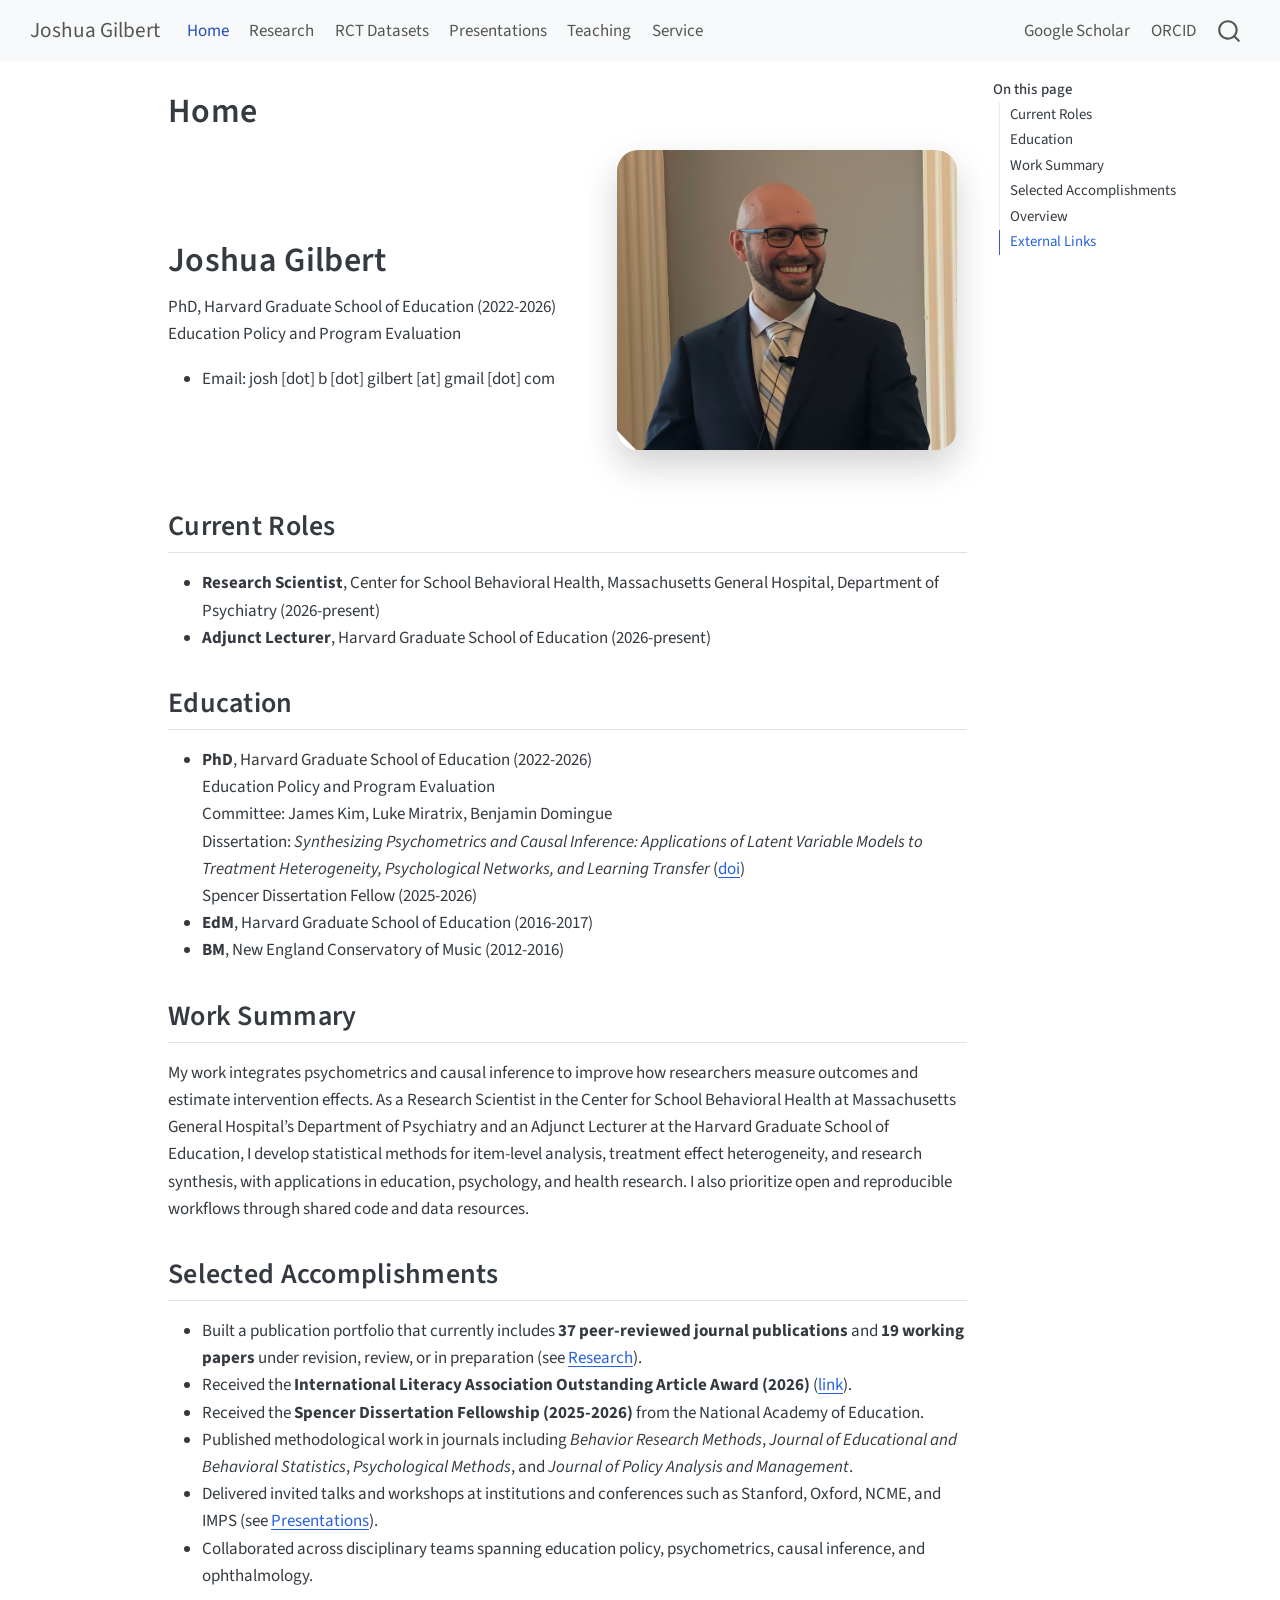
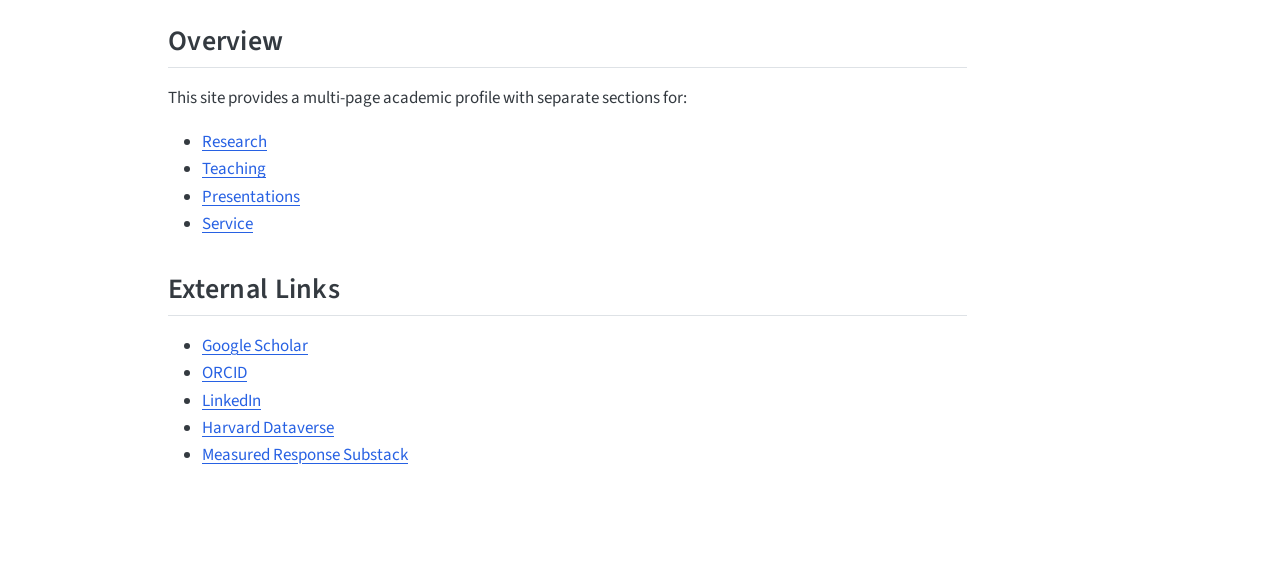
<file: docs/index.html>
<!DOCTYPE html>
<html xmlns="http://www.w3.org/1999/xhtml" lang="en" xml:lang="en"><head>

<meta charset="utf-8">
<meta name="generator" content="quarto-1.9.37">

<meta name="viewport" content="width=device-width, initial-scale=1.0, user-scalable=yes">


<title>Home – Joshua Gilbert</title>
<style>
/* Default styles provided by pandoc.
** See https://pandoc.org/MANUAL.html#variables-for-html for config info.
*/
code{white-space: pre-wrap;}
span.smallcaps{font-variant: small-caps;}
div.columns{display: flex; gap: min(4vw, 1.5em);}
div.column{flex: auto; overflow-x: auto;}
div.hanging-indent{margin-left: 1.5em; text-indent: -1.5em;}
ul.task-list{list-style: none;}
ul.task-list li input[type="checkbox"] {
  width: 0.8em;
  margin: 0 0.8em 0.2em -1em; /* quarto-specific, see https://github.com/quarto-dev/quarto-cli/issues/4556 */ 
  vertical-align: middle;
}
</style>


<script src="site_libs/quarto-nav/quarto-nav.js"></script>
<script src="site_libs/quarto-nav/headroom.min.js"></script>
<script src="site_libs/clipboard/clipboard.min.js"></script>
<script src="site_libs/quarto-search/autocomplete.umd.js"></script>
<script src="site_libs/quarto-search/fuse.min.js"></script>
<script src="site_libs/quarto-search/quarto-search.js"></script>
<meta name="quarto:offset" content="./">
<script src="site_libs/quarto-html/quarto.js" type="module"></script>
<script src="site_libs/quarto-html/tabsets/tabsets.js" type="module"></script>
<script src="site_libs/quarto-html/popper.min.js"></script>
<script src="site_libs/quarto-html/tippy.umd.min.js"></script>
<script src="site_libs/quarto-html/anchor.min.js"></script>
<link href="site_libs/quarto-html/tippy.css" rel="stylesheet">
<link href="site_libs/quarto-html/quarto-syntax-highlighting-7f8f88aac4f3542376d5c11b86a4c14d.css" rel="stylesheet" id="quarto-text-highlighting-styles">
<script src="site_libs/bootstrap/bootstrap.min.js"></script>
<link href="site_libs/bootstrap/bootstrap-icons.css" rel="stylesheet">
<link href="site_libs/bootstrap/bootstrap-158031087360bce0ff56dc785ce39e06.min.css" rel="stylesheet" append-hash="true" id="quarto-bootstrap" data-mode="light">
<script id="quarto-search-options" type="application/json">{
  "location": "navbar",
  "copy-button": false,
  "collapse-after": 3,
  "panel-placement": "end",
  "type": "overlay",
  "limit": 50,
  "keyboard-shortcut": [
    "f",
    "/",
    "s"
  ],
  "show-item-context": false,
  "language": {
    "search-no-results-text": "No results",
    "search-matching-documents-text": "matching documents",
    "search-copy-link-title": "Copy link to search",
    "search-hide-matches-text": "Hide additional matches",
    "search-more-match-text": "more match in this document",
    "search-more-matches-text": "more matches in this document",
    "search-clear-button-title": "Clear",
    "search-text-placeholder": "",
    "search-detached-cancel-button-title": "Cancel",
    "search-submit-button-title": "Submit",
    "search-label": "Search"
  }
}</script>


<link rel="stylesheet" href="styles.css">
</head>

<body class="nav-fixed quarto-light">

<div id="quarto-search-results"></div>
  <header id="quarto-header" class="headroom fixed-top">
    <nav class="navbar navbar-expand-lg " data-bs-theme="dark">
      <div class="navbar-container container-fluid">
      <div class="navbar-brand-container mx-auto">
    <a class="navbar-brand" href="./index.html">
    <span class="navbar-title">Joshua Gilbert</span>
    </a>
  </div>
            <div id="quarto-search" class="" title="Search"></div>
          <button class="navbar-toggler" type="button" data-bs-toggle="collapse" data-bs-target="#navbarCollapse" aria-controls="navbarCollapse" role="menu" aria-expanded="false" aria-label="Toggle navigation" onclick="if (window.quartoToggleHeadroom) { window.quartoToggleHeadroom(); }">
  <span class="navbar-toggler-icon"></span>
</button>
          <div class="collapse navbar-collapse" id="navbarCollapse">
            <ul class="navbar-nav navbar-nav-scroll me-auto">
  <li class="nav-item">
    <a class="nav-link active" href="./index.html" aria-current="page"> 
<span class="menu-text">Home</span></a>
  </li>  
  <li class="nav-item">
    <a class="nav-link" href="./research.html"> 
<span class="menu-text">Research</span></a>
  </li>  
  <li class="nav-item">
    <a class="nav-link" href="./rct-datasets.html"> 
<span class="menu-text">RCT Datasets</span></a>
  </li>  
  <li class="nav-item">
    <a class="nav-link" href="./presentations.html"> 
<span class="menu-text">Presentations</span></a>
  </li>  
  <li class="nav-item">
    <a class="nav-link" href="./teaching.html"> 
<span class="menu-text">Teaching</span></a>
  </li>  
  <li class="nav-item">
    <a class="nav-link" href="./service.html"> 
<span class="menu-text">Service</span></a>
  </li>  
</ul>
            <ul class="navbar-nav navbar-nav-scroll ms-auto">
  <li class="nav-item">
    <a class="nav-link" href="https://scholar.google.com/citations?user=OCdG4IgAAAAJ&amp;hl=en"> 
<span class="menu-text">Google Scholar</span></a>
  </li>  
  <li class="nav-item">
    <a class="nav-link" href="https://orcid.org/0000-0003-3496-2710"> 
<span class="menu-text">ORCID</span></a>
  </li>  
</ul>
          </div> <!-- /navcollapse -->
            <div class="quarto-navbar-tools">
</div>
      </div> <!-- /container-fluid -->
    </nav>
</header>
<!-- content -->
<div id="quarto-content" class="quarto-container page-columns page-rows-contents page-layout-article page-navbar">
<!-- sidebar -->
<!-- margin-sidebar -->
    <div id="quarto-margin-sidebar" class="sidebar margin-sidebar">
        <nav id="TOC" role="doc-toc" class="toc-active">
    <h2 id="toc-title">On this page</h2>
   
  <ul>
  <li><a href="#current-roles" id="toc-current-roles" class="nav-link active" data-scroll-target="#current-roles">Current Roles</a></li>
  <li><a href="#education" id="toc-education" class="nav-link" data-scroll-target="#education">Education</a></li>
  <li><a href="#work-summary" id="toc-work-summary" class="nav-link" data-scroll-target="#work-summary">Work Summary</a></li>
  <li><a href="#selected-accomplishments" id="toc-selected-accomplishments" class="nav-link" data-scroll-target="#selected-accomplishments">Selected Accomplishments</a></li>
  <li><a href="#overview" id="toc-overview" class="nav-link" data-scroll-target="#overview">Overview</a></li>
  <li><a href="#external-links" id="toc-external-links" class="nav-link" data-scroll-target="#external-links">External Links</a></li>
  </ul>
</nav>
    </div>
<!-- main -->
<main class="content" id="quarto-document-content">

<header id="title-block-header" class="quarto-title-block default">
<div class="quarto-title">
<h1 class="title">Home</h1>
</div>



<div class="quarto-title-meta">

    
  
    
  </div>
  


</header>


<div class="home-hero">
<section id="joshua-gilbert" class="level1 home-hero-copy">
<h1>Joshua Gilbert</h1>
<p>PhD, Harvard Graduate School of Education (2022-2026)<br>
Education Policy and Program Evaluation</p>
<ul>
<li>Email: josh [dot] b [dot] gilbert [at] gmail [dot] com</li>
</ul>
</section>
<div class="home-hero-photo">
<p><img src="pictures/JG Headshot 2026 AI.png" class="img-fluid" alt="Portrait of Joshua Gilbert"></p>
</div>
</div>
<section id="current-roles" class="level2">
<h2 class="anchored" data-anchor-id="current-roles">Current Roles</h2>
<ul>
<li><strong>Research Scientist</strong>, Center for School Behavioral Health, Massachusetts General Hospital, Department of Psychiatry (2026-present)</li>
<li><strong>Adjunct Lecturer</strong>, Harvard Graduate School of Education (2026-present)</li>
</ul>
</section>
<section id="education" class="level2">
<h2 class="anchored" data-anchor-id="education">Education</h2>
<ul>
<li><strong>PhD</strong>, Harvard Graduate School of Education (2022-2026)<br> Education Policy and Program Evaluation<br> Committee: James Kim, Luke Miratrix, Benjamin Domingue<br> Dissertation: <em>Synthesizing Psychometrics and Causal Inference: Applications of Latent Variable Models to Treatment Heterogeneity, Psychological Networks, and Learning Transfer</em> (<a href="https://search.proquest.com/dissertations-theses/synthesizing-psychometrics-causal-inference/docview/3351309392/se-2?accountid=11311">doi</a>)<br>
Spencer Dissertation Fellow (2025-2026)</li>
<li><strong>EdM</strong>, Harvard Graduate School of Education (2016-2017)</li>
<li><strong>BM</strong>, New England Conservatory of Music (2012-2016)</li>
</ul>
</section>
<section id="work-summary" class="level2">
<h2 class="anchored" data-anchor-id="work-summary">Work Summary</h2>
<p>My work integrates psychometrics and causal inference to improve how researchers measure outcomes and estimate intervention effects. As a Research Scientist in the Center for School Behavioral Health at Massachusetts General Hospital’s Department of Psychiatry and an Adjunct Lecturer at the Harvard Graduate School of Education, I develop statistical methods for item-level analysis, treatment effect heterogeneity, and research synthesis, with applications in education, psychology, and health research. I also prioritize open and reproducible workflows through shared code and data resources.</p>
</section>
<section id="selected-accomplishments" class="level2">
<h2 class="anchored" data-anchor-id="selected-accomplishments">Selected Accomplishments</h2>
<ul>
<li>Built a publication portfolio that currently includes <strong>37 peer-reviewed journal publications</strong> and <strong>19 working papers</strong> under revision, review, or in preparation (see <a href="./research.html">Research</a>).</li>
<li>Received the <strong>International Literacy Association Outstanding Article Award (2026)</strong> (<a href="https://www.literacyworldwide.org/get-involved/awards-recognition/awards-grants/outstanding-article-award-reading-research-quarterly">link</a>).</li>
<li>Received the <strong>Spencer Dissertation Fellowship (2025-2026)</strong> from the National Academy of Education.</li>
<li>Published methodological work in journals including <em>Behavior Research Methods</em>, <em>Journal of Educational and Behavioral Statistics</em>, <em>Psychological Methods</em>, and <em>Journal of Policy Analysis and Management</em>.</li>
<li>Delivered invited talks and workshops at institutions and conferences such as Stanford, Oxford, NCME, and IMPS (see <a href="./presentations.html">Presentations</a>).</li>
<li>Collaborated across disciplinary teams spanning education policy, psychometrics, causal inference, and ophthalmology.</li>
</ul>
</section>
<section id="overview" class="level2">
<h2 class="anchored" data-anchor-id="overview">Overview</h2>
<p>This site provides a multi-page academic profile with separate sections for:</p>
<ul>
<li><a href="./research.html">Research</a></li>
<li><a href="./teaching.html">Teaching</a></li>
<li><a href="./presentations.html">Presentations</a></li>
<li><a href="./service.html">Service</a></li>
</ul>
</section>
<section id="external-links" class="level2">
<h2 class="anchored" data-anchor-id="external-links">External Links</h2>
<ul>
<li><a href="https://scholar.google.com/citations?user=OCdG4IgAAAAJ&amp;hl=en">Google Scholar</a></li>
<li><a href="https://orcid.org/0000-0003-3496-2710">ORCID</a></li>
<li><a href="https://www.linkedin.com/in/josh-b-gilbert/">LinkedIn</a></li>
<li><a href="https://dataverse.harvard.edu/dataverse/josh_gilbert/">Harvard Dataverse</a></li>
<li><a href="https://measuredresponse.substack.com">Measured Response Substack</a></li>
</ul>


</section>

</main> <!-- /main -->
<script id="quarto-html-after-body" type="application/javascript">
  window.document.addEventListener("DOMContentLoaded", function (event) {
    const icon = "";
    const anchorJS = new window.AnchorJS();
    anchorJS.options = {
      placement: 'right',
      icon: icon
    };
    anchorJS.add('.anchored');
    const isCodeAnnotation = (el) => {
      for (const clz of el.classList) {
        if (clz.startsWith('code-annotation-')) {                     
          return true;
        }
      }
      return false;
    }
    const onCopySuccess = function(e) {
      // button target
      const button = e.trigger;
      // don't keep focus
      button.blur();
      // flash "checked"
      button.classList.add('code-copy-button-checked');
      var currentTitle = button.getAttribute("title");
      button.setAttribute("title", "Copied!");
      let tooltip;
      if (window.bootstrap) {
        button.setAttribute("data-bs-toggle", "tooltip");
        button.setAttribute("data-bs-placement", "left");
        button.setAttribute("data-bs-title", "Copied!");
        tooltip = new bootstrap.Tooltip(button, 
          { trigger: "manual", 
            customClass: "code-copy-button-tooltip",
            offset: [0, -8]});
        tooltip.show();    
      }
      setTimeout(function() {
        if (tooltip) {
          tooltip.hide();
          button.removeAttribute("data-bs-title");
          button.removeAttribute("data-bs-toggle");
          button.removeAttribute("data-bs-placement");
        }
        button.setAttribute("title", currentTitle);
        button.classList.remove('code-copy-button-checked');
      }, 1000);
      // clear code selection
      e.clearSelection();
    }
    const getTextToCopy = function(trigger) {
      const outerScaffold = trigger.parentElement.cloneNode(true);
      const codeEl = outerScaffold.querySelector('code');
      for (const childEl of codeEl.children) {
        if (isCodeAnnotation(childEl)) {
          childEl.remove();
        }
      }
      return codeEl.innerText;
    }
    const clipboard = new window.ClipboardJS('.code-copy-button:not([data-in-quarto-modal])', {
      text: getTextToCopy
    });
    clipboard.on('success', onCopySuccess);
    if (window.document.getElementById('quarto-embedded-source-code-modal')) {
      const clipboardModal = new window.ClipboardJS('.code-copy-button[data-in-quarto-modal]', {
        text: getTextToCopy,
        container: window.document.getElementById('quarto-embedded-source-code-modal')
      });
      clipboardModal.on('success', onCopySuccess);
    }
      var localhostRegex = new RegExp(/^(?:http|https):\/\/localhost\:?[0-9]*\//);
      var mailtoRegex = new RegExp(/^mailto:/);
        var filterRegex = new RegExp('/' + window.location.host + '/');
      var isInternal = (href) => {
          return filterRegex.test(href) || localhostRegex.test(href) || mailtoRegex.test(href);
      }
      // Inspect non-navigation links and adorn them if external
     var links = window.document.querySelectorAll('a[href]:not(.nav-link):not(.navbar-brand):not(.toc-action):not(.sidebar-link):not(.sidebar-item-toggle):not(.pagination-link):not(.no-external):not([aria-hidden]):not(.dropdown-item):not(.quarto-navigation-tool):not(.about-link)');
      for (var i=0; i<links.length; i++) {
        const link = links[i];
        if (!isInternal(link.href)) {
          // undo the damage that might have been done by quarto-nav.js in the case of
          // links that we want to consider external
          if (link.dataset.originalHref !== undefined) {
            link.href = link.dataset.originalHref;
          }
        }
      }
    function tippyHover(el, contentFn, onTriggerFn, onUntriggerFn) {
      const config = {
        allowHTML: true,
        maxWidth: 500,
        delay: 100,
        arrow: false,
        appendTo: function(el) {
            return el.parentElement;
        },
        interactive: true,
        interactiveBorder: 10,
        theme: 'quarto',
        placement: 'bottom-start',
      };
      if (contentFn) {
        config.content = contentFn;
      }
      if (onTriggerFn) {
        config.onTrigger = onTriggerFn;
      }
      if (onUntriggerFn) {
        config.onUntrigger = onUntriggerFn;
      }
      window.tippy(el, config); 
    }
    const noterefs = window.document.querySelectorAll('a[role="doc-noteref"]');
    for (var i=0; i<noterefs.length; i++) {
      const ref = noterefs[i];
      tippyHover(ref, function() {
        // use id or data attribute instead here
        let href = ref.getAttribute('data-footnote-href') || ref.getAttribute('href');
        try { href = new URL(href).hash; } catch {}
        const id = href.replace(/^#\/?/, "");
        const note = window.document.getElementById(id);
        if (note) {
          return note.innerHTML;
        } else {
          return "";
        }
      });
    }
    const xrefs = window.document.querySelectorAll('a.quarto-xref');
    const processXRef = (id, note) => {
      // Strip column container classes
      const stripColumnClz = (el) => {
        el.classList.remove("page-full", "page-columns");
        if (el.children) {
          for (const child of el.children) {
            stripColumnClz(child);
          }
        }
      }
      stripColumnClz(note)
      if (id === null || id.startsWith('sec-')) {
        // Special case sections, only their first couple elements
        const container = document.createElement("div");
        if (note.children && note.children.length > 2) {
          container.appendChild(note.children[0].cloneNode(true));
          for (let i = 1; i < note.children.length; i++) {
            const child = note.children[i];
            if (child.tagName === "P" && child.innerText === "") {
              continue;
            } else {
              container.appendChild(child.cloneNode(true));
              break;
            }
          }
          if (window.Quarto?.typesetMath) {
            window.Quarto.typesetMath(container);
          }
          return container.innerHTML
        } else {
          if (window.Quarto?.typesetMath) {
            window.Quarto.typesetMath(note);
          }
          return note.innerHTML;
        }
      } else {
        // Remove any anchor links if they are present
        const anchorLink = note.querySelector('a.anchorjs-link');
        if (anchorLink) {
          anchorLink.remove();
        }
        if (window.Quarto?.typesetMath) {
          window.Quarto.typesetMath(note);
        }
        if (note.classList.contains("callout")) {
          return note.outerHTML;
        } else {
          return note.innerHTML;
        }
      }
    }
    for (var i=0; i<xrefs.length; i++) {
      const xref = xrefs[i];
      tippyHover(xref, undefined, function(instance) {
        instance.disable();
        let url = xref.getAttribute('href');
        let hash = undefined; 
        if (url.startsWith('#')) {
          hash = url;
        } else {
          try { hash = new URL(url).hash; } catch {}
        }
        if (hash) {
          const id = hash.replace(/^#\/?/, "");
          const note = window.document.getElementById(id);
          if (note !== null) {
            try {
              const html = processXRef(id, note.cloneNode(true));
              instance.setContent(html);
            } finally {
              instance.enable();
              instance.show();
            }
          } else {
            // See if we can fetch this
            fetch(url.split('#')[0])
            .then(res => res.text())
            .then(html => {
              const parser = new DOMParser();
              const htmlDoc = parser.parseFromString(html, "text/html");
              const note = htmlDoc.getElementById(id);
              if (note !== null) {
                const html = processXRef(id, note);
                instance.setContent(html);
              } 
            }).finally(() => {
              instance.enable();
              instance.show();
            });
          }
        } else {
          // See if we can fetch a full url (with no hash to target)
          // This is a special case and we should probably do some content thinning / targeting
          fetch(url)
          .then(res => res.text())
          .then(html => {
            const parser = new DOMParser();
            const htmlDoc = parser.parseFromString(html, "text/html");
            const note = htmlDoc.querySelector('main.content');
            if (note !== null) {
              // This should only happen for chapter cross references
              // (since there is no id in the URL)
              // remove the first header
              if (note.children.length > 0 && note.children[0].tagName === "HEADER") {
                note.children[0].remove();
              }
              const html = processXRef(null, note);
              instance.setContent(html);
            } 
          }).finally(() => {
            instance.enable();
            instance.show();
          });
        }
      }, function(instance) {
      });
    }
        let selectedAnnoteEl;
        const selectorForAnnotation = ( cell, annotation) => {
          let cellAttr = 'data-code-cell="' + cell + '"';
          let lineAttr = 'data-code-annotation="' +  annotation + '"';
          const selector = 'span[' + cellAttr + '][' + lineAttr + ']';
          return selector;
        }
        const selectCodeLines = (annoteEl) => {
          const doc = window.document;
          const targetCell = annoteEl.getAttribute("data-target-cell");
          const targetAnnotation = annoteEl.getAttribute("data-target-annotation");
          const annoteSpan = window.document.querySelector(selectorForAnnotation(targetCell, targetAnnotation));
          const lines = annoteSpan.getAttribute("data-code-lines").split(",");
          const lineIds = lines.map((line) => {
            return targetCell + "-" + line;
          })
          let top = null;
          let height = null;
          let parent = null;
          if (lineIds.length > 0) {
              //compute the position of the single el (top and bottom and make a div)
              const el = window.document.getElementById(lineIds[0]);
              top = el.offsetTop;
              height = el.offsetHeight;
              parent = el.parentElement.parentElement;
            if (lineIds.length > 1) {
              const lastEl = window.document.getElementById(lineIds[lineIds.length - 1]);
              const bottom = lastEl.offsetTop + lastEl.offsetHeight;
              height = bottom - top;
            }
            if (top !== null && height !== null && parent !== null) {
              // cook up a div (if necessary) and position it 
              let div = window.document.getElementById("code-annotation-line-highlight");
              if (div === null) {
                div = window.document.createElement("div");
                div.setAttribute("id", "code-annotation-line-highlight");
                div.style.position = 'absolute';
                parent.appendChild(div);
              }
              div.style.top = top - 2 + "px";
              div.style.height = height + 4 + "px";
              div.style.left = 0;
              let gutterDiv = window.document.getElementById("code-annotation-line-highlight-gutter");
              if (gutterDiv === null) {
                gutterDiv = window.document.createElement("div");
                gutterDiv.setAttribute("id", "code-annotation-line-highlight-gutter");
                gutterDiv.style.position = 'absolute';
                const codeCell = window.document.getElementById(targetCell);
                const gutter = codeCell.querySelector('.code-annotation-gutter');
                gutter.appendChild(gutterDiv);
              }
              gutterDiv.style.top = top - 2 + "px";
              gutterDiv.style.height = height + 4 + "px";
            }
            selectedAnnoteEl = annoteEl;
          }
        };
        const unselectCodeLines = () => {
          const elementsIds = ["code-annotation-line-highlight", "code-annotation-line-highlight-gutter"];
          elementsIds.forEach((elId) => {
            const div = window.document.getElementById(elId);
            if (div) {
              div.remove();
            }
          });
          selectedAnnoteEl = undefined;
        };
          // Handle positioning of the toggle
      window.addEventListener(
        "resize",
        throttle(() => {
          elRect = undefined;
          if (selectedAnnoteEl) {
            selectCodeLines(selectedAnnoteEl);
          }
        }, 10)
      );
      function throttle(fn, ms) {
      let throttle = false;
      let timer;
        return (...args) => {
          if(!throttle) { // first call gets through
              fn.apply(this, args);
              throttle = true;
          } else { // all the others get throttled
              if(timer) clearTimeout(timer); // cancel #2
              timer = setTimeout(() => {
                fn.apply(this, args);
                timer = throttle = false;
              }, ms);
          }
        };
      }
        // Attach click handler to the DT
        const annoteDls = window.document.querySelectorAll('dt[data-target-cell]');
        for (const annoteDlNode of annoteDls) {
          annoteDlNode.addEventListener('click', (event) => {
            const clickedEl = event.target;
            if (clickedEl !== selectedAnnoteEl) {
              unselectCodeLines();
              const activeEl = window.document.querySelector('dt[data-target-cell].code-annotation-active');
              if (activeEl) {
                activeEl.classList.remove('code-annotation-active');
              }
              selectCodeLines(clickedEl);
              clickedEl.classList.add('code-annotation-active');
            } else {
              // Unselect the line
              unselectCodeLines();
              clickedEl.classList.remove('code-annotation-active');
            }
          });
        }
    const findCites = (el) => {
      const parentEl = el.parentElement;
      if (parentEl) {
        const cites = parentEl.dataset.cites;
        if (cites) {
          return {
            el,
            cites: cites.split(' ')
          };
        } else {
          return findCites(el.parentElement)
        }
      } else {
        return undefined;
      }
    };
    var bibliorefs = window.document.querySelectorAll('a[role="doc-biblioref"]');
    for (var i=0; i<bibliorefs.length; i++) {
      const ref = bibliorefs[i];
      const citeInfo = findCites(ref);
      if (citeInfo) {
        tippyHover(citeInfo.el, function() {
          var popup = window.document.createElement('div');
          citeInfo.cites.forEach(function(cite) {
            var citeDiv = window.document.createElement('div');
            citeDiv.classList.add('hanging-indent');
            citeDiv.classList.add('csl-entry');
            var biblioDiv = window.document.getElementById('ref-' + cite);
            if (biblioDiv) {
              citeDiv.innerHTML = biblioDiv.innerHTML;
            }
            popup.appendChild(citeDiv);
          });
          return popup.innerHTML;
        });
      }
    }
  });
  </script>
</div> <!-- /content -->




</body></html>
</file>
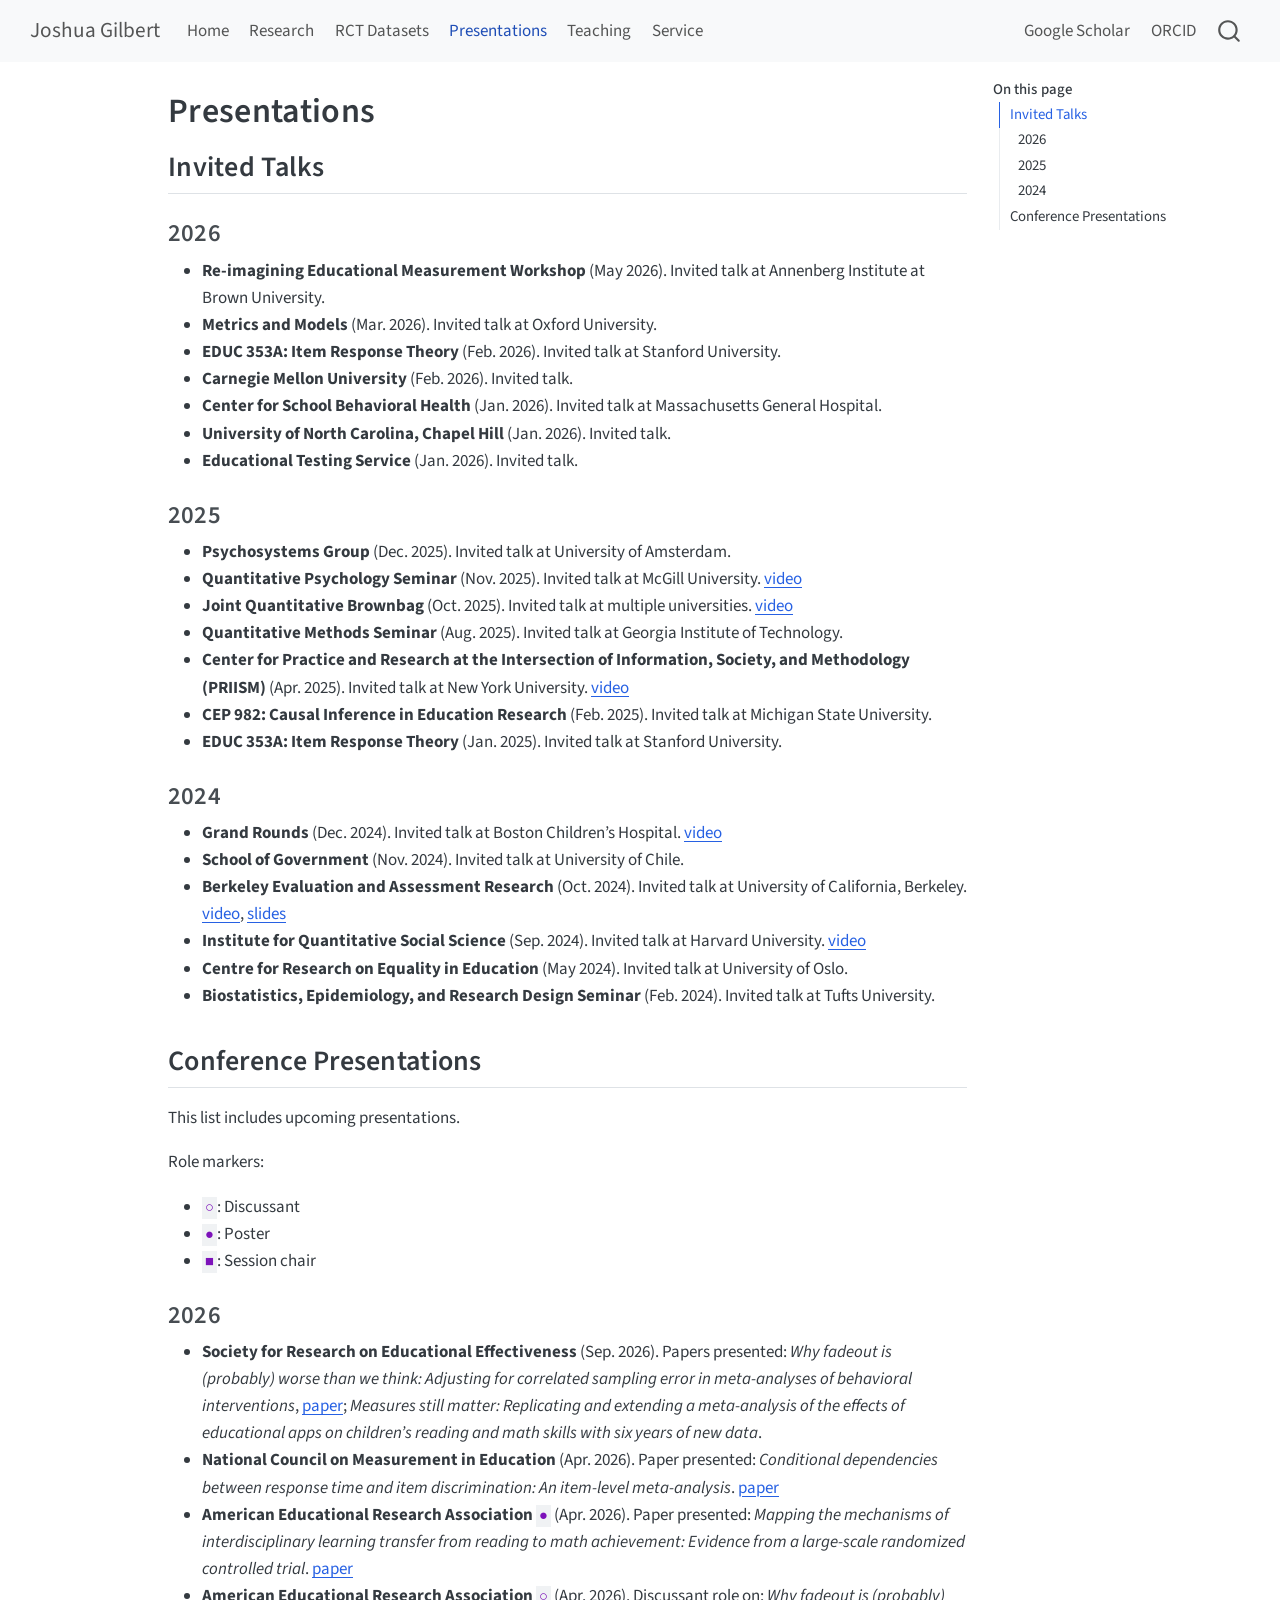
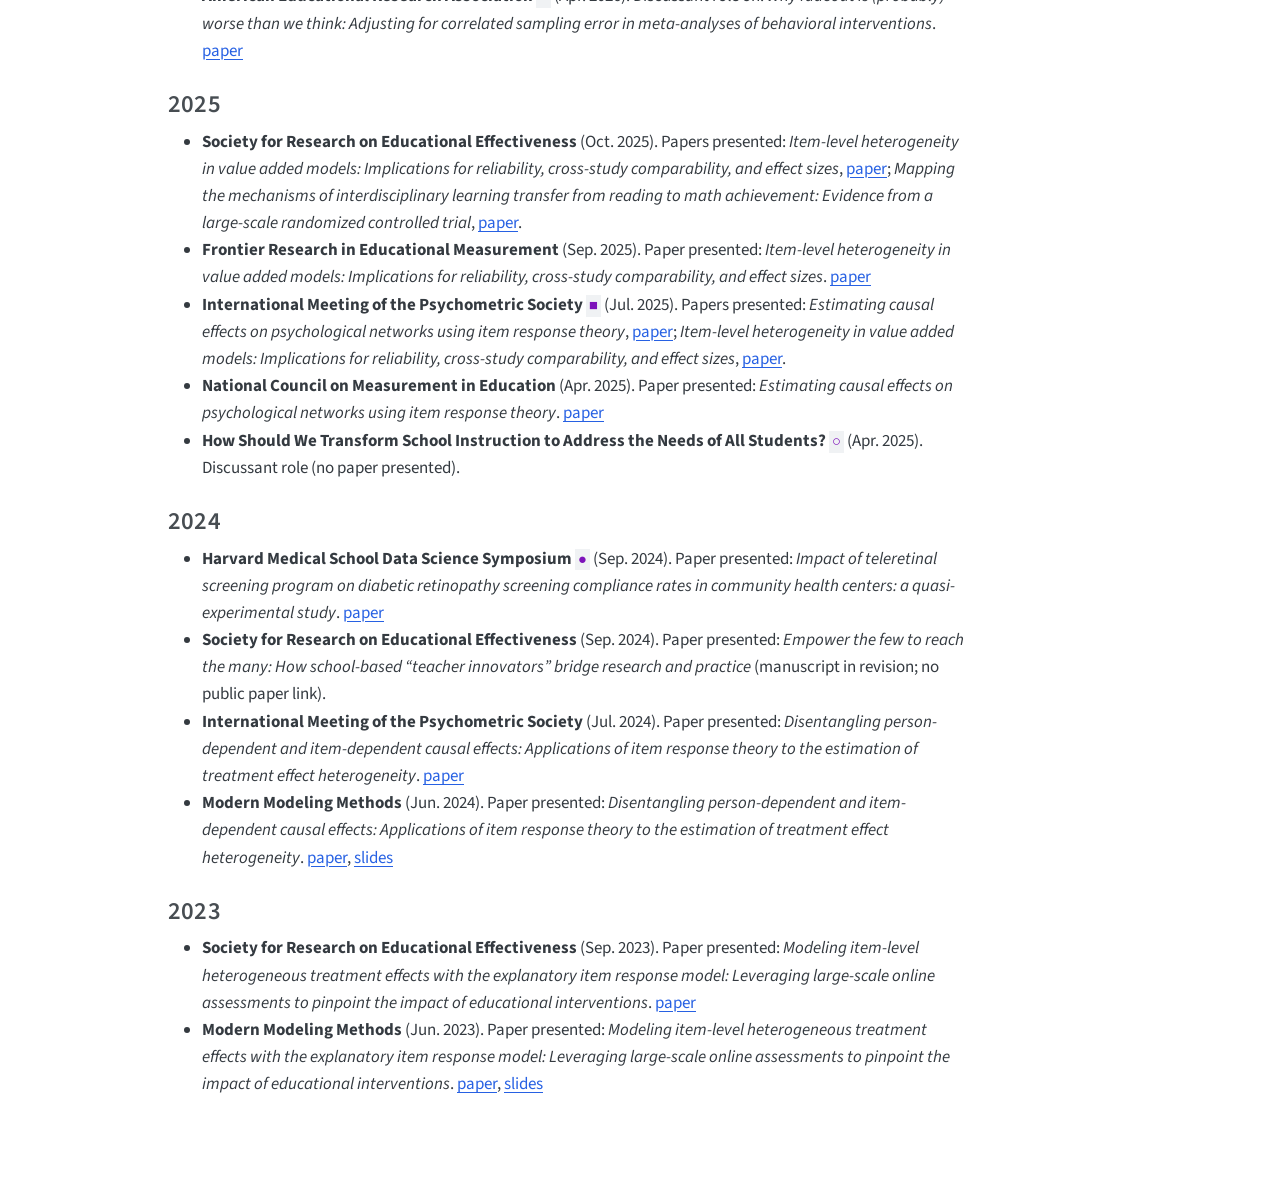
<file: docs/presentations.html>
<!DOCTYPE html>
<html xmlns="http://www.w3.org/1999/xhtml" lang="en" xml:lang="en"><head>

<meta charset="utf-8">
<meta name="generator" content="quarto-1.9.37">

<meta name="viewport" content="width=device-width, initial-scale=1.0, user-scalable=yes">


<title>Presentations – Joshua Gilbert</title>
<style>
/* Default styles provided by pandoc.
** See https://pandoc.org/MANUAL.html#variables-for-html for config info.
*/
code{white-space: pre-wrap;}
span.smallcaps{font-variant: small-caps;}
div.columns{display: flex; gap: min(4vw, 1.5em);}
div.column{flex: auto; overflow-x: auto;}
div.hanging-indent{margin-left: 1.5em; text-indent: -1.5em;}
ul.task-list{list-style: none;}
ul.task-list li input[type="checkbox"] {
  width: 0.8em;
  margin: 0 0.8em 0.2em -1em; /* quarto-specific, see https://github.com/quarto-dev/quarto-cli/issues/4556 */ 
  vertical-align: middle;
}
</style>


<script src="site_libs/quarto-nav/quarto-nav.js"></script>
<script src="site_libs/quarto-nav/headroom.min.js"></script>
<script src="site_libs/clipboard/clipboard.min.js"></script>
<script src="site_libs/quarto-search/autocomplete.umd.js"></script>
<script src="site_libs/quarto-search/fuse.min.js"></script>
<script src="site_libs/quarto-search/quarto-search.js"></script>
<meta name="quarto:offset" content="./">
<script src="site_libs/quarto-html/quarto.js" type="module"></script>
<script src="site_libs/quarto-html/tabsets/tabsets.js" type="module"></script>
<script src="site_libs/quarto-html/popper.min.js"></script>
<script src="site_libs/quarto-html/tippy.umd.min.js"></script>
<script src="site_libs/quarto-html/anchor.min.js"></script>
<link href="site_libs/quarto-html/tippy.css" rel="stylesheet">
<link href="site_libs/quarto-html/quarto-syntax-highlighting-7f8f88aac4f3542376d5c11b86a4c14d.css" rel="stylesheet" id="quarto-text-highlighting-styles">
<script src="site_libs/bootstrap/bootstrap.min.js"></script>
<link href="site_libs/bootstrap/bootstrap-icons.css" rel="stylesheet">
<link href="site_libs/bootstrap/bootstrap-158031087360bce0ff56dc785ce39e06.min.css" rel="stylesheet" append-hash="true" id="quarto-bootstrap" data-mode="light">
<script id="quarto-search-options" type="application/json">{
  "location": "navbar",
  "copy-button": false,
  "collapse-after": 3,
  "panel-placement": "end",
  "type": "overlay",
  "limit": 50,
  "keyboard-shortcut": [
    "f",
    "/",
    "s"
  ],
  "show-item-context": false,
  "language": {
    "search-no-results-text": "No results",
    "search-matching-documents-text": "matching documents",
    "search-copy-link-title": "Copy link to search",
    "search-hide-matches-text": "Hide additional matches",
    "search-more-match-text": "more match in this document",
    "search-more-matches-text": "more matches in this document",
    "search-clear-button-title": "Clear",
    "search-text-placeholder": "",
    "search-detached-cancel-button-title": "Cancel",
    "search-submit-button-title": "Submit",
    "search-label": "Search"
  }
}</script>


<link rel="stylesheet" href="styles.css">
</head>

<body class="nav-fixed quarto-light">

<div id="quarto-search-results"></div>
  <header id="quarto-header" class="headroom fixed-top">
    <nav class="navbar navbar-expand-lg " data-bs-theme="dark">
      <div class="navbar-container container-fluid">
      <div class="navbar-brand-container mx-auto">
    <a class="navbar-brand" href="./index.html">
    <span class="navbar-title">Joshua Gilbert</span>
    </a>
  </div>
            <div id="quarto-search" class="" title="Search"></div>
          <button class="navbar-toggler" type="button" data-bs-toggle="collapse" data-bs-target="#navbarCollapse" aria-controls="navbarCollapse" role="menu" aria-expanded="false" aria-label="Toggle navigation" onclick="if (window.quartoToggleHeadroom) { window.quartoToggleHeadroom(); }">
  <span class="navbar-toggler-icon"></span>
</button>
          <div class="collapse navbar-collapse" id="navbarCollapse">
            <ul class="navbar-nav navbar-nav-scroll me-auto">
  <li class="nav-item">
    <a class="nav-link" href="./index.html"> 
<span class="menu-text">Home</span></a>
  </li>  
  <li class="nav-item">
    <a class="nav-link" href="./research.html"> 
<span class="menu-text">Research</span></a>
  </li>  
  <li class="nav-item">
    <a class="nav-link" href="./rct-datasets.html"> 
<span class="menu-text">RCT Datasets</span></a>
  </li>  
  <li class="nav-item">
    <a class="nav-link active" href="./presentations.html" aria-current="page"> 
<span class="menu-text">Presentations</span></a>
  </li>  
  <li class="nav-item">
    <a class="nav-link" href="./teaching.html"> 
<span class="menu-text">Teaching</span></a>
  </li>  
  <li class="nav-item">
    <a class="nav-link" href="./service.html"> 
<span class="menu-text">Service</span></a>
  </li>  
</ul>
            <ul class="navbar-nav navbar-nav-scroll ms-auto">
  <li class="nav-item">
    <a class="nav-link" href="https://scholar.google.com/citations?user=OCdG4IgAAAAJ&amp;hl=en"> 
<span class="menu-text">Google Scholar</span></a>
  </li>  
  <li class="nav-item">
    <a class="nav-link" href="https://orcid.org/0000-0003-3496-2710"> 
<span class="menu-text">ORCID</span></a>
  </li>  
</ul>
          </div> <!-- /navcollapse -->
            <div class="quarto-navbar-tools">
</div>
      </div> <!-- /container-fluid -->
    </nav>
</header>
<!-- content -->
<div id="quarto-content" class="quarto-container page-columns page-rows-contents page-layout-article page-navbar">
<!-- sidebar -->
<!-- margin-sidebar -->
    <div id="quarto-margin-sidebar" class="sidebar margin-sidebar">
        <nav id="TOC" role="doc-toc" class="toc-active">
    <h2 id="toc-title">On this page</h2>
   
  <ul>
  <li><a href="#invited-talks" id="toc-invited-talks" class="nav-link active" data-scroll-target="#invited-talks">Invited Talks</a>
  <ul class="collapse">
  <li><a href="#section" id="toc-section" class="nav-link" data-scroll-target="#section">2026</a></li>
  <li><a href="#section-1" id="toc-section-1" class="nav-link" data-scroll-target="#section-1">2025</a></li>
  <li><a href="#section-2" id="toc-section-2" class="nav-link" data-scroll-target="#section-2">2024</a></li>
  </ul></li>
  <li><a href="#conference-presentations" id="toc-conference-presentations" class="nav-link" data-scroll-target="#conference-presentations">Conference Presentations</a>
  <ul class="collapse">
  <li><a href="#section-3" id="toc-section-3" class="nav-link" data-scroll-target="#section-3">2026</a></li>
  <li><a href="#section-4" id="toc-section-4" class="nav-link" data-scroll-target="#section-4">2025</a></li>
  <li><a href="#section-5" id="toc-section-5" class="nav-link" data-scroll-target="#section-5">2024</a></li>
  <li><a href="#section-6" id="toc-section-6" class="nav-link" data-scroll-target="#section-6">2023</a></li>
  </ul></li>
  </ul>
</nav>
    </div>
<!-- main -->
<main class="content" id="quarto-document-content">

<header id="title-block-header" class="quarto-title-block default">
<div class="quarto-title">
<h1 class="title">Presentations</h1>
</div>



<div class="quarto-title-meta">

    
  
    
  </div>
  


</header>


<section id="invited-talks" class="level2">
<h2 class="anchored" data-anchor-id="invited-talks">Invited Talks</h2>
<section id="section" class="level3">
<h3 class="anchored" data-anchor-id="section">2026</h3>
<ul>
<li><strong>Re-imagining Educational Measurement Workshop</strong> (May 2026). Invited talk at Annenberg Institute at Brown University.</li>
<li><strong>Metrics and Models</strong> (Mar.&nbsp;2026). Invited talk at Oxford University.</li>
<li><strong>EDUC 353A: Item Response Theory</strong> (Feb.&nbsp;2026). Invited talk at Stanford University.</li>
<li><strong>Carnegie Mellon University</strong> (Feb.&nbsp;2026). Invited talk.</li>
<li><strong>Center for School Behavioral Health</strong> (Jan.&nbsp;2026). Invited talk at Massachusetts General Hospital.</li>
<li><strong>University of North Carolina, Chapel Hill</strong> (Jan.&nbsp;2026). Invited talk.</li>
<li><strong>Educational Testing Service</strong> (Jan.&nbsp;2026). Invited talk.</li>
</ul>
</section>
<section id="section-1" class="level3">
<h3 class="anchored" data-anchor-id="section-1">2025</h3>
<ul>
<li><strong>Psychosystems Group</strong> (Dec.&nbsp;2025). Invited talk at University of Amsterdam.</li>
<li><strong>Quantitative Psychology Seminar</strong> (Nov.&nbsp;2025). Invited talk at McGill University. <a href="https://www.youtube.com/watch?v=Hm2pci-n-Bg">video</a></li>
<li><strong>Joint Quantitative Brownbag</strong> (Oct.&nbsp;2025). Invited talk at multiple universities. <a href="https://osu.zoom.us/rec/play/rSn9JffYCT0xgttCwOAYY-OVrRgFIxHlUdaN_jP-YWp_roziomm-mkzlYWx-15qN6EXlMYE1I3cjP7IH.snikx6YCf31QS-cj?eagerLoadZvaPages=sidemenu.billing.plan_management&amp;accessLevel=meeting&amp;canPlayFromShare=true&amp;from=share_recording_detail&amp;continueMode=true&amp;componentName=rec-play&amp;originRequestUrl=https%3A%2F%2Fosu.zoom.us%2Frec%2Fshare%2FtzAbx13OmJfcwAKypG1_8deX1rbruQIeWWkh7lTcdsTjcilj11abF51VDw_illXe.p7AaKkNRM9XNUe1v">video</a></li>
<li><strong>Quantitative Methods Seminar</strong> (Aug.&nbsp;2025). Invited talk at Georgia Institute of Technology.</li>
<li><strong>Center for Practice and Research at the Intersection of Information, Society, and Methodology (PRIISM)</strong> (Apr.&nbsp;2025). Invited talk at New York University. <a href="https://www.youtube.com/watch?v=Khq4cd5z1nw&amp;pp=0gcJCXcA-SJGOe9V">video</a></li>
<li><strong>CEP 982: Causal Inference in Education Research</strong> (Feb.&nbsp;2025). Invited talk at Michigan State University.</li>
<li><strong>EDUC 353A: Item Response Theory</strong> (Jan.&nbsp;2025). Invited talk at Stanford University.</li>
</ul>
</section>
<section id="section-2" class="level3">
<h3 class="anchored" data-anchor-id="section-2">2024</h3>
<ul>
<li><strong>Grand Rounds</strong> (Dec.&nbsp;2024). Invited talk at Boston Children’s Hospital. <a href="https://www.youtube.com/watch?v=PeW9XygJaPY">video</a></li>
<li><strong>School of Government</strong> (Nov.&nbsp;2024). Invited talk at University of Chile.</li>
<li><strong>Berkeley Evaluation and Assessment Research</strong> (Oct.&nbsp;2024). Invited talk at University of California, Berkeley. <a href="https://files.bearcenter.org/video/JGilbert_EstimatingHeterogeneousEffects_20241029.mp4">video</a>, <a href="https://files.bearcenter.org/papers/slides_20241029_JGilbert_EstimatingHeterogenousEffects.pdf">slides</a></li>
<li><strong>Institute for Quantitative Social Science</strong> (Sep.&nbsp;2024). Invited talk at Harvard University. <a href="https://harvard.zoom.us/rec/play/lXkb7LzH6lPiAdDokPMkQgOoQKTp1T_vKTVKF81Zq1YoqS2eZ5B07lcC_elrFwHdt0Ii4xjGzHlxSBPq.4gvKyj7v5FZ0xcpi?canPlayFromShare=true&amp;from=share_recording_detail&amp;continueMode=true&amp;componentName=rec-play&amp;originRequestUrl=https%3A%2F%2Fharvard.zoom.us%2Frec%2Fshare%2FSCCxcknu75ClTBb4YZ5hVT3udEcO9YSyJNwGY9WdN_qg__Y7SppGMISwelujaoAt.bT--j12-GLBaCWJG">video</a></li>
<li><strong>Centre for Research on Equality in Education</strong> (May 2024). Invited talk at University of Oslo.</li>
<li><strong>Biostatistics, Epidemiology, and Research Design Seminar</strong> (Feb.&nbsp;2024). Invited talk at Tufts University.</li>
</ul>
</section>
</section>
<section id="conference-presentations" class="level2">
<h2 class="anchored" data-anchor-id="conference-presentations">Conference Presentations</h2>
<p>This list includes upcoming presentations.</p>
<p>Role markers:</p>
<ul>
<li><code>○</code>: Discussant</li>
<li><code>●</code>: Poster</li>
<li><code>■</code>: Session chair</li>
</ul>
<section id="section-3" class="level3">
<h3 class="anchored" data-anchor-id="section-3">2026</h3>
<ul>
<li><strong>Society for Research on Educational Effectiveness</strong> (Sep.&nbsp;2026). Papers presented: <em>Why fadeout is (probably) worse than we think: Adjusting for correlated sampling error in meta-analyses of behavioral interventions</em>, <a href="https://edworkingpapers.com/ai26-1394">paper</a>; <em>Measures still matter: Replicating and extending a meta-analysis of the effects of educational apps on children’s reading and math skills with six years of new data</em>.</li>
<li><strong>National Council on Measurement in Education</strong> (Apr.&nbsp;2026). Paper presented: <em>Conditional dependencies between response time and item discrimination: An item-level meta-analysis</em>. <a href="https://doi.org/10.31234/osf.io/rp34w_v2">paper</a></li>
<li><strong>American Educational Research Association</strong> <code>●</code> (Apr.&nbsp;2026). Paper presented: <em>Mapping the mechanisms of interdisciplinary learning transfer from reading to math achievement: Evidence from a large-scale randomized controlled trial</em>. <a href="https://edworkingpapers.com/ai26-1376">paper</a></li>
<li><strong>American Educational Research Association</strong> <code>○</code> (Apr.&nbsp;2026). Discussant role on: <em>Why fadeout is (probably) worse than we think: Adjusting for correlated sampling error in meta-analyses of behavioral interventions</em>. <a href="https://edworkingpapers.com/ai26-1394">paper</a></li>
</ul>
</section>
<section id="section-4" class="level3">
<h3 class="anchored" data-anchor-id="section-4">2025</h3>
<ul>
<li><strong>Society for Research on Educational Effectiveness</strong> (Oct.&nbsp;2025). Papers presented: <em>Item-level heterogeneity in value added models: Implications for reliability, cross-study comparability, and effect sizes</em>, <a href="https://journals.sagepub.com/doi/10.3102/10769986251393339">paper</a>; <em>Mapping the mechanisms of interdisciplinary learning transfer from reading to math achievement: Evidence from a large-scale randomized controlled trial</em>, <a href="https://edworkingpapers.com/ai26-1376">paper</a>.</li>
<li><strong>Frontier Research in Educational Measurement</strong> (Sep.&nbsp;2025). Paper presented: <em>Item-level heterogeneity in value added models: Implications for reliability, cross-study comparability, and effect sizes</em>. <a href="https://journals.sagepub.com/doi/10.3102/10769986251393339">paper</a></li>
<li><strong>International Meeting of the Psychometric Society</strong> <code>■</code> (Jul.&nbsp;2025). Papers presented: <em>Estimating causal effects on psychological networks using item response theory</em>, <a href="https://doi.org/10.1037/met0000764">paper</a>; <em>Item-level heterogeneity in value added models: Implications for reliability, cross-study comparability, and effect sizes</em>, <a href="https://journals.sagepub.com/doi/10.3102/10769986251393339">paper</a>.</li>
<li><strong>National Council on Measurement in Education</strong> (Apr.&nbsp;2025). Paper presented: <em>Estimating causal effects on psychological networks using item response theory</em>. <a href="https://doi.org/10.1037/met0000764">paper</a></li>
<li><strong>How Should We Transform School Instruction to Address the Needs of All Students?</strong> <code>○</code> (Apr.&nbsp;2025). Discussant role (no paper presented).</li>
</ul>
</section>
<section id="section-5" class="level3">
<h3 class="anchored" data-anchor-id="section-5">2024</h3>
<ul>
<li><strong>Harvard Medical School Data Science Symposium</strong> <code>●</code> (Sep.&nbsp;2024). Paper presented: <em>Impact of teleretinal screening program on diabetic retinopathy screening compliance rates in community health centers: a quasi-experimental study</em>. <a href="https://doi.org/10.1186/s12913-025-12472-8">paper</a></li>
<li><strong>Society for Research on Educational Effectiveness</strong> (Sep.&nbsp;2024). Paper presented: <em>Empower the few to reach the many: How school-based “teacher innovators” bridge research and practice</em> (manuscript in revision; no public paper link).</li>
<li><strong>International Meeting of the Psychometric Society</strong> (Jul.&nbsp;2024). Paper presented: <em>Disentangling person-dependent and item-dependent causal effects: Applications of item response theory to the estimation of treatment effect heterogeneity</em>. <a href="https://doi.org/10.3102/10769986241240085">paper</a></li>
<li><strong>Modern Modeling Methods</strong> (Jun.&nbsp;2024). Paper presented: <em>Disentangling person-dependent and item-dependent causal effects: Applications of item response theory to the estimation of treatment effect heterogeneity</em>. <a href="https://doi.org/10.3102/10769986241240085">paper</a>, <a href="https://modeling.media.uconn.edu/wp-content/uploads/sites/1188/2024/07/Disentangling-Person-Dependent-and-Item-Dependent-Causal-Effects-copy.pdf">slides</a></li>
</ul>
</section>
<section id="section-6" class="level3">
<h3 class="anchored" data-anchor-id="section-6">2023</h3>
<ul>
<li><strong>Society for Research on Educational Effectiveness</strong> (Sep.&nbsp;2023). Paper presented: <em>Modeling item-level heterogeneous treatment effects with the explanatory item response model: Leveraging large-scale online assessments to pinpoint the impact of educational interventions</em>. <a href="https://journals.sagepub.com/doi/pdf/10.3102/10769986231171710">paper</a></li>
<li><strong>Modern Modeling Methods</strong> (Jun.&nbsp;2023). Paper presented: <em>Modeling item-level heterogeneous treatment effects with the explanatory item response model: Leveraging large-scale online assessments to pinpoint the impact of educational interventions</em>. <a href="https://journals.sagepub.com/doi/pdf/10.3102/10769986231171710">paper</a>, <a href="https://modeling.uconn.edu/wp-content/uploads/sites/1188/2023/06/Gilbert_IL-HTE-Slides.pdf">slides</a></li>
</ul>


</section>
</section>

</main> <!-- /main -->
<script id="quarto-html-after-body" type="application/javascript">
  window.document.addEventListener("DOMContentLoaded", function (event) {
    const icon = "";
    const anchorJS = new window.AnchorJS();
    anchorJS.options = {
      placement: 'right',
      icon: icon
    };
    anchorJS.add('.anchored');
    const isCodeAnnotation = (el) => {
      for (const clz of el.classList) {
        if (clz.startsWith('code-annotation-')) {                     
          return true;
        }
      }
      return false;
    }
    const onCopySuccess = function(e) {
      // button target
      const button = e.trigger;
      // don't keep focus
      button.blur();
      // flash "checked"
      button.classList.add('code-copy-button-checked');
      var currentTitle = button.getAttribute("title");
      button.setAttribute("title", "Copied!");
      let tooltip;
      if (window.bootstrap) {
        button.setAttribute("data-bs-toggle", "tooltip");
        button.setAttribute("data-bs-placement", "left");
        button.setAttribute("data-bs-title", "Copied!");
        tooltip = new bootstrap.Tooltip(button, 
          { trigger: "manual", 
            customClass: "code-copy-button-tooltip",
            offset: [0, -8]});
        tooltip.show();    
      }
      setTimeout(function() {
        if (tooltip) {
          tooltip.hide();
          button.removeAttribute("data-bs-title");
          button.removeAttribute("data-bs-toggle");
          button.removeAttribute("data-bs-placement");
        }
        button.setAttribute("title", currentTitle);
        button.classList.remove('code-copy-button-checked');
      }, 1000);
      // clear code selection
      e.clearSelection();
    }
    const getTextToCopy = function(trigger) {
      const outerScaffold = trigger.parentElement.cloneNode(true);
      const codeEl = outerScaffold.querySelector('code');
      for (const childEl of codeEl.children) {
        if (isCodeAnnotation(childEl)) {
          childEl.remove();
        }
      }
      return codeEl.innerText;
    }
    const clipboard = new window.ClipboardJS('.code-copy-button:not([data-in-quarto-modal])', {
      text: getTextToCopy
    });
    clipboard.on('success', onCopySuccess);
    if (window.document.getElementById('quarto-embedded-source-code-modal')) {
      const clipboardModal = new window.ClipboardJS('.code-copy-button[data-in-quarto-modal]', {
        text: getTextToCopy,
        container: window.document.getElementById('quarto-embedded-source-code-modal')
      });
      clipboardModal.on('success', onCopySuccess);
    }
      var localhostRegex = new RegExp(/^(?:http|https):\/\/localhost\:?[0-9]*\//);
      var mailtoRegex = new RegExp(/^mailto:/);
        var filterRegex = new RegExp('/' + window.location.host + '/');
      var isInternal = (href) => {
          return filterRegex.test(href) || localhostRegex.test(href) || mailtoRegex.test(href);
      }
      // Inspect non-navigation links and adorn them if external
     var links = window.document.querySelectorAll('a[href]:not(.nav-link):not(.navbar-brand):not(.toc-action):not(.sidebar-link):not(.sidebar-item-toggle):not(.pagination-link):not(.no-external):not([aria-hidden]):not(.dropdown-item):not(.quarto-navigation-tool):not(.about-link)');
      for (var i=0; i<links.length; i++) {
        const link = links[i];
        if (!isInternal(link.href)) {
          // undo the damage that might have been done by quarto-nav.js in the case of
          // links that we want to consider external
          if (link.dataset.originalHref !== undefined) {
            link.href = link.dataset.originalHref;
          }
        }
      }
    function tippyHover(el, contentFn, onTriggerFn, onUntriggerFn) {
      const config = {
        allowHTML: true,
        maxWidth: 500,
        delay: 100,
        arrow: false,
        appendTo: function(el) {
            return el.parentElement;
        },
        interactive: true,
        interactiveBorder: 10,
        theme: 'quarto',
        placement: 'bottom-start',
      };
      if (contentFn) {
        config.content = contentFn;
      }
      if (onTriggerFn) {
        config.onTrigger = onTriggerFn;
      }
      if (onUntriggerFn) {
        config.onUntrigger = onUntriggerFn;
      }
      window.tippy(el, config); 
    }
    const noterefs = window.document.querySelectorAll('a[role="doc-noteref"]');
    for (var i=0; i<noterefs.length; i++) {
      const ref = noterefs[i];
      tippyHover(ref, function() {
        // use id or data attribute instead here
        let href = ref.getAttribute('data-footnote-href') || ref.getAttribute('href');
        try { href = new URL(href).hash; } catch {}
        const id = href.replace(/^#\/?/, "");
        const note = window.document.getElementById(id);
        if (note) {
          return note.innerHTML;
        } else {
          return "";
        }
      });
    }
    const xrefs = window.document.querySelectorAll('a.quarto-xref');
    const processXRef = (id, note) => {
      // Strip column container classes
      const stripColumnClz = (el) => {
        el.classList.remove("page-full", "page-columns");
        if (el.children) {
          for (const child of el.children) {
            stripColumnClz(child);
          }
        }
      }
      stripColumnClz(note)
      if (id === null || id.startsWith('sec-')) {
        // Special case sections, only their first couple elements
        const container = document.createElement("div");
        if (note.children && note.children.length > 2) {
          container.appendChild(note.children[0].cloneNode(true));
          for (let i = 1; i < note.children.length; i++) {
            const child = note.children[i];
            if (child.tagName === "P" && child.innerText === "") {
              continue;
            } else {
              container.appendChild(child.cloneNode(true));
              break;
            }
          }
          if (window.Quarto?.typesetMath) {
            window.Quarto.typesetMath(container);
          }
          return container.innerHTML
        } else {
          if (window.Quarto?.typesetMath) {
            window.Quarto.typesetMath(note);
          }
          return note.innerHTML;
        }
      } else {
        // Remove any anchor links if they are present
        const anchorLink = note.querySelector('a.anchorjs-link');
        if (anchorLink) {
          anchorLink.remove();
        }
        if (window.Quarto?.typesetMath) {
          window.Quarto.typesetMath(note);
        }
        if (note.classList.contains("callout")) {
          return note.outerHTML;
        } else {
          return note.innerHTML;
        }
      }
    }
    for (var i=0; i<xrefs.length; i++) {
      const xref = xrefs[i];
      tippyHover(xref, undefined, function(instance) {
        instance.disable();
        let url = xref.getAttribute('href');
        let hash = undefined; 
        if (url.startsWith('#')) {
          hash = url;
        } else {
          try { hash = new URL(url).hash; } catch {}
        }
        if (hash) {
          const id = hash.replace(/^#\/?/, "");
          const note = window.document.getElementById(id);
          if (note !== null) {
            try {
              const html = processXRef(id, note.cloneNode(true));
              instance.setContent(html);
            } finally {
              instance.enable();
              instance.show();
            }
          } else {
            // See if we can fetch this
            fetch(url.split('#')[0])
            .then(res => res.text())
            .then(html => {
              const parser = new DOMParser();
              const htmlDoc = parser.parseFromString(html, "text/html");
              const note = htmlDoc.getElementById(id);
              if (note !== null) {
                const html = processXRef(id, note);
                instance.setContent(html);
              } 
            }).finally(() => {
              instance.enable();
              instance.show();
            });
          }
        } else {
          // See if we can fetch a full url (with no hash to target)
          // This is a special case and we should probably do some content thinning / targeting
          fetch(url)
          .then(res => res.text())
          .then(html => {
            const parser = new DOMParser();
            const htmlDoc = parser.parseFromString(html, "text/html");
            const note = htmlDoc.querySelector('main.content');
            if (note !== null) {
              // This should only happen for chapter cross references
              // (since there is no id in the URL)
              // remove the first header
              if (note.children.length > 0 && note.children[0].tagName === "HEADER") {
                note.children[0].remove();
              }
              const html = processXRef(null, note);
              instance.setContent(html);
            } 
          }).finally(() => {
            instance.enable();
            instance.show();
          });
        }
      }, function(instance) {
      });
    }
        let selectedAnnoteEl;
        const selectorForAnnotation = ( cell, annotation) => {
          let cellAttr = 'data-code-cell="' + cell + '"';
          let lineAttr = 'data-code-annotation="' +  annotation + '"';
          const selector = 'span[' + cellAttr + '][' + lineAttr + ']';
          return selector;
        }
        const selectCodeLines = (annoteEl) => {
          const doc = window.document;
          const targetCell = annoteEl.getAttribute("data-target-cell");
          const targetAnnotation = annoteEl.getAttribute("data-target-annotation");
          const annoteSpan = window.document.querySelector(selectorForAnnotation(targetCell, targetAnnotation));
          const lines = annoteSpan.getAttribute("data-code-lines").split(",");
          const lineIds = lines.map((line) => {
            return targetCell + "-" + line;
          })
          let top = null;
          let height = null;
          let parent = null;
          if (lineIds.length > 0) {
              //compute the position of the single el (top and bottom and make a div)
              const el = window.document.getElementById(lineIds[0]);
              top = el.offsetTop;
              height = el.offsetHeight;
              parent = el.parentElement.parentElement;
            if (lineIds.length > 1) {
              const lastEl = window.document.getElementById(lineIds[lineIds.length - 1]);
              const bottom = lastEl.offsetTop + lastEl.offsetHeight;
              height = bottom - top;
            }
            if (top !== null && height !== null && parent !== null) {
              // cook up a div (if necessary) and position it 
              let div = window.document.getElementById("code-annotation-line-highlight");
              if (div === null) {
                div = window.document.createElement("div");
                div.setAttribute("id", "code-annotation-line-highlight");
                div.style.position = 'absolute';
                parent.appendChild(div);
              }
              div.style.top = top - 2 + "px";
              div.style.height = height + 4 + "px";
              div.style.left = 0;
              let gutterDiv = window.document.getElementById("code-annotation-line-highlight-gutter");
              if (gutterDiv === null) {
                gutterDiv = window.document.createElement("div");
                gutterDiv.setAttribute("id", "code-annotation-line-highlight-gutter");
                gutterDiv.style.position = 'absolute';
                const codeCell = window.document.getElementById(targetCell);
                const gutter = codeCell.querySelector('.code-annotation-gutter');
                gutter.appendChild(gutterDiv);
              }
              gutterDiv.style.top = top - 2 + "px";
              gutterDiv.style.height = height + 4 + "px";
            }
            selectedAnnoteEl = annoteEl;
          }
        };
        const unselectCodeLines = () => {
          const elementsIds = ["code-annotation-line-highlight", "code-annotation-line-highlight-gutter"];
          elementsIds.forEach((elId) => {
            const div = window.document.getElementById(elId);
            if (div) {
              div.remove();
            }
          });
          selectedAnnoteEl = undefined;
        };
          // Handle positioning of the toggle
      window.addEventListener(
        "resize",
        throttle(() => {
          elRect = undefined;
          if (selectedAnnoteEl) {
            selectCodeLines(selectedAnnoteEl);
          }
        }, 10)
      );
      function throttle(fn, ms) {
      let throttle = false;
      let timer;
        return (...args) => {
          if(!throttle) { // first call gets through
              fn.apply(this, args);
              throttle = true;
          } else { // all the others get throttled
              if(timer) clearTimeout(timer); // cancel #2
              timer = setTimeout(() => {
                fn.apply(this, args);
                timer = throttle = false;
              }, ms);
          }
        };
      }
        // Attach click handler to the DT
        const annoteDls = window.document.querySelectorAll('dt[data-target-cell]');
        for (const annoteDlNode of annoteDls) {
          annoteDlNode.addEventListener('click', (event) => {
            const clickedEl = event.target;
            if (clickedEl !== selectedAnnoteEl) {
              unselectCodeLines();
              const activeEl = window.document.querySelector('dt[data-target-cell].code-annotation-active');
              if (activeEl) {
                activeEl.classList.remove('code-annotation-active');
              }
              selectCodeLines(clickedEl);
              clickedEl.classList.add('code-annotation-active');
            } else {
              // Unselect the line
              unselectCodeLines();
              clickedEl.classList.remove('code-annotation-active');
            }
          });
        }
    const findCites = (el) => {
      const parentEl = el.parentElement;
      if (parentEl) {
        const cites = parentEl.dataset.cites;
        if (cites) {
          return {
            el,
            cites: cites.split(' ')
          };
        } else {
          return findCites(el.parentElement)
        }
      } else {
        return undefined;
      }
    };
    var bibliorefs = window.document.querySelectorAll('a[role="doc-biblioref"]');
    for (var i=0; i<bibliorefs.length; i++) {
      const ref = bibliorefs[i];
      const citeInfo = findCites(ref);
      if (citeInfo) {
        tippyHover(citeInfo.el, function() {
          var popup = window.document.createElement('div');
          citeInfo.cites.forEach(function(cite) {
            var citeDiv = window.document.createElement('div');
            citeDiv.classList.add('hanging-indent');
            citeDiv.classList.add('csl-entry');
            var biblioDiv = window.document.getElementById('ref-' + cite);
            if (biblioDiv) {
              citeDiv.innerHTML = biblioDiv.innerHTML;
            }
            popup.appendChild(citeDiv);
          });
          return popup.innerHTML;
        });
      }
    }
  });
  </script>
</div> <!-- /content -->




</body></html>
</file>
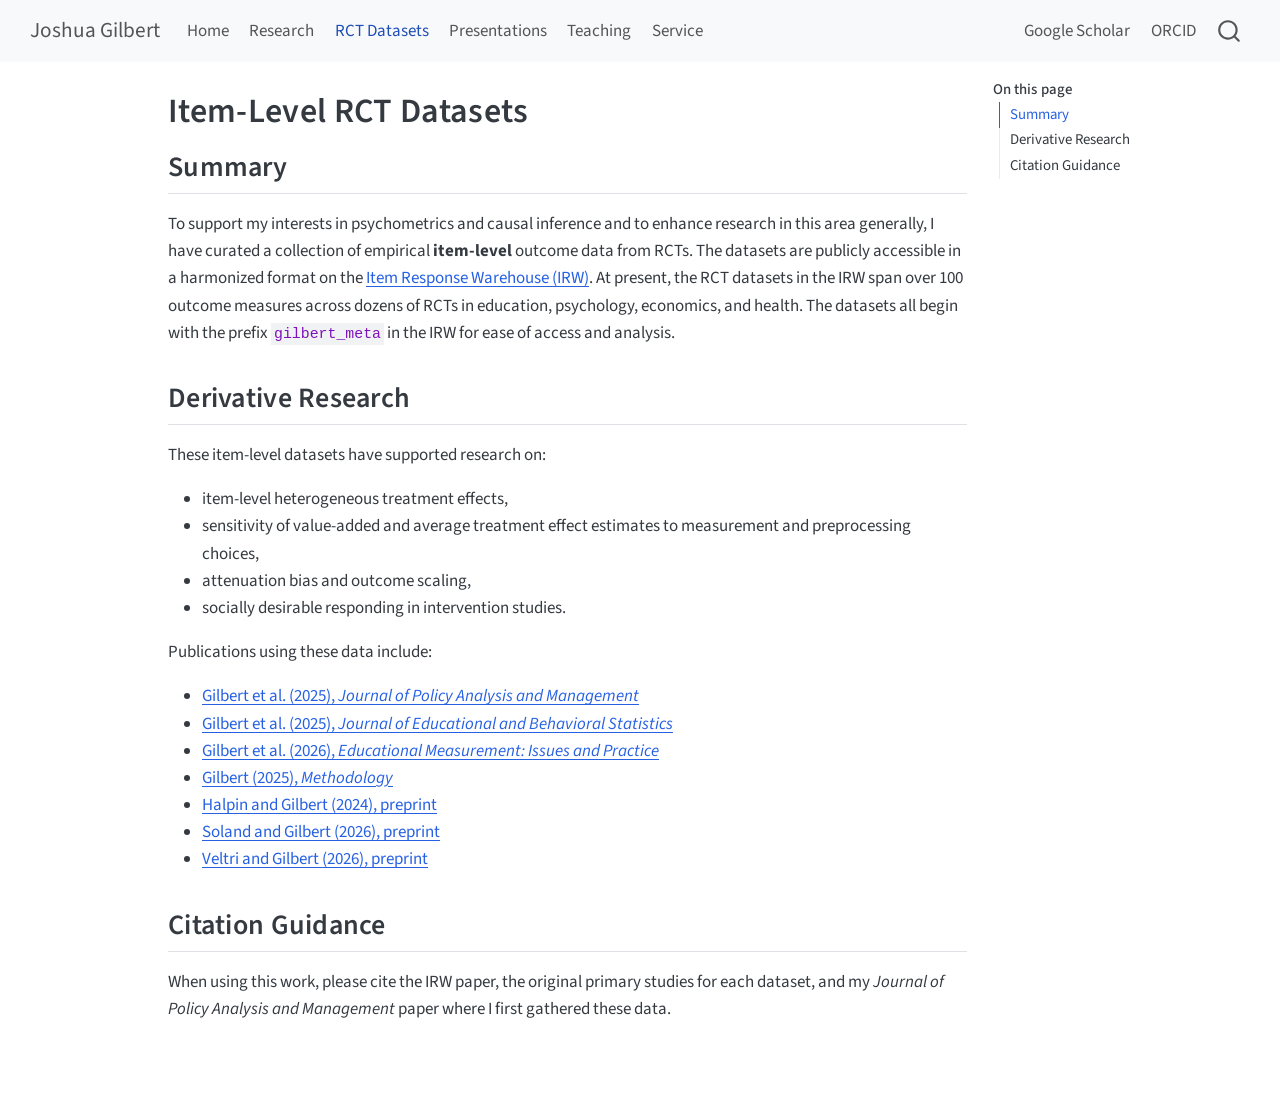
<file: docs/rct-datasets.html>
<!DOCTYPE html>
<html xmlns="http://www.w3.org/1999/xhtml" lang="en" xml:lang="en"><head>

<meta charset="utf-8">
<meta name="generator" content="quarto-1.9.37">

<meta name="viewport" content="width=device-width, initial-scale=1.0, user-scalable=yes">


<title>Item-Level RCT Datasets – Joshua Gilbert</title>
<style>
/* Default styles provided by pandoc.
** See https://pandoc.org/MANUAL.html#variables-for-html for config info.
*/
code{white-space: pre-wrap;}
span.smallcaps{font-variant: small-caps;}
div.columns{display: flex; gap: min(4vw, 1.5em);}
div.column{flex: auto; overflow-x: auto;}
div.hanging-indent{margin-left: 1.5em; text-indent: -1.5em;}
ul.task-list{list-style: none;}
ul.task-list li input[type="checkbox"] {
  width: 0.8em;
  margin: 0 0.8em 0.2em -1em; /* quarto-specific, see https://github.com/quarto-dev/quarto-cli/issues/4556 */ 
  vertical-align: middle;
}
</style>


<script src="site_libs/quarto-nav/quarto-nav.js"></script>
<script src="site_libs/quarto-nav/headroom.min.js"></script>
<script src="site_libs/clipboard/clipboard.min.js"></script>
<script src="site_libs/quarto-search/autocomplete.umd.js"></script>
<script src="site_libs/quarto-search/fuse.min.js"></script>
<script src="site_libs/quarto-search/quarto-search.js"></script>
<meta name="quarto:offset" content="./">
<script src="site_libs/quarto-html/quarto.js" type="module"></script>
<script src="site_libs/quarto-html/tabsets/tabsets.js" type="module"></script>
<script src="site_libs/quarto-html/popper.min.js"></script>
<script src="site_libs/quarto-html/tippy.umd.min.js"></script>
<script src="site_libs/quarto-html/anchor.min.js"></script>
<link href="site_libs/quarto-html/tippy.css" rel="stylesheet">
<link href="site_libs/quarto-html/quarto-syntax-highlighting-7f8f88aac4f3542376d5c11b86a4c14d.css" rel="stylesheet" id="quarto-text-highlighting-styles">
<script src="site_libs/bootstrap/bootstrap.min.js"></script>
<link href="site_libs/bootstrap/bootstrap-icons.css" rel="stylesheet">
<link href="site_libs/bootstrap/bootstrap-158031087360bce0ff56dc785ce39e06.min.css" rel="stylesheet" append-hash="true" id="quarto-bootstrap" data-mode="light">
<script id="quarto-search-options" type="application/json">{
  "location": "navbar",
  "copy-button": false,
  "collapse-after": 3,
  "panel-placement": "end",
  "type": "overlay",
  "limit": 50,
  "keyboard-shortcut": [
    "f",
    "/",
    "s"
  ],
  "show-item-context": false,
  "language": {
    "search-no-results-text": "No results",
    "search-matching-documents-text": "matching documents",
    "search-copy-link-title": "Copy link to search",
    "search-hide-matches-text": "Hide additional matches",
    "search-more-match-text": "more match in this document",
    "search-more-matches-text": "more matches in this document",
    "search-clear-button-title": "Clear",
    "search-text-placeholder": "",
    "search-detached-cancel-button-title": "Cancel",
    "search-submit-button-title": "Submit",
    "search-label": "Search"
  }
}</script>


<link rel="stylesheet" href="styles.css">
</head>

<body class="nav-fixed quarto-light">

<div id="quarto-search-results"></div>
  <header id="quarto-header" class="headroom fixed-top">
    <nav class="navbar navbar-expand-lg " data-bs-theme="dark">
      <div class="navbar-container container-fluid">
      <div class="navbar-brand-container mx-auto">
    <a class="navbar-brand" href="./index.html">
    <span class="navbar-title">Joshua Gilbert</span>
    </a>
  </div>
            <div id="quarto-search" class="" title="Search"></div>
          <button class="navbar-toggler" type="button" data-bs-toggle="collapse" data-bs-target="#navbarCollapse" aria-controls="navbarCollapse" role="menu" aria-expanded="false" aria-label="Toggle navigation" onclick="if (window.quartoToggleHeadroom) { window.quartoToggleHeadroom(); }">
  <span class="navbar-toggler-icon"></span>
</button>
          <div class="collapse navbar-collapse" id="navbarCollapse">
            <ul class="navbar-nav navbar-nav-scroll me-auto">
  <li class="nav-item">
    <a class="nav-link" href="./index.html"> 
<span class="menu-text">Home</span></a>
  </li>  
  <li class="nav-item">
    <a class="nav-link" href="./research.html"> 
<span class="menu-text">Research</span></a>
  </li>  
  <li class="nav-item">
    <a class="nav-link active" href="./rct-datasets.html" aria-current="page"> 
<span class="menu-text">RCT Datasets</span></a>
  </li>  
  <li class="nav-item">
    <a class="nav-link" href="./presentations.html"> 
<span class="menu-text">Presentations</span></a>
  </li>  
  <li class="nav-item">
    <a class="nav-link" href="./teaching.html"> 
<span class="menu-text">Teaching</span></a>
  </li>  
  <li class="nav-item">
    <a class="nav-link" href="./service.html"> 
<span class="menu-text">Service</span></a>
  </li>  
</ul>
            <ul class="navbar-nav navbar-nav-scroll ms-auto">
  <li class="nav-item">
    <a class="nav-link" href="https://scholar.google.com/citations?user=OCdG4IgAAAAJ&amp;hl=en"> 
<span class="menu-text">Google Scholar</span></a>
  </li>  
  <li class="nav-item">
    <a class="nav-link" href="https://orcid.org/0000-0003-3496-2710"> 
<span class="menu-text">ORCID</span></a>
  </li>  
</ul>
          </div> <!-- /navcollapse -->
            <div class="quarto-navbar-tools">
</div>
      </div> <!-- /container-fluid -->
    </nav>
</header>
<!-- content -->
<div id="quarto-content" class="quarto-container page-columns page-rows-contents page-layout-article page-navbar">
<!-- sidebar -->
<!-- margin-sidebar -->
    <div id="quarto-margin-sidebar" class="sidebar margin-sidebar">
        <nav id="TOC" role="doc-toc" class="toc-active">
    <h2 id="toc-title">On this page</h2>
   
  <ul>
  <li><a href="#summary" id="toc-summary" class="nav-link active" data-scroll-target="#summary">Summary</a></li>
  <li><a href="#derivative-research" id="toc-derivative-research" class="nav-link" data-scroll-target="#derivative-research">Derivative Research</a></li>
  <li><a href="#citation-guidance" id="toc-citation-guidance" class="nav-link" data-scroll-target="#citation-guidance">Citation Guidance</a></li>
  </ul>
</nav>
    </div>
<!-- main -->
<main class="content" id="quarto-document-content">

<header id="title-block-header" class="quarto-title-block default">
<div class="quarto-title">
<h1 class="title">Item-Level RCT Datasets</h1>
</div>



<div class="quarto-title-meta">

    
  
    
  </div>
  


</header>


<section id="summary" class="level2">
<h2 class="anchored" data-anchor-id="summary">Summary</h2>
<p>To support my interests in psychometrics and causal inference and to enhance research in this area generally, I have curated a collection of empirical <strong>item-level</strong> outcome data from RCTs. The datasets are publicly accessible in a harmonized format on the <a href="https://doi.org/10.3758/s13428-025-02796-y">Item Response Warehouse (IRW)</a>. At present, the RCT datasets in the IRW span over 100 outcome measures across dozens of RCTs in education, psychology, economics, and health. The datasets all begin with the prefix <code>gilbert_meta</code> in the IRW for ease of access and analysis.</p>
</section>
<section id="derivative-research" class="level2">
<h2 class="anchored" data-anchor-id="derivative-research">Derivative Research</h2>
<p>These item-level datasets have supported research on:</p>
<ul>
<li>item-level heterogeneous treatment effects,</li>
<li>sensitivity of value-added and average treatment effect estimates to measurement and preprocessing choices,</li>
<li>attenuation bias and outcome scaling,</li>
<li>socially desirable responding in intervention studies.</li>
</ul>
<p>Publications using these data include:</p>
<ul>
<li><a href="https://doi.org/10.1002/pam.70025">Gilbert et al.&nbsp;(2025), <em>Journal of Policy Analysis and Management</em></a></li>
<li><a href="https://journals.sagepub.com/doi/10.3102/10769986251393339">Gilbert et al.&nbsp;(2025), <em>Journal of Educational and Behavioral Statistics</em></a></li>
<li><a href="http://dx.doi.org/10.1111/emip.70011">Gilbert et al.&nbsp;(2026), <em>Educational Measurement: Issues and Practice</em></a></li>
<li><a href="https://doi.org/10.5964/meth.15773">Gilbert (2025), <em>Methodology</em></a></li>
<li><a href="https://osf.io/preprints/psyarxiv/9ru45_v1">Halpin and Gilbert (2024), preprint</a></li>
<li><a href="https://doi.org/10.31234/osf.io/ujx4n_v3">Soland and Gilbert (2026), preprint</a></li>
<li><a href="https://doi.org/10.31222/osf.io/kbgc2_v1">Veltri and Gilbert (2026), preprint</a></li>
</ul>
</section>
<section id="citation-guidance" class="level2">
<h2 class="anchored" data-anchor-id="citation-guidance">Citation Guidance</h2>
<p>When using this work, please cite the IRW paper, the original primary studies for each dataset, and my <em>Journal of Policy Analysis and Management</em> paper where I first gathered these data.</p>


</section>

</main> <!-- /main -->
<script id="quarto-html-after-body" type="application/javascript">
  window.document.addEventListener("DOMContentLoaded", function (event) {
    const icon = "";
    const anchorJS = new window.AnchorJS();
    anchorJS.options = {
      placement: 'right',
      icon: icon
    };
    anchorJS.add('.anchored');
    const isCodeAnnotation = (el) => {
      for (const clz of el.classList) {
        if (clz.startsWith('code-annotation-')) {                     
          return true;
        }
      }
      return false;
    }
    const onCopySuccess = function(e) {
      // button target
      const button = e.trigger;
      // don't keep focus
      button.blur();
      // flash "checked"
      button.classList.add('code-copy-button-checked');
      var currentTitle = button.getAttribute("title");
      button.setAttribute("title", "Copied!");
      let tooltip;
      if (window.bootstrap) {
        button.setAttribute("data-bs-toggle", "tooltip");
        button.setAttribute("data-bs-placement", "left");
        button.setAttribute("data-bs-title", "Copied!");
        tooltip = new bootstrap.Tooltip(button, 
          { trigger: "manual", 
            customClass: "code-copy-button-tooltip",
            offset: [0, -8]});
        tooltip.show();    
      }
      setTimeout(function() {
        if (tooltip) {
          tooltip.hide();
          button.removeAttribute("data-bs-title");
          button.removeAttribute("data-bs-toggle");
          button.removeAttribute("data-bs-placement");
        }
        button.setAttribute("title", currentTitle);
        button.classList.remove('code-copy-button-checked');
      }, 1000);
      // clear code selection
      e.clearSelection();
    }
    const getTextToCopy = function(trigger) {
      const outerScaffold = trigger.parentElement.cloneNode(true);
      const codeEl = outerScaffold.querySelector('code');
      for (const childEl of codeEl.children) {
        if (isCodeAnnotation(childEl)) {
          childEl.remove();
        }
      }
      return codeEl.innerText;
    }
    const clipboard = new window.ClipboardJS('.code-copy-button:not([data-in-quarto-modal])', {
      text: getTextToCopy
    });
    clipboard.on('success', onCopySuccess);
    if (window.document.getElementById('quarto-embedded-source-code-modal')) {
      const clipboardModal = new window.ClipboardJS('.code-copy-button[data-in-quarto-modal]', {
        text: getTextToCopy,
        container: window.document.getElementById('quarto-embedded-source-code-modal')
      });
      clipboardModal.on('success', onCopySuccess);
    }
      var localhostRegex = new RegExp(/^(?:http|https):\/\/localhost\:?[0-9]*\//);
      var mailtoRegex = new RegExp(/^mailto:/);
        var filterRegex = new RegExp('/' + window.location.host + '/');
      var isInternal = (href) => {
          return filterRegex.test(href) || localhostRegex.test(href) || mailtoRegex.test(href);
      }
      // Inspect non-navigation links and adorn them if external
     var links = window.document.querySelectorAll('a[href]:not(.nav-link):not(.navbar-brand):not(.toc-action):not(.sidebar-link):not(.sidebar-item-toggle):not(.pagination-link):not(.no-external):not([aria-hidden]):not(.dropdown-item):not(.quarto-navigation-tool):not(.about-link)');
      for (var i=0; i<links.length; i++) {
        const link = links[i];
        if (!isInternal(link.href)) {
          // undo the damage that might have been done by quarto-nav.js in the case of
          // links that we want to consider external
          if (link.dataset.originalHref !== undefined) {
            link.href = link.dataset.originalHref;
          }
        }
      }
    function tippyHover(el, contentFn, onTriggerFn, onUntriggerFn) {
      const config = {
        allowHTML: true,
        maxWidth: 500,
        delay: 100,
        arrow: false,
        appendTo: function(el) {
            return el.parentElement;
        },
        interactive: true,
        interactiveBorder: 10,
        theme: 'quarto',
        placement: 'bottom-start',
      };
      if (contentFn) {
        config.content = contentFn;
      }
      if (onTriggerFn) {
        config.onTrigger = onTriggerFn;
      }
      if (onUntriggerFn) {
        config.onUntrigger = onUntriggerFn;
      }
      window.tippy(el, config); 
    }
    const noterefs = window.document.querySelectorAll('a[role="doc-noteref"]');
    for (var i=0; i<noterefs.length; i++) {
      const ref = noterefs[i];
      tippyHover(ref, function() {
        // use id or data attribute instead here
        let href = ref.getAttribute('data-footnote-href') || ref.getAttribute('href');
        try { href = new URL(href).hash; } catch {}
        const id = href.replace(/^#\/?/, "");
        const note = window.document.getElementById(id);
        if (note) {
          return note.innerHTML;
        } else {
          return "";
        }
      });
    }
    const xrefs = window.document.querySelectorAll('a.quarto-xref');
    const processXRef = (id, note) => {
      // Strip column container classes
      const stripColumnClz = (el) => {
        el.classList.remove("page-full", "page-columns");
        if (el.children) {
          for (const child of el.children) {
            stripColumnClz(child);
          }
        }
      }
      stripColumnClz(note)
      if (id === null || id.startsWith('sec-')) {
        // Special case sections, only their first couple elements
        const container = document.createElement("div");
        if (note.children && note.children.length > 2) {
          container.appendChild(note.children[0].cloneNode(true));
          for (let i = 1; i < note.children.length; i++) {
            const child = note.children[i];
            if (child.tagName === "P" && child.innerText === "") {
              continue;
            } else {
              container.appendChild(child.cloneNode(true));
              break;
            }
          }
          if (window.Quarto?.typesetMath) {
            window.Quarto.typesetMath(container);
          }
          return container.innerHTML
        } else {
          if (window.Quarto?.typesetMath) {
            window.Quarto.typesetMath(note);
          }
          return note.innerHTML;
        }
      } else {
        // Remove any anchor links if they are present
        const anchorLink = note.querySelector('a.anchorjs-link');
        if (anchorLink) {
          anchorLink.remove();
        }
        if (window.Quarto?.typesetMath) {
          window.Quarto.typesetMath(note);
        }
        if (note.classList.contains("callout")) {
          return note.outerHTML;
        } else {
          return note.innerHTML;
        }
      }
    }
    for (var i=0; i<xrefs.length; i++) {
      const xref = xrefs[i];
      tippyHover(xref, undefined, function(instance) {
        instance.disable();
        let url = xref.getAttribute('href');
        let hash = undefined; 
        if (url.startsWith('#')) {
          hash = url;
        } else {
          try { hash = new URL(url).hash; } catch {}
        }
        if (hash) {
          const id = hash.replace(/^#\/?/, "");
          const note = window.document.getElementById(id);
          if (note !== null) {
            try {
              const html = processXRef(id, note.cloneNode(true));
              instance.setContent(html);
            } finally {
              instance.enable();
              instance.show();
            }
          } else {
            // See if we can fetch this
            fetch(url.split('#')[0])
            .then(res => res.text())
            .then(html => {
              const parser = new DOMParser();
              const htmlDoc = parser.parseFromString(html, "text/html");
              const note = htmlDoc.getElementById(id);
              if (note !== null) {
                const html = processXRef(id, note);
                instance.setContent(html);
              } 
            }).finally(() => {
              instance.enable();
              instance.show();
            });
          }
        } else {
          // See if we can fetch a full url (with no hash to target)
          // This is a special case and we should probably do some content thinning / targeting
          fetch(url)
          .then(res => res.text())
          .then(html => {
            const parser = new DOMParser();
            const htmlDoc = parser.parseFromString(html, "text/html");
            const note = htmlDoc.querySelector('main.content');
            if (note !== null) {
              // This should only happen for chapter cross references
              // (since there is no id in the URL)
              // remove the first header
              if (note.children.length > 0 && note.children[0].tagName === "HEADER") {
                note.children[0].remove();
              }
              const html = processXRef(null, note);
              instance.setContent(html);
            } 
          }).finally(() => {
            instance.enable();
            instance.show();
          });
        }
      }, function(instance) {
      });
    }
        let selectedAnnoteEl;
        const selectorForAnnotation = ( cell, annotation) => {
          let cellAttr = 'data-code-cell="' + cell + '"';
          let lineAttr = 'data-code-annotation="' +  annotation + '"';
          const selector = 'span[' + cellAttr + '][' + lineAttr + ']';
          return selector;
        }
        const selectCodeLines = (annoteEl) => {
          const doc = window.document;
          const targetCell = annoteEl.getAttribute("data-target-cell");
          const targetAnnotation = annoteEl.getAttribute("data-target-annotation");
          const annoteSpan = window.document.querySelector(selectorForAnnotation(targetCell, targetAnnotation));
          const lines = annoteSpan.getAttribute("data-code-lines").split(",");
          const lineIds = lines.map((line) => {
            return targetCell + "-" + line;
          })
          let top = null;
          let height = null;
          let parent = null;
          if (lineIds.length > 0) {
              //compute the position of the single el (top and bottom and make a div)
              const el = window.document.getElementById(lineIds[0]);
              top = el.offsetTop;
              height = el.offsetHeight;
              parent = el.parentElement.parentElement;
            if (lineIds.length > 1) {
              const lastEl = window.document.getElementById(lineIds[lineIds.length - 1]);
              const bottom = lastEl.offsetTop + lastEl.offsetHeight;
              height = bottom - top;
            }
            if (top !== null && height !== null && parent !== null) {
              // cook up a div (if necessary) and position it 
              let div = window.document.getElementById("code-annotation-line-highlight");
              if (div === null) {
                div = window.document.createElement("div");
                div.setAttribute("id", "code-annotation-line-highlight");
                div.style.position = 'absolute';
                parent.appendChild(div);
              }
              div.style.top = top - 2 + "px";
              div.style.height = height + 4 + "px";
              div.style.left = 0;
              let gutterDiv = window.document.getElementById("code-annotation-line-highlight-gutter");
              if (gutterDiv === null) {
                gutterDiv = window.document.createElement("div");
                gutterDiv.setAttribute("id", "code-annotation-line-highlight-gutter");
                gutterDiv.style.position = 'absolute';
                const codeCell = window.document.getElementById(targetCell);
                const gutter = codeCell.querySelector('.code-annotation-gutter');
                gutter.appendChild(gutterDiv);
              }
              gutterDiv.style.top = top - 2 + "px";
              gutterDiv.style.height = height + 4 + "px";
            }
            selectedAnnoteEl = annoteEl;
          }
        };
        const unselectCodeLines = () => {
          const elementsIds = ["code-annotation-line-highlight", "code-annotation-line-highlight-gutter"];
          elementsIds.forEach((elId) => {
            const div = window.document.getElementById(elId);
            if (div) {
              div.remove();
            }
          });
          selectedAnnoteEl = undefined;
        };
          // Handle positioning of the toggle
      window.addEventListener(
        "resize",
        throttle(() => {
          elRect = undefined;
          if (selectedAnnoteEl) {
            selectCodeLines(selectedAnnoteEl);
          }
        }, 10)
      );
      function throttle(fn, ms) {
      let throttle = false;
      let timer;
        return (...args) => {
          if(!throttle) { // first call gets through
              fn.apply(this, args);
              throttle = true;
          } else { // all the others get throttled
              if(timer) clearTimeout(timer); // cancel #2
              timer = setTimeout(() => {
                fn.apply(this, args);
                timer = throttle = false;
              }, ms);
          }
        };
      }
        // Attach click handler to the DT
        const annoteDls = window.document.querySelectorAll('dt[data-target-cell]');
        for (const annoteDlNode of annoteDls) {
          annoteDlNode.addEventListener('click', (event) => {
            const clickedEl = event.target;
            if (clickedEl !== selectedAnnoteEl) {
              unselectCodeLines();
              const activeEl = window.document.querySelector('dt[data-target-cell].code-annotation-active');
              if (activeEl) {
                activeEl.classList.remove('code-annotation-active');
              }
              selectCodeLines(clickedEl);
              clickedEl.classList.add('code-annotation-active');
            } else {
              // Unselect the line
              unselectCodeLines();
              clickedEl.classList.remove('code-annotation-active');
            }
          });
        }
    const findCites = (el) => {
      const parentEl = el.parentElement;
      if (parentEl) {
        const cites = parentEl.dataset.cites;
        if (cites) {
          return {
            el,
            cites: cites.split(' ')
          };
        } else {
          return findCites(el.parentElement)
        }
      } else {
        return undefined;
      }
    };
    var bibliorefs = window.document.querySelectorAll('a[role="doc-biblioref"]');
    for (var i=0; i<bibliorefs.length; i++) {
      const ref = bibliorefs[i];
      const citeInfo = findCites(ref);
      if (citeInfo) {
        tippyHover(citeInfo.el, function() {
          var popup = window.document.createElement('div');
          citeInfo.cites.forEach(function(cite) {
            var citeDiv = window.document.createElement('div');
            citeDiv.classList.add('hanging-indent');
            citeDiv.classList.add('csl-entry');
            var biblioDiv = window.document.getElementById('ref-' + cite);
            if (biblioDiv) {
              citeDiv.innerHTML = biblioDiv.innerHTML;
            }
            popup.appendChild(citeDiv);
          });
          return popup.innerHTML;
        });
      }
    }
  });
  </script>
</div> <!-- /content -->




</body></html>
</file>
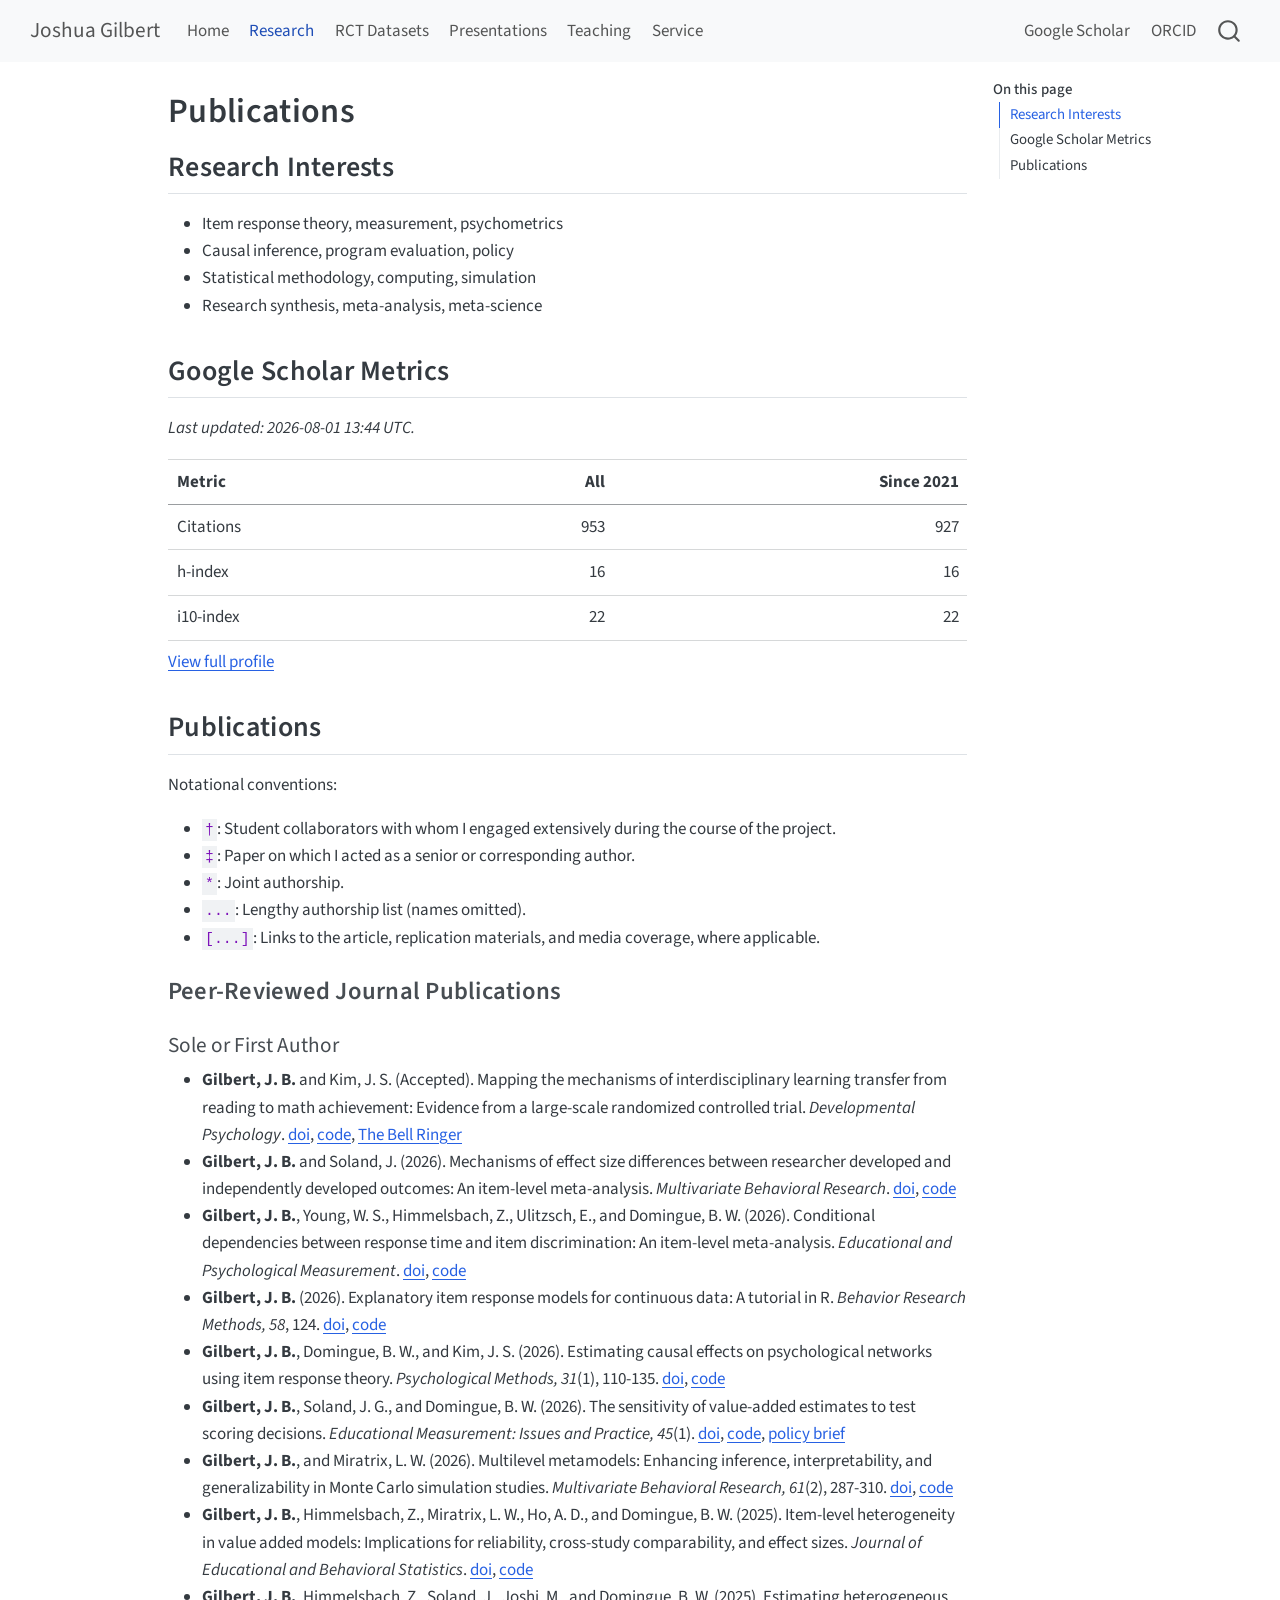
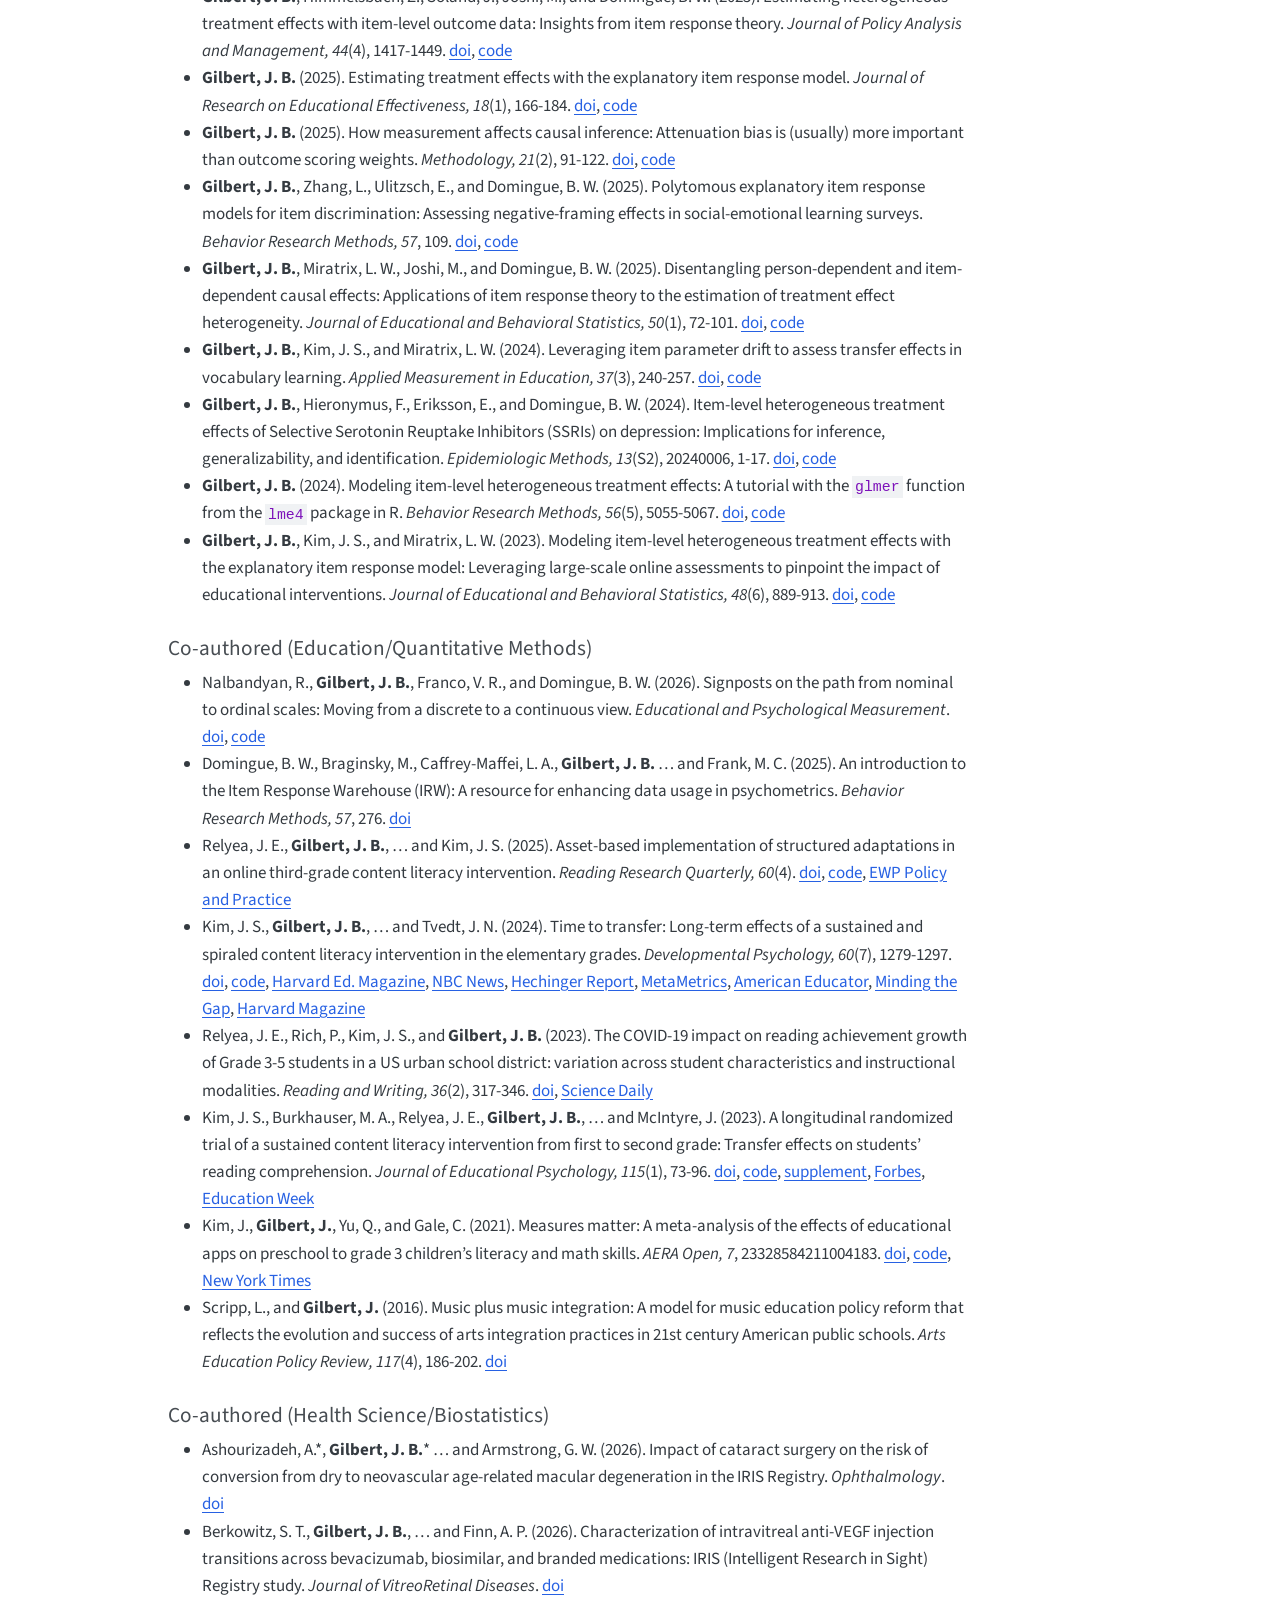
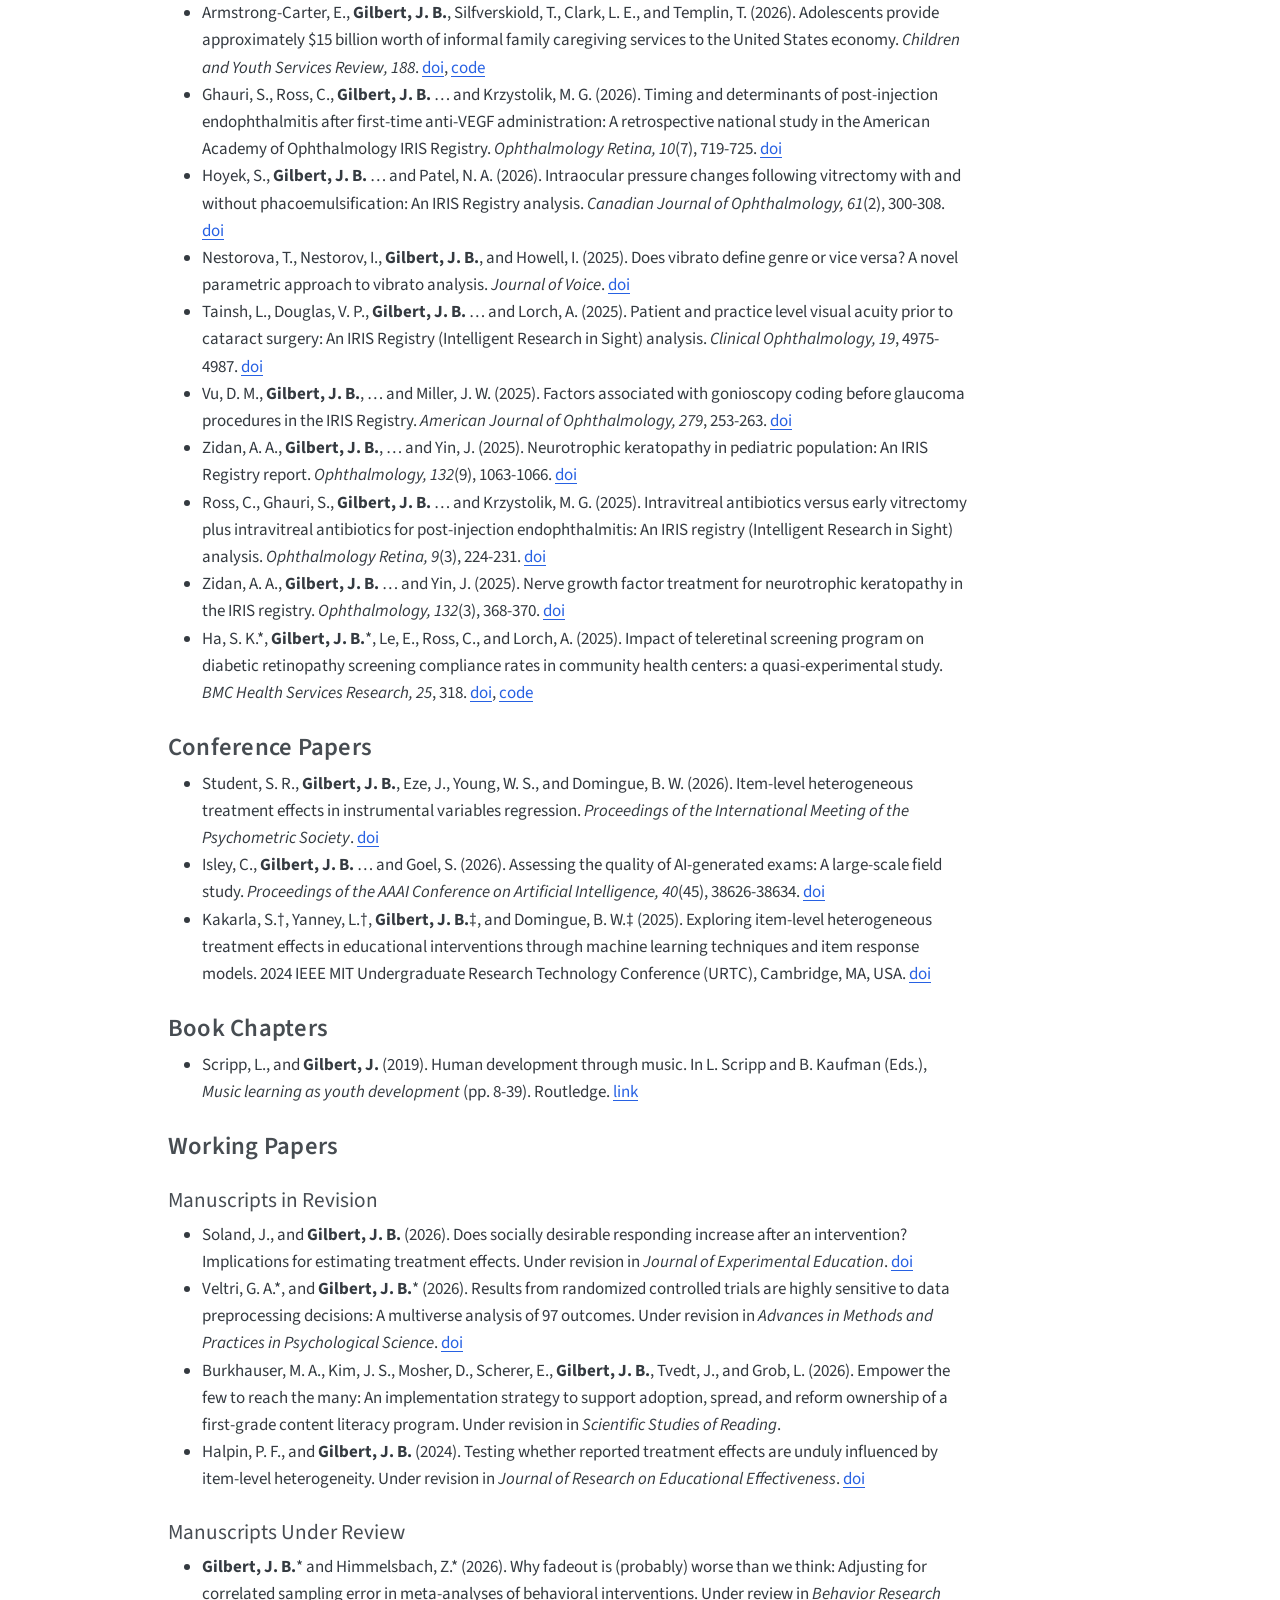
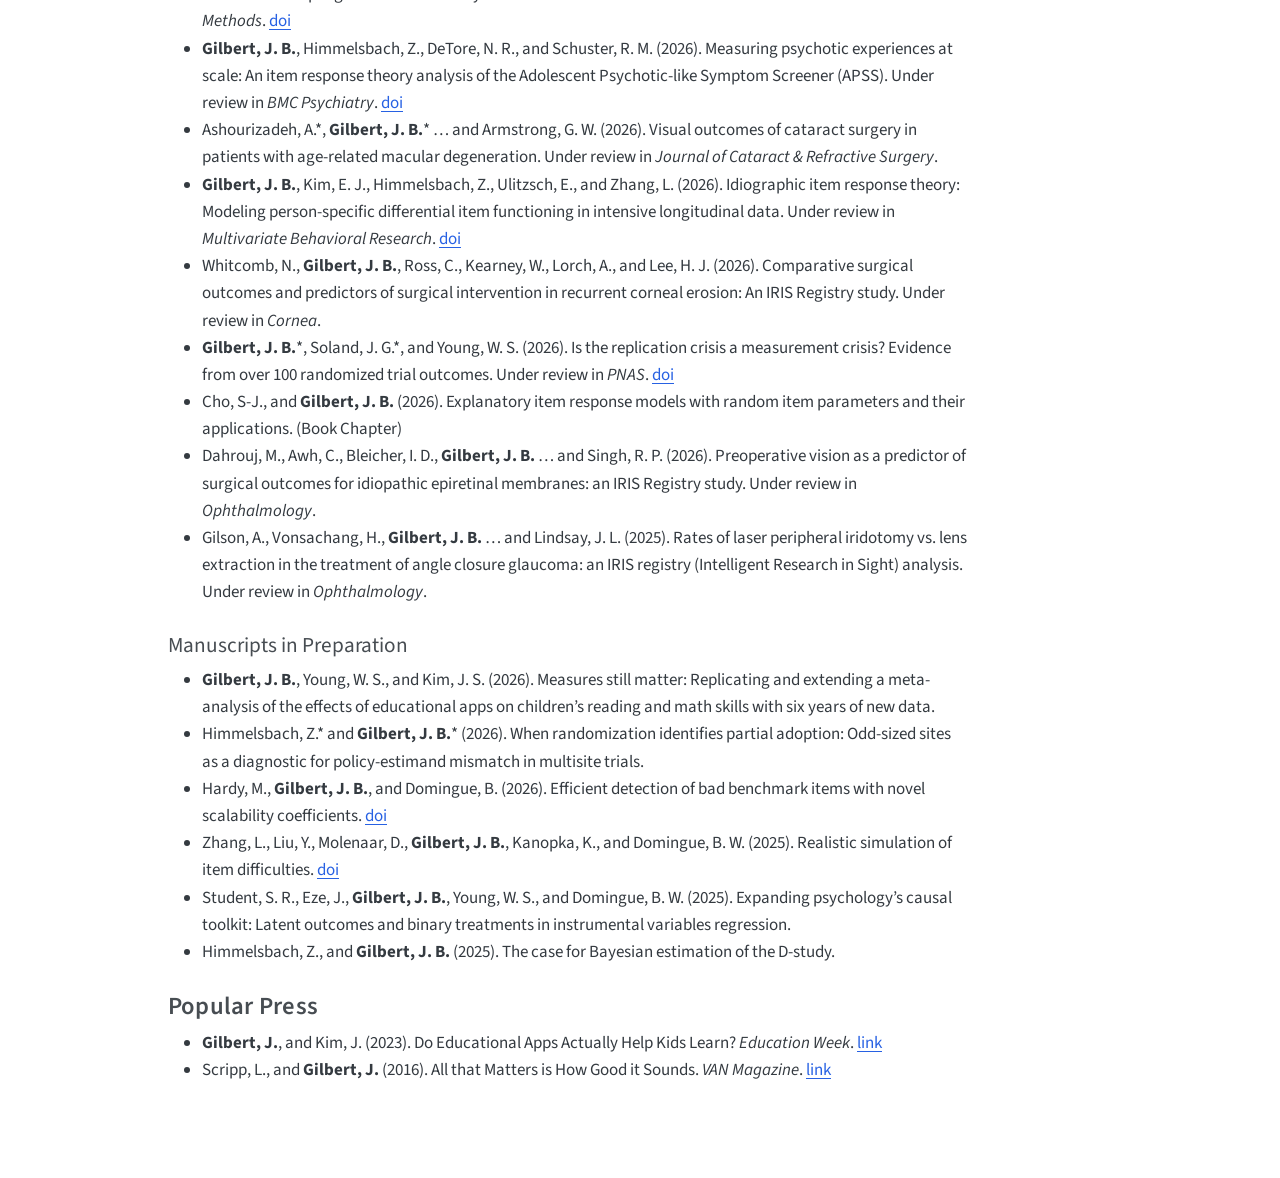
<file: docs/research.html>
<!DOCTYPE html>
<html xmlns="http://www.w3.org/1999/xhtml" lang="en" xml:lang="en"><head>

<meta charset="utf-8">
<meta name="generator" content="quarto-1.9.37">

<meta name="viewport" content="width=device-width, initial-scale=1.0, user-scalable=yes">


<title>Publications – Joshua Gilbert</title>
<style>
/* Default styles provided by pandoc.
** See https://pandoc.org/MANUAL.html#variables-for-html for config info.
*/
code{white-space: pre-wrap;}
span.smallcaps{font-variant: small-caps;}
div.columns{display: flex; gap: min(4vw, 1.5em);}
div.column{flex: auto; overflow-x: auto;}
div.hanging-indent{margin-left: 1.5em; text-indent: -1.5em;}
ul.task-list{list-style: none;}
ul.task-list li input[type="checkbox"] {
  width: 0.8em;
  margin: 0 0.8em 0.2em -1em; /* quarto-specific, see https://github.com/quarto-dev/quarto-cli/issues/4556 */ 
  vertical-align: middle;
}
</style>


<script src="site_libs/quarto-nav/quarto-nav.js"></script>
<script src="site_libs/quarto-nav/headroom.min.js"></script>
<script src="site_libs/clipboard/clipboard.min.js"></script>
<script src="site_libs/quarto-search/autocomplete.umd.js"></script>
<script src="site_libs/quarto-search/fuse.min.js"></script>
<script src="site_libs/quarto-search/quarto-search.js"></script>
<meta name="quarto:offset" content="./">
<script src="site_libs/quarto-html/quarto.js" type="module"></script>
<script src="site_libs/quarto-html/tabsets/tabsets.js" type="module"></script>
<script src="site_libs/quarto-html/popper.min.js"></script>
<script src="site_libs/quarto-html/tippy.umd.min.js"></script>
<script src="site_libs/quarto-html/anchor.min.js"></script>
<link href="site_libs/quarto-html/tippy.css" rel="stylesheet">
<link href="site_libs/quarto-html/quarto-syntax-highlighting-7f8f88aac4f3542376d5c11b86a4c14d.css" rel="stylesheet" id="quarto-text-highlighting-styles">
<script src="site_libs/bootstrap/bootstrap.min.js"></script>
<link href="site_libs/bootstrap/bootstrap-icons.css" rel="stylesheet">
<link href="site_libs/bootstrap/bootstrap-158031087360bce0ff56dc785ce39e06.min.css" rel="stylesheet" append-hash="true" id="quarto-bootstrap" data-mode="light">
<script id="quarto-search-options" type="application/json">{
  "location": "navbar",
  "copy-button": false,
  "collapse-after": 3,
  "panel-placement": "end",
  "type": "overlay",
  "limit": 50,
  "keyboard-shortcut": [
    "f",
    "/",
    "s"
  ],
  "show-item-context": false,
  "language": {
    "search-no-results-text": "No results",
    "search-matching-documents-text": "matching documents",
    "search-copy-link-title": "Copy link to search",
    "search-hide-matches-text": "Hide additional matches",
    "search-more-match-text": "more match in this document",
    "search-more-matches-text": "more matches in this document",
    "search-clear-button-title": "Clear",
    "search-text-placeholder": "",
    "search-detached-cancel-button-title": "Cancel",
    "search-submit-button-title": "Submit",
    "search-label": "Search"
  }
}</script>


<link rel="stylesheet" href="styles.css">
</head>

<body class="nav-fixed quarto-light">

<div id="quarto-search-results"></div>
  <header id="quarto-header" class="headroom fixed-top">
    <nav class="navbar navbar-expand-lg " data-bs-theme="dark">
      <div class="navbar-container container-fluid">
      <div class="navbar-brand-container mx-auto">
    <a class="navbar-brand" href="./index.html">
    <span class="navbar-title">Joshua Gilbert</span>
    </a>
  </div>
            <div id="quarto-search" class="" title="Search"></div>
          <button class="navbar-toggler" type="button" data-bs-toggle="collapse" data-bs-target="#navbarCollapse" aria-controls="navbarCollapse" role="menu" aria-expanded="false" aria-label="Toggle navigation" onclick="if (window.quartoToggleHeadroom) { window.quartoToggleHeadroom(); }">
  <span class="navbar-toggler-icon"></span>
</button>
          <div class="collapse navbar-collapse" id="navbarCollapse">
            <ul class="navbar-nav navbar-nav-scroll me-auto">
  <li class="nav-item">
    <a class="nav-link" href="./index.html"> 
<span class="menu-text">Home</span></a>
  </li>  
  <li class="nav-item">
    <a class="nav-link active" href="./research.html" aria-current="page"> 
<span class="menu-text">Research</span></a>
  </li>  
  <li class="nav-item">
    <a class="nav-link" href="./rct-datasets.html"> 
<span class="menu-text">RCT Datasets</span></a>
  </li>  
  <li class="nav-item">
    <a class="nav-link" href="./presentations.html"> 
<span class="menu-text">Presentations</span></a>
  </li>  
  <li class="nav-item">
    <a class="nav-link" href="./teaching.html"> 
<span class="menu-text">Teaching</span></a>
  </li>  
  <li class="nav-item">
    <a class="nav-link" href="./service.html"> 
<span class="menu-text">Service</span></a>
  </li>  
</ul>
            <ul class="navbar-nav navbar-nav-scroll ms-auto">
  <li class="nav-item">
    <a class="nav-link" href="https://scholar.google.com/citations?user=OCdG4IgAAAAJ&amp;hl=en"> 
<span class="menu-text">Google Scholar</span></a>
  </li>  
  <li class="nav-item">
    <a class="nav-link" href="https://orcid.org/0000-0003-3496-2710"> 
<span class="menu-text">ORCID</span></a>
  </li>  
</ul>
          </div> <!-- /navcollapse -->
            <div class="quarto-navbar-tools">
</div>
      </div> <!-- /container-fluid -->
    </nav>
</header>
<!-- content -->
<div id="quarto-content" class="quarto-container page-columns page-rows-contents page-layout-article page-navbar">
<!-- sidebar -->
<!-- margin-sidebar -->
    <div id="quarto-margin-sidebar" class="sidebar margin-sidebar">
        <nav id="TOC" role="doc-toc" class="toc-active">
    <h2 id="toc-title">On this page</h2>
   
  <ul>
  <li><a href="#research-interests" id="toc-research-interests" class="nav-link active" data-scroll-target="#research-interests">Research Interests</a></li>
  <li><a href="#google-scholar-metrics" id="toc-google-scholar-metrics" class="nav-link" data-scroll-target="#google-scholar-metrics">Google Scholar Metrics</a></li>
  <li><a href="#publications" id="toc-publications" class="nav-link" data-scroll-target="#publications">Publications</a>
  <ul class="collapse">
  <li><a href="#peer-reviewed-journal-publications" id="toc-peer-reviewed-journal-publications" class="nav-link" data-scroll-target="#peer-reviewed-journal-publications">Peer-Reviewed Journal Publications</a></li>
  <li><a href="#conference-papers" id="toc-conference-papers" class="nav-link" data-scroll-target="#conference-papers">Conference Papers</a></li>
  <li><a href="#book-chapters" id="toc-book-chapters" class="nav-link" data-scroll-target="#book-chapters">Book Chapters</a></li>
  <li><a href="#working-papers" id="toc-working-papers" class="nav-link" data-scroll-target="#working-papers">Working Papers</a></li>
  <li><a href="#popular-press" id="toc-popular-press" class="nav-link" data-scroll-target="#popular-press">Popular Press</a></li>
  </ul></li>
  </ul>
</nav>
    </div>
<!-- main -->
<main class="content" id="quarto-document-content">

<header id="title-block-header" class="quarto-title-block default">
<div class="quarto-title">
<h1 class="title">Publications</h1>
</div>



<div class="quarto-title-meta">

    
  
    
  </div>
  


</header>


<section id="research-interests" class="level2">
<h2 class="anchored" data-anchor-id="research-interests">Research Interests</h2>
<ul>
<li>Item response theory, measurement, psychometrics</li>
<li>Causal inference, program evaluation, policy</li>
<li>Statistical methodology, computing, simulation</li>
<li>Research synthesis, meta-analysis, meta-science</li>
</ul>
</section>
<section id="google-scholar-metrics" class="level2">
<h2 class="anchored" data-anchor-id="google-scholar-metrics">Google Scholar Metrics</h2>
<p><em>Last updated: 2026-08-01 13:44 UTC.</em></p>
<table class="caption-top table">
<thead>
<tr class="header">
<th>Metric</th>
<th style="text-align: right;">All</th>
<th style="text-align: right;">Since 2021</th>
</tr>
</thead>
<tbody>
<tr class="odd">
<td>Citations</td>
<td style="text-align: right;">953</td>
<td style="text-align: right;">927</td>
</tr>
<tr class="even">
<td>h-index</td>
<td style="text-align: right;">16</td>
<td style="text-align: right;">16</td>
</tr>
<tr class="odd">
<td>i10-index</td>
<td style="text-align: right;">22</td>
<td style="text-align: right;">22</td>
</tr>
</tbody>
</table>
<p><a href="https://scholar.google.com/citations?user=OCdG4IgAAAAJ&amp;hl=en">View full profile</a></p>
</section>
<section id="publications" class="level2">
<h2 class="anchored" data-anchor-id="publications">Publications</h2>
<p>Notational conventions:</p>
<ul>
<li><code>†</code>: Student collaborators with whom I engaged extensively during the course of the project.</li>
<li><code>‡</code>: Paper on which I acted as a senior or corresponding author.</li>
<li><code>*</code>: Joint authorship.</li>
<li><code>...</code>: Lengthy authorship list (names omitted).</li>
<li><code>[...]</code>: Links to the article, replication materials, and media coverage, where applicable.</li>
</ul>
<section id="peer-reviewed-journal-publications" class="level3">
<h3 class="anchored" data-anchor-id="peer-reviewed-journal-publications">Peer-Reviewed Journal Publications</h3>
<section id="sole-or-first-author" class="level4">
<h4 class="anchored" data-anchor-id="sole-or-first-author">Sole or First Author</h4>
<ul>
<li><strong>Gilbert, J. B.</strong> and Kim, J. S. (Accepted). Mapping the mechanisms of interdisciplinary learning transfer from reading to math achievement: Evidence from a large-scale randomized controlled trial. <em>Developmental Psychology</em>. <a href="https://edworkingpapers.com/ai26-1376">doi</a>, <a href="https://doi.org/10.7910/DVN/SP87ZL">code</a>, <a href="https://hollykorbey.substack.com/p/public-notice-4?utm_source=post-email-title&amp;publication_id=235252&amp;post_id=191361947&amp;utm_campaign=email-post-title&amp;isFreemail=false&amp;r=44ycu&amp;triedRedirect=true&amp;utm_medium=email">The Bell Ringer</a></li>
<li><strong>Gilbert, J. B.</strong> and Soland, J. (2026). Mechanisms of effect size differences between researcher developed and independently developed outcomes: An item-level meta-analysis. <em>Multivariate Behavioral Research</em>. <a href="https://www.tandfonline.com/doi/full/10.1080/00273171.2026.2707650">doi</a>, <a href="https://researchbox.org/3579">code</a></li>
<li><strong>Gilbert, J. B.</strong>, Young, W. S., Himmelsbach, Z., Ulitzsch, E., and Domingue, B. W. (2026). Conditional dependencies between response time and item discrimination: An item-level meta-analysis. <em>Educational and Psychological Measurement</em>. <a href="https://doi.org/10.1177/00131644261426972">doi</a>, <a href="https://doi.org/10.7910/DVN/OZUZ47">code</a></li>
<li><strong>Gilbert, J. B.</strong> (2026). Explanatory item response models for continuous data: A tutorial in R. <em>Behavior Research Methods, 58</em>, 124. <a href="https://doi.org/10.3758/s13428-026-02986-2">doi</a>, <a href="https://doi.org/10.7910/DVN/CIRSL1">code</a></li>
<li><strong>Gilbert, J. B.</strong>, Domingue, B. W., and Kim, J. S. (2026). Estimating causal effects on psychological networks using item response theory. <em>Psychological Methods, 31</em>(1), 110-135. <a href="https://doi.org/10.1037/met0000764">doi</a>, <a href="https://doi.org/10.7910/DVN/CVO9EZ">code</a></li>
<li><strong>Gilbert, J. B.</strong>, Soland, J. G., and Domingue, B. W. (2026). The sensitivity of value-added estimates to test scoring decisions. <em>Educational Measurement: Issues and Practice, 45</em>(1). <a href="http://dx.doi.org/10.1111/emip.70011">doi</a>, <a href="https://doi.org/10.7910/DVN/AJDUN2">code</a>, <a href="https://scholars.org/contribution/how-test-scoring-decisions-affect-school">policy brief</a></li>
<li><strong>Gilbert, J. B.</strong>, and Miratrix, L. W. (2026). Multilevel metamodels: Enhancing inference, interpretability, and generalizability in Monte Carlo simulation studies. <em>Multivariate Behavioral Research, 61</em>(2), 287-310. <a href="https://doi.org/10.1080/00273171.2025.2586631">doi</a>, <a href="https://researchbox.org/2429">code</a></li>
<li><strong>Gilbert, J. B.</strong>, Himmelsbach, Z., Miratrix, L. W., Ho, A. D., and Domingue, B. W. (2025). Item-level heterogeneity in value added models: Implications for reliability, cross-study comparability, and effect sizes. <em>Journal of Educational and Behavioral Statistics</em>. <a href="https://journals.sagepub.com/doi/10.3102/10769986251393339">doi</a>, <a href="https://doi.org/10.7910/DVN/89YITQ">code</a></li>
<li><strong>Gilbert, J. B.</strong>, Himmelsbach, Z., Soland, J., Joshi, M., and Domingue, B. W. (2025). Estimating heterogeneous treatment effects with item-level outcome data: Insights from item response theory. <em>Journal of Policy Analysis and Management, 44</em>(4), 1417-1449. <a href="https://doi.org/10.1002/pam.70025">doi</a>, <a href="https://doi.org/10.7910/DVN/C4TJCA">code</a></li>
<li><strong>Gilbert, J. B.</strong> (2025). Estimating treatment effects with the explanatory item response model. <em>Journal of Research on Educational Effectiveness, 18</em>(1), 166-184. <a href="https://www.tandfonline.com/doi/pdf/10.1080/19345747.2023.2287601">doi</a>, <a href="https://researchbox.org/797">code</a></li>
<li><strong>Gilbert, J. B.</strong> (2025). How measurement affects causal inference: Attenuation bias is (usually) more important than outcome scoring weights. <em>Methodology, 21</em>(2), 91-122. <a href="https://doi.org/10.5964/meth.15773">doi</a>, <a href="https://researchbox.org/2289">code</a></li>
<li><strong>Gilbert, J. B.</strong>, Zhang, L., Ulitzsch, E., and Domingue, B. W. (2025). Polytomous explanatory item response models for item discrimination: Assessing negative-framing effects in social-emotional learning surveys. <em>Behavior Research Methods, 57</em>, 109. <a href="https://doi.org/10.3758/s13428-025-02625-2">doi</a>, <a href="https://researchbox.org/3008">code</a></li>
<li><strong>Gilbert, J. B.</strong>, Miratrix, L. W., Joshi, M., and Domingue, B. W. (2025). Disentangling person-dependent and item-dependent causal effects: Applications of item response theory to the estimation of treatment effect heterogeneity. <em>Journal of Educational and Behavioral Statistics, 50</em>(1), 72-101. <a href="https://doi.org/10.3102/10769986241240085">doi</a>, <a href="https://researchbox.org/2221">code</a></li>
<li><strong>Gilbert, J. B.</strong>, Kim, J. S., and Miratrix, L. W. (2024). Leveraging item parameter drift to assess transfer effects in vocabulary learning. <em>Applied Measurement in Education, 37</em>(3), 240-257. <a href="https://doi.org/10.1080/08957347.2024.2386934">doi</a>, <a href="https://doi.org/10.7910/DVN/ZF1LKZ">code</a></li>
<li><strong>Gilbert, J. B.</strong>, Hieronymus, F., Eriksson, E., and Domingue, B. W. (2024). Item-level heterogeneous treatment effects of Selective Serotonin Reuptake Inhibitors (SSRIs) on depression: Implications for inference, generalizability, and identification. <em>Epidemiologic Methods, 13</em>(S2), 20240006, 1-17. <a href="https://doi.org/10.1515/em-2024-0006">doi</a>, <a href="https://researchbox.org/2494">code</a></li>
<li><strong>Gilbert, J. B.</strong> (2024). Modeling item-level heterogeneous treatment effects: A tutorial with the <code>glmer</code> function from the <code>lme4</code> package in R. <em>Behavior Research Methods, 56</em>(5), 5055-5067. <a href="https://link.springer.com/article/10.3758/s13428-023-02245-8">doi</a>, <a href="https://researchbox.org/2054">code</a></li>
<li><strong>Gilbert, J. B.</strong>, Kim, J. S., and Miratrix, L. W. (2023). Modeling item-level heterogeneous treatment effects with the explanatory item response model: Leveraging large-scale online assessments to pinpoint the impact of educational interventions. <em>Journal of Educational and Behavioral Statistics, 48</em>(6), 889-913. <a href="https://journals.sagepub.com/doi/pdf/10.3102/10769986231171710">doi</a>, <a href="https://dataverse.harvard.edu/dataset.xhtml?persistentId=doi:10.7910/DVN/QARRYT">code</a></li>
</ul>
</section>
<section id="co-authored-educationquantitative-methods" class="level4">
<h4 class="anchored" data-anchor-id="co-authored-educationquantitative-methods">Co-authored (Education/Quantitative Methods)</h4>
<ul>
<li>Nalbandyan, R., <strong>Gilbert, J. B.</strong>, Franco, V. R., and Domingue, B. W. (2026). Signposts on the path from nominal to ordinal scales: Moving from a discrete to a continuous view. <em>Educational and Psychological Measurement</em>. <a href="https://journals.sagepub.com/doi/10.1177/00131644261440556">doi</a>, <a href="https://github.com/rn2407stanford/Category_Order">code</a></li>
<li>Domingue, B. W., Braginsky, M., Caffrey-Maffei, L. A., <strong>Gilbert, J. B.</strong> … and Frank, M. C. (2025). An introduction to the Item Response Warehouse (IRW): A resource for enhancing data usage in psychometrics. <em>Behavior Research Methods, 57</em>, 276. <a href="https://doi.org/10.3758/s13428-025-02796-y">doi</a></li>
<li>Relyea, J. E., <strong>Gilbert, J. B.</strong>, … and Kim, J. S. (2025). Asset-based implementation of structured adaptations in an online third-grade content literacy intervention. <em>Reading Research Quarterly, 60</em>(4). <a href="https://doi.org/10.1002/rrq.70048">doi</a>, <a href="https://doi.org/10.7910/DVN/JDUIKT">code</a>, <a href="https://edworkingpapers.com/policy-practice-series/ai24-1001">EWP Policy and Practice</a></li>
<li>Kim, J. S., <strong>Gilbert, J. B.</strong>, … and Tvedt, J. N. (2024). Time to transfer: Long-term effects of a sustained and spiraled content literacy intervention in the elementary grades. <em>Developmental Psychology, 60</em>(7), 1279-1297. <a href="https://doi.org/10.1037/dev0001710">doi</a>, <a href="https://dataverse.harvard.edu/dataset.xhtml?persistentId=doi:10.7910/DVN/RKBVKY">code</a>, <a href="https://www.gse.harvard.edu/ideas/ed-magazine/24/05/phase-two-reach">Harvard Ed. Magazine</a>, <a href="https://www.nbcnews.com/now/video/new-program-tackles-literacy-challenges-in-classrooms-212046405968">NBC News</a>, <a href="https://hechingerreport.org/proof-points-learning-science-might-help-kids-read-better/">Hechinger Report</a>, <a href="https://metametricsinc.com/neenas-top-reading-research-picks-for-april-2024/">MetaMetrics</a>, <a href="https://www.aft.org/ae/winter2024-2025/catts_kamhi">American Educator</a>, <a href="https://nataliewexler.substack.com/p/beyond-reading-comprehension-strategies?utm_source=post-email-title&amp;publication_id=443300&amp;post_id=149031506&amp;utm_campaign=email-post-title&amp;isFreemail=true&amp;r=1nz8v7&amp;triedRedirect=true&amp;utm_medium=email">Minding the Gap</a>, <a href="https://www.harvardmagazine.com/2024/09/harvard-reading-wars-literacy-education">Harvard Magazine</a></li>
<li>Relyea, J. E., Rich, P., Kim, J. S., and <strong>Gilbert, J. B.</strong> (2023). The COVID-19 impact on reading achievement growth of Grade 3-5 students in a US urban school district: variation across student characteristics and instructional modalities. <em>Reading and Writing, 36</em>(2), 317-346. <a href="https://link.springer.com/article/10.1007/s11145-022-10387-y">doi</a>, <a href="https://www.sciencedaily.com/releases/2022/11/221117102858.htm">Science Daily</a></li>
<li>Kim, J. S., Burkhauser, M. A., Relyea, J. E., <strong>Gilbert, J. B.</strong>, … and McIntyre, J. (2023). A longitudinal randomized trial of a sustained content literacy intervention from first to second grade: Transfer effects on students’ reading comprehension. <em>Journal of Educational Psychology, 115</em>(1), 73-96. <a href="https://psycnet.apa.org/record/2022-69392-001">doi</a>, <a href="https://dataverse.harvard.edu/dataset.xhtml?persistentId=doi:10.7910/DVN/LAWFFU">code</a>, <a href="https://supp.apa.org/psycarticles/supplemental/edu0000751/edu0000751_supp.html">supplement</a>, <a href="https://www.forbes.com/sites/nataliewexler/2023/02/22/new-study-suggests-standardized-reading-tests-miss-a-lot-of-learning/?sh=261d3314a46b">Forbes</a>, <a href="https://www.edweek.org/teaching-learning/what-is-background-knowledge-and-how-does-it-fit-into-the-science-of-reading/2023/01">Education Week</a></li>
<li>Kim, J., <strong>Gilbert, J.</strong>, Yu, Q., and Gale, C. (2021). Measures matter: A meta-analysis of the effects of educational apps on preschool to grade 3 children’s literacy and math skills. <em>AERA Open, 7</em>, 23328584211004183. <a href="https://journals.sagepub.com/doi/pdf/10.1177/23328584211004183">doi</a>, <a href="https://dataverse.harvard.edu/dataset.xhtml?persistentId=doi:10.7910/DVN/V17T2Y">code</a>, <a href="https://www.nytimes.com/2024/04/17/opinion/educational-technology.html">New York Times</a></li>
<li>Scripp, L., and <strong>Gilbert, J.</strong> (2016). Music plus music integration: A model for music education policy reform that reflects the evolution and success of arts integration practices in 21st century American public schools. <em>Arts Education Policy Review, 117</em>(4), 186-202. <a href="https://www.tandfonline.com/doi/pdf/10.1080/10632913.2016.1211923">doi</a></li>
</ul>
</section>
<section id="co-authored-health-sciencebiostatistics" class="level4">
<h4 class="anchored" data-anchor-id="co-authored-health-sciencebiostatistics">Co-authored (Health Science/Biostatistics)</h4>
<ul>
<li>Ashourizadeh, A.*, <strong>Gilbert, J. B.</strong>* … and Armstrong, G. W. (2026). Impact of cataract surgery on the risk of conversion from dry to neovascular age-related macular degeneration in the IRIS Registry. <em>Ophthalmology</em>. <a href="https://www.aaojournal.org/article/S0161-6420(26)00420-3/abstract">doi</a></li>
<li>Berkowitz, S. T., <strong>Gilbert, J. B.</strong>, … and Finn, A. P. (2026). Characterization of intravitreal anti-VEGF injection transitions across bevacizumab, biosimilar, and branded medications: IRIS (Intelligent Research in Sight) Registry study. <em>Journal of VitreoRetinal Diseases</em>. <a href="https://doi.org/10.1177/24741264261455206">doi</a></li>
<li>Armstrong-Carter, E., <strong>Gilbert, J. B.</strong>, Silfverskiold, T., Clark, L. E., and Templin, T. (2026). Adolescents provide approximately $15 billion worth of informal family caregiving services to the United States economy. <em>Children and Youth Services Review, 188</em>. <a href="https://doi.org/10.1016/j.childyouth.2026.109121">doi</a>, <a href="https://researchbox.org/2759">code</a></li>
<li>Ghauri, S., Ross, C., <strong>Gilbert, J. B.</strong> … and Krzystolik, M. G. (2026). Timing and determinants of post-injection endophthalmitis after first-time anti-VEGF administration: A retrospective national study in the American Academy of Ophthalmology IRIS Registry. <em>Ophthalmology Retina, 10</em>(7), 719-725. <a href="https://doi.org/10.1016/j.oret.2026.03.015">doi</a></li>
<li>Hoyek, S., <strong>Gilbert, J. B.</strong> … and Patel, N. A. (2026). Intraocular pressure changes following vitrectomy with and without phacoemulsification: An IRIS Registry analysis. <em>Canadian Journal of Ophthalmology, 61</em>(2), 300-308. <a href="https://doi.org/10.1016/j.jcjo.2025.08.008">doi</a></li>
<li>Nestorova, T., Nestorov, I., <strong>Gilbert, J. B.</strong>, and Howell, I. (2025). Does vibrato define genre or vice versa? A novel parametric approach to vibrato analysis. <em>Journal of Voice</em>. <a href="https://doi.org/10.1016/j.jvoice.2025.02.046">doi</a></li>
<li>Tainsh, L., Douglas, V. P., <strong>Gilbert, J. B.</strong> … and Lorch, A. (2025). Patient and practice level visual acuity prior to cataract surgery: An IRIS Registry (Intelligent Research in Sight) analysis. <em>Clinical Ophthalmology, 19</em>, 4975-4987. <a href="https://www.dovepress.com/articles.php?article_id=110610">doi</a></li>
<li>Vu, D. M., <strong>Gilbert, J. B.</strong>, … and Miller, J. W. (2025). Factors associated with gonioscopy coding before glaucoma procedures in the IRIS Registry. <em>American Journal of Ophthalmology, 279</em>, 253-263. <a href="https://doi.org/10.1016/j.ajo.2025.08.001">doi</a></li>
<li>Zidan, A. A., <strong>Gilbert, J. B.</strong>, … and Yin, J. (2025). Neurotrophic keratopathy in pediatric population: An IRIS Registry report. <em>Ophthalmology, 132</em>(9), 1063-1066. <a href="https://doi.org/10.1016/j.ophtha.2025.04.020">doi</a></li>
<li>Ross, C., Ghauri, S., <strong>Gilbert, J. B.</strong> … and Krzystolik, M. G. (2025). Intravitreal antibiotics versus early vitrectomy plus intravitreal antibiotics for post-injection endophthalmitis: An IRIS registry (Intelligent Research in Sight) analysis. <em>Ophthalmology Retina, 9</em>(3), 224-231. <a href="https://doi.org/10.1016/j.oret.2024.09.002">doi</a></li>
<li>Zidan, A. A., <strong>Gilbert, J. B.</strong> … and Yin, J. (2025). Nerve growth factor treatment for neurotrophic keratopathy in the IRIS registry. <em>Ophthalmology, 132</em>(3), 368-370. <a href="https://doi.org/10.1016/j.ophtha.2024.10.036">doi</a></li>
<li>Ha, S. K.*, <strong>Gilbert, J. B.</strong>*, Le, E., Ross, C., and Lorch, A. (2025). Impact of teleretinal screening program on diabetic retinopathy screening compliance rates in community health centers: a quasi-experimental study. <em>BMC Health Services Research, 25</em>, 318. <a href="https://doi.org/10.1186/s12913-025-12472-8">doi</a>, <a href="https://dataverse.harvard.edu/dataset.xhtml?persistentId=doi:10.7910/DVN/T5HXUE">code</a></li>
</ul>
</section>
</section>
<section id="conference-papers" class="level3">
<h3 class="anchored" data-anchor-id="conference-papers">Conference Papers</h3>
<ul>
<li>Student, S. R., <strong>Gilbert, J. B.</strong>, Eze, J., Young, W. S., and Domingue, B. W. (2026). Item-level heterogeneous treatment effects in instrumental variables regression. <em>Proceedings of the International Meeting of the Psychometric Society</em>. <a href="https://doi.org/10.64028/imps2025.3NE3nHCRtP">doi</a></li>
<li>Isley, C., <strong>Gilbert, J. B.</strong> … and Goel, S. (2026). Assessing the quality of AI-generated exams: A large-scale field study. <em>Proceedings of the AAAI Conference on Artificial Intelligence, 40</em>(45), 38626-38634. <a href="https://ojs.aaai.org/index.php/AAAI/article/view/41205">doi</a></li>
<li>Kakarla, S.†, Yanney, L.†, <strong>Gilbert, J. B.</strong>‡, and Domingue, B. W.‡ (2025). Exploring item-level heterogeneous treatment effects in educational interventions through machine learning techniques and item response models. 2024 IEEE MIT Undergraduate Research Technology Conference (URTC), Cambridge, MA, USA. <a href="https://ieeexplore.ieee.org/document/10937510">doi</a></li>
</ul>
</section>
<section id="book-chapters" class="level3">
<h3 class="anchored" data-anchor-id="book-chapters">Book Chapters</h3>
<ul>
<li>Scripp, L., and <strong>Gilbert, J.</strong> (2019). Human development through music. In L. Scripp and B. Kaufman (Eds.), <em>Music learning as youth development</em> (pp.&nbsp;8-39). Routledge. <a href="https://www.routledge.com/Music-Learning-as-Youth-Development/Kaufman-Scripp/p/book/9781138347700">link</a></li>
</ul>
</section>
<section id="working-papers" class="level3">
<h3 class="anchored" data-anchor-id="working-papers">Working Papers</h3>
<section id="manuscripts-in-revision" class="level4">
<h4 class="anchored" data-anchor-id="manuscripts-in-revision">Manuscripts in Revision</h4>
<ul>
<li>Soland, J., and <strong>Gilbert, J. B.</strong> (2026). Does socially desirable responding increase after an intervention? Implications for estimating treatment effects. Under revision in <em>Journal of Experimental Education</em>. <a href="https://doi.org/10.31234/osf.io/ujx4n_v3">doi</a></li>
<li>Veltri, G. A.*, and <strong>Gilbert, J. B.</strong>* (2026). Results from randomized controlled trials are highly sensitive to data preprocessing decisions: A multiverse analysis of 97 outcomes. Under revision in <em>Advances in Methods and Practices in Psychological Science</em>. <a href="https://doi.org/10.31222/osf.io/kbgc2_v2">doi</a></li>
<li>Burkhauser, M. A., Kim, J. S., Mosher, D., Scherer, E., <strong>Gilbert, J. B.</strong>, Tvedt, J., and Grob, L. (2026). Empower the few to reach the many: An implementation strategy to support adoption, spread, and reform ownership of a first-grade content literacy program. Under revision in <em>Scientific Studies of Reading</em>.</li>
<li>Halpin, P. F., and <strong>Gilbert, J. B.</strong> (2024). Testing whether reported treatment effects are unduly influenced by item-level heterogeneity. Under revision in <em>Journal of Research on Educational Effectiveness</em>. <a href="https://osf.io/preprints/psyarxiv/9ru45_v1">doi</a></li>
</ul>
</section>
<section id="manuscripts-under-review" class="level4">
<h4 class="anchored" data-anchor-id="manuscripts-under-review">Manuscripts Under Review</h4>
<ul>
<li><strong>Gilbert, J. B.</strong>* and Himmelsbach, Z.* (2026). Why fadeout is (probably) worse than we think: Adjusting for correlated sampling error in meta-analyses of behavioral interventions. Under review in <em>Behavior Research Methods</em>. <a href="https://edworkingpapers.com/ai26-1394">doi</a></li>
<li><strong>Gilbert, J. B.</strong>, Himmelsbach, Z., DeTore, N. R., and Schuster, R. M. (2026). Measuring psychotic experiences at scale: An item response theory analysis of the Adolescent Psychotic-like Symptom Screener (APSS). Under review in <em>BMC Psychiatry</em>. <a href="https://doi.org/10.31234/osf.io/4pv75_v1">doi</a></li>
<li>Ashourizadeh, A.*, <strong>Gilbert, J. B.</strong>* … and Armstrong, G. W. (2026). Visual outcomes of cataract surgery in patients with age-related macular degeneration. Under review in <em>Journal of Cataract &amp; Refractive Surgery</em>.</li>
<li><strong>Gilbert, J. B.</strong>, Kim, E. J., Himmelsbach, Z., Ulitzsch, E., and Zhang, L. (2026). Idiographic item response theory: Modeling person-specific differential item functioning in intensive longitudinal data. Under review in <em>Multivariate Behavioral Research</em>. <a href="https://osf.io/preprints/psyarxiv/qfcbu_v1">doi</a></li>
<li>Whitcomb, N., <strong>Gilbert, J. B.</strong>, Ross, C., Kearney, W., Lorch, A., and Lee, H. J. (2026). Comparative surgical outcomes and predictors of surgical intervention in recurrent corneal erosion: An IRIS Registry study. Under review in <em>Cornea</em>.</li>
<li><strong>Gilbert, J. B.</strong>*, Soland, J. G.*, and Young, W. S. (2026). Is the replication crisis a measurement crisis? Evidence from over 100 randomized trial outcomes. Under review in <em>PNAS</em>. <a href="https://osf.io/preprints/psyarxiv/9zgj8_v1">doi</a></li>
<li>Cho, S-J., and <strong>Gilbert, J. B.</strong> (2026). Explanatory item response models with random item parameters and their applications. (Book Chapter)</li>
<li>Dahrouj, M., Awh, C., Bleicher, I. D., <strong>Gilbert, J. B.</strong> … and Singh, R. P. (2026). Preoperative vision as a predictor of surgical outcomes for idiopathic epiretinal membranes: an IRIS Registry study. Under review in <em>Ophthalmology</em>.</li>
<li>Gilson, A., Vonsachang, H., <strong>Gilbert, J. B.</strong> … and Lindsay, J. L. (2025). Rates of laser peripheral iridotomy vs.&nbsp;lens extraction in the treatment of angle closure glaucoma: an IRIS registry (Intelligent Research in Sight) analysis. Under review in <em>Ophthalmology</em>.</li>
</ul>
</section>
<section id="manuscripts-in-preparation" class="level4">
<h4 class="anchored" data-anchor-id="manuscripts-in-preparation">Manuscripts in Preparation</h4>
<ul>
<li><strong>Gilbert, J. B.</strong>, Young, W. S., and Kim, J. S. (2026). Measures still matter: Replicating and extending a meta-analysis of the effects of educational apps on children’s reading and math skills with six years of new data.</li>
<li>Himmelsbach, Z.* and <strong>Gilbert, J. B.</strong>* (2026). When randomization identifies partial adoption: Odd-sized sites as a diagnostic for policy-estimand mismatch in multisite trials.</li>
<li>Hardy, M., <strong>Gilbert, J. B.</strong>, and Domingue, B. (2026). Efficient detection of bad benchmark items with novel scalability coefficients. <a href="https://arxiv.org/abs/2603.24999">doi</a></li>
<li>Zhang, L., Liu, Y., Molenaar, D., <strong>Gilbert, J. B.</strong>, Kanopka, K., and Domingue, B. W. (2025). Realistic simulation of item difficulties. <a href="https://osf.io/preprints/psyarxiv/jbhxy_v4">doi</a></li>
<li>Student, S. R., Eze, J., <strong>Gilbert, J. B.</strong>, Young, W. S., and Domingue, B. W. (2025). Expanding psychology’s causal toolkit: Latent outcomes and binary treatments in instrumental variables regression.</li>
<li>Himmelsbach, Z., and <strong>Gilbert, J. B.</strong> (2025). The case for Bayesian estimation of the D-study.</li>
</ul>
</section>
</section>
<section id="popular-press" class="level3">
<h3 class="anchored" data-anchor-id="popular-press">Popular Press</h3>
<ul>
<li><strong>Gilbert, J.</strong>, and Kim, J. (2023). Do Educational Apps Actually Help Kids Learn? <em>Education Week</em>. <a href="https://www.edweek.org/technology/opinion-do-educational-apps-actually-help-kids-learn/2023/10">link</a></li>
<li>Scripp, L., and <strong>Gilbert, J.</strong> (2016). All that Matters is How Good it Sounds. <em>VAN Magazine</em>. <a href="https://van-magazine.com/mag/all-that-matters/">link</a></li>
</ul>


</section>
</section>

</main> <!-- /main -->
<script id="quarto-html-after-body" type="application/javascript">
  window.document.addEventListener("DOMContentLoaded", function (event) {
    const icon = "";
    const anchorJS = new window.AnchorJS();
    anchorJS.options = {
      placement: 'right',
      icon: icon
    };
    anchorJS.add('.anchored');
    const isCodeAnnotation = (el) => {
      for (const clz of el.classList) {
        if (clz.startsWith('code-annotation-')) {                     
          return true;
        }
      }
      return false;
    }
    const onCopySuccess = function(e) {
      // button target
      const button = e.trigger;
      // don't keep focus
      button.blur();
      // flash "checked"
      button.classList.add('code-copy-button-checked');
      var currentTitle = button.getAttribute("title");
      button.setAttribute("title", "Copied!");
      let tooltip;
      if (window.bootstrap) {
        button.setAttribute("data-bs-toggle", "tooltip");
        button.setAttribute("data-bs-placement", "left");
        button.setAttribute("data-bs-title", "Copied!");
        tooltip = new bootstrap.Tooltip(button, 
          { trigger: "manual", 
            customClass: "code-copy-button-tooltip",
            offset: [0, -8]});
        tooltip.show();    
      }
      setTimeout(function() {
        if (tooltip) {
          tooltip.hide();
          button.removeAttribute("data-bs-title");
          button.removeAttribute("data-bs-toggle");
          button.removeAttribute("data-bs-placement");
        }
        button.setAttribute("title", currentTitle);
        button.classList.remove('code-copy-button-checked');
      }, 1000);
      // clear code selection
      e.clearSelection();
    }
    const getTextToCopy = function(trigger) {
      const outerScaffold = trigger.parentElement.cloneNode(true);
      const codeEl = outerScaffold.querySelector('code');
      for (const childEl of codeEl.children) {
        if (isCodeAnnotation(childEl)) {
          childEl.remove();
        }
      }
      return codeEl.innerText;
    }
    const clipboard = new window.ClipboardJS('.code-copy-button:not([data-in-quarto-modal])', {
      text: getTextToCopy
    });
    clipboard.on('success', onCopySuccess);
    if (window.document.getElementById('quarto-embedded-source-code-modal')) {
      const clipboardModal = new window.ClipboardJS('.code-copy-button[data-in-quarto-modal]', {
        text: getTextToCopy,
        container: window.document.getElementById('quarto-embedded-source-code-modal')
      });
      clipboardModal.on('success', onCopySuccess);
    }
      var localhostRegex = new RegExp(/^(?:http|https):\/\/localhost\:?[0-9]*\//);
      var mailtoRegex = new RegExp(/^mailto:/);
        var filterRegex = new RegExp('/' + window.location.host + '/');
      var isInternal = (href) => {
          return filterRegex.test(href) || localhostRegex.test(href) || mailtoRegex.test(href);
      }
      // Inspect non-navigation links and adorn them if external
     var links = window.document.querySelectorAll('a[href]:not(.nav-link):not(.navbar-brand):not(.toc-action):not(.sidebar-link):not(.sidebar-item-toggle):not(.pagination-link):not(.no-external):not([aria-hidden]):not(.dropdown-item):not(.quarto-navigation-tool):not(.about-link)');
      for (var i=0; i<links.length; i++) {
        const link = links[i];
        if (!isInternal(link.href)) {
          // undo the damage that might have been done by quarto-nav.js in the case of
          // links that we want to consider external
          if (link.dataset.originalHref !== undefined) {
            link.href = link.dataset.originalHref;
          }
        }
      }
    function tippyHover(el, contentFn, onTriggerFn, onUntriggerFn) {
      const config = {
        allowHTML: true,
        maxWidth: 500,
        delay: 100,
        arrow: false,
        appendTo: function(el) {
            return el.parentElement;
        },
        interactive: true,
        interactiveBorder: 10,
        theme: 'quarto',
        placement: 'bottom-start',
      };
      if (contentFn) {
        config.content = contentFn;
      }
      if (onTriggerFn) {
        config.onTrigger = onTriggerFn;
      }
      if (onUntriggerFn) {
        config.onUntrigger = onUntriggerFn;
      }
      window.tippy(el, config); 
    }
    const noterefs = window.document.querySelectorAll('a[role="doc-noteref"]');
    for (var i=0; i<noterefs.length; i++) {
      const ref = noterefs[i];
      tippyHover(ref, function() {
        // use id or data attribute instead here
        let href = ref.getAttribute('data-footnote-href') || ref.getAttribute('href');
        try { href = new URL(href).hash; } catch {}
        const id = href.replace(/^#\/?/, "");
        const note = window.document.getElementById(id);
        if (note) {
          return note.innerHTML;
        } else {
          return "";
        }
      });
    }
    const xrefs = window.document.querySelectorAll('a.quarto-xref');
    const processXRef = (id, note) => {
      // Strip column container classes
      const stripColumnClz = (el) => {
        el.classList.remove("page-full", "page-columns");
        if (el.children) {
          for (const child of el.children) {
            stripColumnClz(child);
          }
        }
      }
      stripColumnClz(note)
      if (id === null || id.startsWith('sec-')) {
        // Special case sections, only their first couple elements
        const container = document.createElement("div");
        if (note.children && note.children.length > 2) {
          container.appendChild(note.children[0].cloneNode(true));
          for (let i = 1; i < note.children.length; i++) {
            const child = note.children[i];
            if (child.tagName === "P" && child.innerText === "") {
              continue;
            } else {
              container.appendChild(child.cloneNode(true));
              break;
            }
          }
          if (window.Quarto?.typesetMath) {
            window.Quarto.typesetMath(container);
          }
          return container.innerHTML
        } else {
          if (window.Quarto?.typesetMath) {
            window.Quarto.typesetMath(note);
          }
          return note.innerHTML;
        }
      } else {
        // Remove any anchor links if they are present
        const anchorLink = note.querySelector('a.anchorjs-link');
        if (anchorLink) {
          anchorLink.remove();
        }
        if (window.Quarto?.typesetMath) {
          window.Quarto.typesetMath(note);
        }
        if (note.classList.contains("callout")) {
          return note.outerHTML;
        } else {
          return note.innerHTML;
        }
      }
    }
    for (var i=0; i<xrefs.length; i++) {
      const xref = xrefs[i];
      tippyHover(xref, undefined, function(instance) {
        instance.disable();
        let url = xref.getAttribute('href');
        let hash = undefined; 
        if (url.startsWith('#')) {
          hash = url;
        } else {
          try { hash = new URL(url).hash; } catch {}
        }
        if (hash) {
          const id = hash.replace(/^#\/?/, "");
          const note = window.document.getElementById(id);
          if (note !== null) {
            try {
              const html = processXRef(id, note.cloneNode(true));
              instance.setContent(html);
            } finally {
              instance.enable();
              instance.show();
            }
          } else {
            // See if we can fetch this
            fetch(url.split('#')[0])
            .then(res => res.text())
            .then(html => {
              const parser = new DOMParser();
              const htmlDoc = parser.parseFromString(html, "text/html");
              const note = htmlDoc.getElementById(id);
              if (note !== null) {
                const html = processXRef(id, note);
                instance.setContent(html);
              } 
            }).finally(() => {
              instance.enable();
              instance.show();
            });
          }
        } else {
          // See if we can fetch a full url (with no hash to target)
          // This is a special case and we should probably do some content thinning / targeting
          fetch(url)
          .then(res => res.text())
          .then(html => {
            const parser = new DOMParser();
            const htmlDoc = parser.parseFromString(html, "text/html");
            const note = htmlDoc.querySelector('main.content');
            if (note !== null) {
              // This should only happen for chapter cross references
              // (since there is no id in the URL)
              // remove the first header
              if (note.children.length > 0 && note.children[0].tagName === "HEADER") {
                note.children[0].remove();
              }
              const html = processXRef(null, note);
              instance.setContent(html);
            } 
          }).finally(() => {
            instance.enable();
            instance.show();
          });
        }
      }, function(instance) {
      });
    }
        let selectedAnnoteEl;
        const selectorForAnnotation = ( cell, annotation) => {
          let cellAttr = 'data-code-cell="' + cell + '"';
          let lineAttr = 'data-code-annotation="' +  annotation + '"';
          const selector = 'span[' + cellAttr + '][' + lineAttr + ']';
          return selector;
        }
        const selectCodeLines = (annoteEl) => {
          const doc = window.document;
          const targetCell = annoteEl.getAttribute("data-target-cell");
          const targetAnnotation = annoteEl.getAttribute("data-target-annotation");
          const annoteSpan = window.document.querySelector(selectorForAnnotation(targetCell, targetAnnotation));
          const lines = annoteSpan.getAttribute("data-code-lines").split(",");
          const lineIds = lines.map((line) => {
            return targetCell + "-" + line;
          })
          let top = null;
          let height = null;
          let parent = null;
          if (lineIds.length > 0) {
              //compute the position of the single el (top and bottom and make a div)
              const el = window.document.getElementById(lineIds[0]);
              top = el.offsetTop;
              height = el.offsetHeight;
              parent = el.parentElement.parentElement;
            if (lineIds.length > 1) {
              const lastEl = window.document.getElementById(lineIds[lineIds.length - 1]);
              const bottom = lastEl.offsetTop + lastEl.offsetHeight;
              height = bottom - top;
            }
            if (top !== null && height !== null && parent !== null) {
              // cook up a div (if necessary) and position it 
              let div = window.document.getElementById("code-annotation-line-highlight");
              if (div === null) {
                div = window.document.createElement("div");
                div.setAttribute("id", "code-annotation-line-highlight");
                div.style.position = 'absolute';
                parent.appendChild(div);
              }
              div.style.top = top - 2 + "px";
              div.style.height = height + 4 + "px";
              div.style.left = 0;
              let gutterDiv = window.document.getElementById("code-annotation-line-highlight-gutter");
              if (gutterDiv === null) {
                gutterDiv = window.document.createElement("div");
                gutterDiv.setAttribute("id", "code-annotation-line-highlight-gutter");
                gutterDiv.style.position = 'absolute';
                const codeCell = window.document.getElementById(targetCell);
                const gutter = codeCell.querySelector('.code-annotation-gutter');
                gutter.appendChild(gutterDiv);
              }
              gutterDiv.style.top = top - 2 + "px";
              gutterDiv.style.height = height + 4 + "px";
            }
            selectedAnnoteEl = annoteEl;
          }
        };
        const unselectCodeLines = () => {
          const elementsIds = ["code-annotation-line-highlight", "code-annotation-line-highlight-gutter"];
          elementsIds.forEach((elId) => {
            const div = window.document.getElementById(elId);
            if (div) {
              div.remove();
            }
          });
          selectedAnnoteEl = undefined;
        };
          // Handle positioning of the toggle
      window.addEventListener(
        "resize",
        throttle(() => {
          elRect = undefined;
          if (selectedAnnoteEl) {
            selectCodeLines(selectedAnnoteEl);
          }
        }, 10)
      );
      function throttle(fn, ms) {
      let throttle = false;
      let timer;
        return (...args) => {
          if(!throttle) { // first call gets through
              fn.apply(this, args);
              throttle = true;
          } else { // all the others get throttled
              if(timer) clearTimeout(timer); // cancel #2
              timer = setTimeout(() => {
                fn.apply(this, args);
                timer = throttle = false;
              }, ms);
          }
        };
      }
        // Attach click handler to the DT
        const annoteDls = window.document.querySelectorAll('dt[data-target-cell]');
        for (const annoteDlNode of annoteDls) {
          annoteDlNode.addEventListener('click', (event) => {
            const clickedEl = event.target;
            if (clickedEl !== selectedAnnoteEl) {
              unselectCodeLines();
              const activeEl = window.document.querySelector('dt[data-target-cell].code-annotation-active');
              if (activeEl) {
                activeEl.classList.remove('code-annotation-active');
              }
              selectCodeLines(clickedEl);
              clickedEl.classList.add('code-annotation-active');
            } else {
              // Unselect the line
              unselectCodeLines();
              clickedEl.classList.remove('code-annotation-active');
            }
          });
        }
    const findCites = (el) => {
      const parentEl = el.parentElement;
      if (parentEl) {
        const cites = parentEl.dataset.cites;
        if (cites) {
          return {
            el,
            cites: cites.split(' ')
          };
        } else {
          return findCites(el.parentElement)
        }
      } else {
        return undefined;
      }
    };
    var bibliorefs = window.document.querySelectorAll('a[role="doc-biblioref"]');
    for (var i=0; i<bibliorefs.length; i++) {
      const ref = bibliorefs[i];
      const citeInfo = findCites(ref);
      if (citeInfo) {
        tippyHover(citeInfo.el, function() {
          var popup = window.document.createElement('div');
          citeInfo.cites.forEach(function(cite) {
            var citeDiv = window.document.createElement('div');
            citeDiv.classList.add('hanging-indent');
            citeDiv.classList.add('csl-entry');
            var biblioDiv = window.document.getElementById('ref-' + cite);
            if (biblioDiv) {
              citeDiv.innerHTML = biblioDiv.innerHTML;
            }
            popup.appendChild(citeDiv);
          });
          return popup.innerHTML;
        });
      }
    }
  });
  </script>
</div> <!-- /content -->




</body></html>
</file>
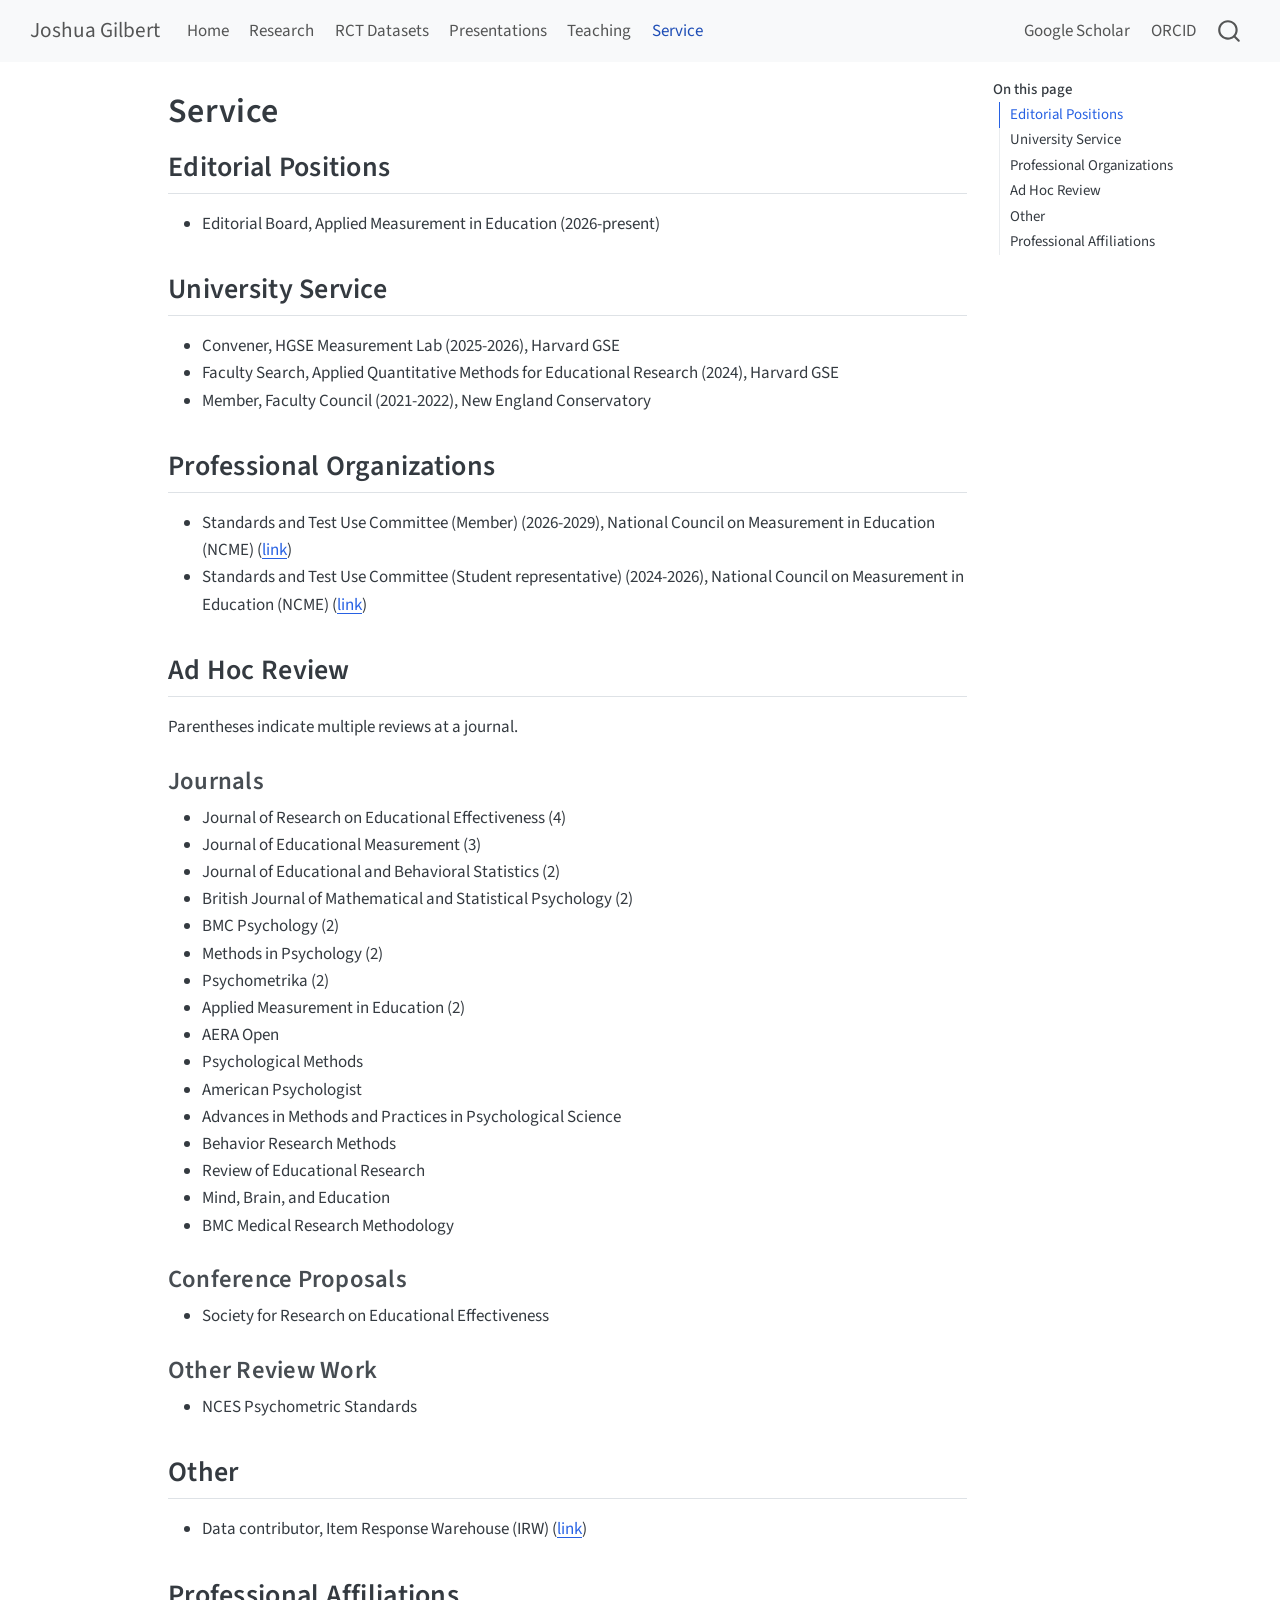
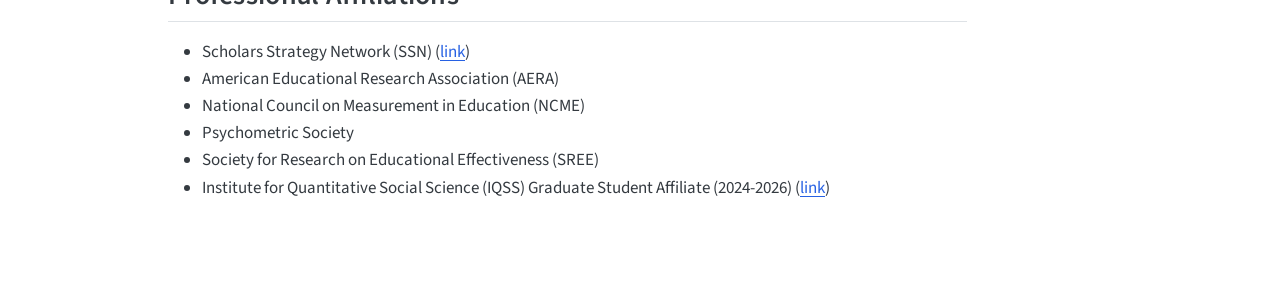
<file: docs/service.html>
<!DOCTYPE html>
<html xmlns="http://www.w3.org/1999/xhtml" lang="en" xml:lang="en"><head>

<meta charset="utf-8">
<meta name="generator" content="quarto-1.9.37">

<meta name="viewport" content="width=device-width, initial-scale=1.0, user-scalable=yes">


<title>Service – Joshua Gilbert</title>
<style>
/* Default styles provided by pandoc.
** See https://pandoc.org/MANUAL.html#variables-for-html for config info.
*/
code{white-space: pre-wrap;}
span.smallcaps{font-variant: small-caps;}
div.columns{display: flex; gap: min(4vw, 1.5em);}
div.column{flex: auto; overflow-x: auto;}
div.hanging-indent{margin-left: 1.5em; text-indent: -1.5em;}
ul.task-list{list-style: none;}
ul.task-list li input[type="checkbox"] {
  width: 0.8em;
  margin: 0 0.8em 0.2em -1em; /* quarto-specific, see https://github.com/quarto-dev/quarto-cli/issues/4556 */ 
  vertical-align: middle;
}
</style>


<script src="site_libs/quarto-nav/quarto-nav.js"></script>
<script src="site_libs/quarto-nav/headroom.min.js"></script>
<script src="site_libs/clipboard/clipboard.min.js"></script>
<script src="site_libs/quarto-search/autocomplete.umd.js"></script>
<script src="site_libs/quarto-search/fuse.min.js"></script>
<script src="site_libs/quarto-search/quarto-search.js"></script>
<meta name="quarto:offset" content="./">
<script src="site_libs/quarto-html/quarto.js" type="module"></script>
<script src="site_libs/quarto-html/tabsets/tabsets.js" type="module"></script>
<script src="site_libs/quarto-html/popper.min.js"></script>
<script src="site_libs/quarto-html/tippy.umd.min.js"></script>
<script src="site_libs/quarto-html/anchor.min.js"></script>
<link href="site_libs/quarto-html/tippy.css" rel="stylesheet">
<link href="site_libs/quarto-html/quarto-syntax-highlighting-7f8f88aac4f3542376d5c11b86a4c14d.css" rel="stylesheet" id="quarto-text-highlighting-styles">
<script src="site_libs/bootstrap/bootstrap.min.js"></script>
<link href="site_libs/bootstrap/bootstrap-icons.css" rel="stylesheet">
<link href="site_libs/bootstrap/bootstrap-158031087360bce0ff56dc785ce39e06.min.css" rel="stylesheet" append-hash="true" id="quarto-bootstrap" data-mode="light">
<script id="quarto-search-options" type="application/json">{
  "location": "navbar",
  "copy-button": false,
  "collapse-after": 3,
  "panel-placement": "end",
  "type": "overlay",
  "limit": 50,
  "keyboard-shortcut": [
    "f",
    "/",
    "s"
  ],
  "show-item-context": false,
  "language": {
    "search-no-results-text": "No results",
    "search-matching-documents-text": "matching documents",
    "search-copy-link-title": "Copy link to search",
    "search-hide-matches-text": "Hide additional matches",
    "search-more-match-text": "more match in this document",
    "search-more-matches-text": "more matches in this document",
    "search-clear-button-title": "Clear",
    "search-text-placeholder": "",
    "search-detached-cancel-button-title": "Cancel",
    "search-submit-button-title": "Submit",
    "search-label": "Search"
  }
}</script>


<link rel="stylesheet" href="styles.css">
</head>

<body class="nav-fixed quarto-light">

<div id="quarto-search-results"></div>
  <header id="quarto-header" class="headroom fixed-top">
    <nav class="navbar navbar-expand-lg " data-bs-theme="dark">
      <div class="navbar-container container-fluid">
      <div class="navbar-brand-container mx-auto">
    <a class="navbar-brand" href="./index.html">
    <span class="navbar-title">Joshua Gilbert</span>
    </a>
  </div>
            <div id="quarto-search" class="" title="Search"></div>
          <button class="navbar-toggler" type="button" data-bs-toggle="collapse" data-bs-target="#navbarCollapse" aria-controls="navbarCollapse" role="menu" aria-expanded="false" aria-label="Toggle navigation" onclick="if (window.quartoToggleHeadroom) { window.quartoToggleHeadroom(); }">
  <span class="navbar-toggler-icon"></span>
</button>
          <div class="collapse navbar-collapse" id="navbarCollapse">
            <ul class="navbar-nav navbar-nav-scroll me-auto">
  <li class="nav-item">
    <a class="nav-link" href="./index.html"> 
<span class="menu-text">Home</span></a>
  </li>  
  <li class="nav-item">
    <a class="nav-link" href="./research.html"> 
<span class="menu-text">Research</span></a>
  </li>  
  <li class="nav-item">
    <a class="nav-link" href="./rct-datasets.html"> 
<span class="menu-text">RCT Datasets</span></a>
  </li>  
  <li class="nav-item">
    <a class="nav-link" href="./presentations.html"> 
<span class="menu-text">Presentations</span></a>
  </li>  
  <li class="nav-item">
    <a class="nav-link" href="./teaching.html"> 
<span class="menu-text">Teaching</span></a>
  </li>  
  <li class="nav-item">
    <a class="nav-link active" href="./service.html" aria-current="page"> 
<span class="menu-text">Service</span></a>
  </li>  
</ul>
            <ul class="navbar-nav navbar-nav-scroll ms-auto">
  <li class="nav-item">
    <a class="nav-link" href="https://scholar.google.com/citations?user=OCdG4IgAAAAJ&amp;hl=en"> 
<span class="menu-text">Google Scholar</span></a>
  </li>  
  <li class="nav-item">
    <a class="nav-link" href="https://orcid.org/0000-0003-3496-2710"> 
<span class="menu-text">ORCID</span></a>
  </li>  
</ul>
          </div> <!-- /navcollapse -->
            <div class="quarto-navbar-tools">
</div>
      </div> <!-- /container-fluid -->
    </nav>
</header>
<!-- content -->
<div id="quarto-content" class="quarto-container page-columns page-rows-contents page-layout-article page-navbar">
<!-- sidebar -->
<!-- margin-sidebar -->
    <div id="quarto-margin-sidebar" class="sidebar margin-sidebar">
        <nav id="TOC" role="doc-toc" class="toc-active">
    <h2 id="toc-title">On this page</h2>
   
  <ul>
  <li><a href="#editorial-positions" id="toc-editorial-positions" class="nav-link active" data-scroll-target="#editorial-positions">Editorial Positions</a></li>
  <li><a href="#university-service" id="toc-university-service" class="nav-link" data-scroll-target="#university-service">University Service</a></li>
  <li><a href="#professional-organizations" id="toc-professional-organizations" class="nav-link" data-scroll-target="#professional-organizations">Professional Organizations</a></li>
  <li><a href="#ad-hoc-review" id="toc-ad-hoc-review" class="nav-link" data-scroll-target="#ad-hoc-review">Ad Hoc Review</a>
  <ul class="collapse">
  <li><a href="#journals" id="toc-journals" class="nav-link" data-scroll-target="#journals">Journals</a></li>
  <li><a href="#conference-proposals" id="toc-conference-proposals" class="nav-link" data-scroll-target="#conference-proposals">Conference Proposals</a></li>
  <li><a href="#other-review-work" id="toc-other-review-work" class="nav-link" data-scroll-target="#other-review-work">Other Review Work</a></li>
  </ul></li>
  <li><a href="#other" id="toc-other" class="nav-link" data-scroll-target="#other">Other</a></li>
  <li><a href="#professional-affiliations" id="toc-professional-affiliations" class="nav-link" data-scroll-target="#professional-affiliations">Professional Affiliations</a></li>
  </ul>
</nav>
    </div>
<!-- main -->
<main class="content" id="quarto-document-content">

<header id="title-block-header" class="quarto-title-block default">
<div class="quarto-title">
<h1 class="title">Service</h1>
</div>



<div class="quarto-title-meta">

    
  
    
  </div>
  


</header>


<section id="editorial-positions" class="level2">
<h2 class="anchored" data-anchor-id="editorial-positions">Editorial Positions</h2>
<ul>
<li>Editorial Board, Applied Measurement in Education (2026-present)</li>
</ul>
</section>
<section id="university-service" class="level2">
<h2 class="anchored" data-anchor-id="university-service">University Service</h2>
<ul>
<li>Convener, HGSE Measurement Lab (2025-2026), Harvard GSE</li>
<li>Faculty Search, Applied Quantitative Methods for Educational Research (2024), Harvard GSE</li>
<li>Member, Faculty Council (2021-2022), New England Conservatory</li>
</ul>
</section>
<section id="professional-organizations" class="level2">
<h2 class="anchored" data-anchor-id="professional-organizations">Professional Organizations</h2>
<ul>
<li>Standards and Test Use Committee (Member) (2026-2029), National Council on Measurement in Education (NCME) (<a href="https://www.ncme.org/community/ncme-committees/standard-test-use">link</a>)</li>
<li>Standards and Test Use Committee (Student representative) (2024-2026), National Council on Measurement in Education (NCME) (<a href="https://www.ncme.org/community/ncme-committees/standard-test-use">link</a>)</li>
</ul>
</section>
<section id="ad-hoc-review" class="level2">
<h2 class="anchored" data-anchor-id="ad-hoc-review">Ad Hoc Review</h2>
<p>Parentheses indicate multiple reviews at a journal.</p>
<section id="journals" class="level3">
<h3 class="anchored" data-anchor-id="journals">Journals</h3>
<ul>
<li>Journal of Research on Educational Effectiveness (4)</li>
<li>Journal of Educational Measurement (3)</li>
<li>Journal of Educational and Behavioral Statistics (2)</li>
<li>British Journal of Mathematical and Statistical Psychology (2)</li>
<li>BMC Psychology (2)</li>
<li>Methods in Psychology (2)</li>
<li>Psychometrika (2)</li>
<li>Applied Measurement in Education (2)</li>
<li>AERA Open</li>
<li>Psychological Methods</li>
<li>American Psychologist</li>
<li>Advances in Methods and Practices in Psychological Science</li>
<li>Behavior Research Methods</li>
<li>Review of Educational Research</li>
<li>Mind, Brain, and Education</li>
<li>BMC Medical Research Methodology</li>
</ul>
</section>
<section id="conference-proposals" class="level3">
<h3 class="anchored" data-anchor-id="conference-proposals">Conference Proposals</h3>
<ul>
<li>Society for Research on Educational Effectiveness</li>
</ul>
</section>
<section id="other-review-work" class="level3">
<h3 class="anchored" data-anchor-id="other-review-work">Other Review Work</h3>
<ul>
<li>NCES Psychometric Standards</li>
</ul>
</section>
</section>
<section id="other" class="level2">
<h2 class="anchored" data-anchor-id="other">Other</h2>
<ul>
<li>Data contributor, Item Response Warehouse (IRW) (<a href="https://itemresponsewarehouse.org">link</a>)</li>
</ul>
</section>
<section id="professional-affiliations" class="level2">
<h2 class="anchored" data-anchor-id="professional-affiliations">Professional Affiliations</h2>
<ul>
<li>Scholars Strategy Network (SSN) (<a href="https://scholars.org/scholar/joshua-baer-gilbert">link</a>)</li>
<li>American Educational Research Association (AERA)</li>
<li>National Council on Measurement in Education (NCME)</li>
<li>Psychometric Society</li>
<li>Society for Research on Educational Effectiveness (SREE)</li>
<li>Institute for Quantitative Social Science (IQSS) Graduate Student Affiliate (2024-2026) (<a href="https://www.iq.harvard.edu/people/joshua-gilbert">link</a>)</li>
</ul>


</section>

</main> <!-- /main -->
<script id="quarto-html-after-body" type="application/javascript">
  window.document.addEventListener("DOMContentLoaded", function (event) {
    const icon = "";
    const anchorJS = new window.AnchorJS();
    anchorJS.options = {
      placement: 'right',
      icon: icon
    };
    anchorJS.add('.anchored');
    const isCodeAnnotation = (el) => {
      for (const clz of el.classList) {
        if (clz.startsWith('code-annotation-')) {                     
          return true;
        }
      }
      return false;
    }
    const onCopySuccess = function(e) {
      // button target
      const button = e.trigger;
      // don't keep focus
      button.blur();
      // flash "checked"
      button.classList.add('code-copy-button-checked');
      var currentTitle = button.getAttribute("title");
      button.setAttribute("title", "Copied!");
      let tooltip;
      if (window.bootstrap) {
        button.setAttribute("data-bs-toggle", "tooltip");
        button.setAttribute("data-bs-placement", "left");
        button.setAttribute("data-bs-title", "Copied!");
        tooltip = new bootstrap.Tooltip(button, 
          { trigger: "manual", 
            customClass: "code-copy-button-tooltip",
            offset: [0, -8]});
        tooltip.show();    
      }
      setTimeout(function() {
        if (tooltip) {
          tooltip.hide();
          button.removeAttribute("data-bs-title");
          button.removeAttribute("data-bs-toggle");
          button.removeAttribute("data-bs-placement");
        }
        button.setAttribute("title", currentTitle);
        button.classList.remove('code-copy-button-checked');
      }, 1000);
      // clear code selection
      e.clearSelection();
    }
    const getTextToCopy = function(trigger) {
      const outerScaffold = trigger.parentElement.cloneNode(true);
      const codeEl = outerScaffold.querySelector('code');
      for (const childEl of codeEl.children) {
        if (isCodeAnnotation(childEl)) {
          childEl.remove();
        }
      }
      return codeEl.innerText;
    }
    const clipboard = new window.ClipboardJS('.code-copy-button:not([data-in-quarto-modal])', {
      text: getTextToCopy
    });
    clipboard.on('success', onCopySuccess);
    if (window.document.getElementById('quarto-embedded-source-code-modal')) {
      const clipboardModal = new window.ClipboardJS('.code-copy-button[data-in-quarto-modal]', {
        text: getTextToCopy,
        container: window.document.getElementById('quarto-embedded-source-code-modal')
      });
      clipboardModal.on('success', onCopySuccess);
    }
      var localhostRegex = new RegExp(/^(?:http|https):\/\/localhost\:?[0-9]*\//);
      var mailtoRegex = new RegExp(/^mailto:/);
        var filterRegex = new RegExp('/' + window.location.host + '/');
      var isInternal = (href) => {
          return filterRegex.test(href) || localhostRegex.test(href) || mailtoRegex.test(href);
      }
      // Inspect non-navigation links and adorn them if external
     var links = window.document.querySelectorAll('a[href]:not(.nav-link):not(.navbar-brand):not(.toc-action):not(.sidebar-link):not(.sidebar-item-toggle):not(.pagination-link):not(.no-external):not([aria-hidden]):not(.dropdown-item):not(.quarto-navigation-tool):not(.about-link)');
      for (var i=0; i<links.length; i++) {
        const link = links[i];
        if (!isInternal(link.href)) {
          // undo the damage that might have been done by quarto-nav.js in the case of
          // links that we want to consider external
          if (link.dataset.originalHref !== undefined) {
            link.href = link.dataset.originalHref;
          }
        }
      }
    function tippyHover(el, contentFn, onTriggerFn, onUntriggerFn) {
      const config = {
        allowHTML: true,
        maxWidth: 500,
        delay: 100,
        arrow: false,
        appendTo: function(el) {
            return el.parentElement;
        },
        interactive: true,
        interactiveBorder: 10,
        theme: 'quarto',
        placement: 'bottom-start',
      };
      if (contentFn) {
        config.content = contentFn;
      }
      if (onTriggerFn) {
        config.onTrigger = onTriggerFn;
      }
      if (onUntriggerFn) {
        config.onUntrigger = onUntriggerFn;
      }
      window.tippy(el, config); 
    }
    const noterefs = window.document.querySelectorAll('a[role="doc-noteref"]');
    for (var i=0; i<noterefs.length; i++) {
      const ref = noterefs[i];
      tippyHover(ref, function() {
        // use id or data attribute instead here
        let href = ref.getAttribute('data-footnote-href') || ref.getAttribute('href');
        try { href = new URL(href).hash; } catch {}
        const id = href.replace(/^#\/?/, "");
        const note = window.document.getElementById(id);
        if (note) {
          return note.innerHTML;
        } else {
          return "";
        }
      });
    }
    const xrefs = window.document.querySelectorAll('a.quarto-xref');
    const processXRef = (id, note) => {
      // Strip column container classes
      const stripColumnClz = (el) => {
        el.classList.remove("page-full", "page-columns");
        if (el.children) {
          for (const child of el.children) {
            stripColumnClz(child);
          }
        }
      }
      stripColumnClz(note)
      if (id === null || id.startsWith('sec-')) {
        // Special case sections, only their first couple elements
        const container = document.createElement("div");
        if (note.children && note.children.length > 2) {
          container.appendChild(note.children[0].cloneNode(true));
          for (let i = 1; i < note.children.length; i++) {
            const child = note.children[i];
            if (child.tagName === "P" && child.innerText === "") {
              continue;
            } else {
              container.appendChild(child.cloneNode(true));
              break;
            }
          }
          if (window.Quarto?.typesetMath) {
            window.Quarto.typesetMath(container);
          }
          return container.innerHTML
        } else {
          if (window.Quarto?.typesetMath) {
            window.Quarto.typesetMath(note);
          }
          return note.innerHTML;
        }
      } else {
        // Remove any anchor links if they are present
        const anchorLink = note.querySelector('a.anchorjs-link');
        if (anchorLink) {
          anchorLink.remove();
        }
        if (window.Quarto?.typesetMath) {
          window.Quarto.typesetMath(note);
        }
        if (note.classList.contains("callout")) {
          return note.outerHTML;
        } else {
          return note.innerHTML;
        }
      }
    }
    for (var i=0; i<xrefs.length; i++) {
      const xref = xrefs[i];
      tippyHover(xref, undefined, function(instance) {
        instance.disable();
        let url = xref.getAttribute('href');
        let hash = undefined; 
        if (url.startsWith('#')) {
          hash = url;
        } else {
          try { hash = new URL(url).hash; } catch {}
        }
        if (hash) {
          const id = hash.replace(/^#\/?/, "");
          const note = window.document.getElementById(id);
          if (note !== null) {
            try {
              const html = processXRef(id, note.cloneNode(true));
              instance.setContent(html);
            } finally {
              instance.enable();
              instance.show();
            }
          } else {
            // See if we can fetch this
            fetch(url.split('#')[0])
            .then(res => res.text())
            .then(html => {
              const parser = new DOMParser();
              const htmlDoc = parser.parseFromString(html, "text/html");
              const note = htmlDoc.getElementById(id);
              if (note !== null) {
                const html = processXRef(id, note);
                instance.setContent(html);
              } 
            }).finally(() => {
              instance.enable();
              instance.show();
            });
          }
        } else {
          // See if we can fetch a full url (with no hash to target)
          // This is a special case and we should probably do some content thinning / targeting
          fetch(url)
          .then(res => res.text())
          .then(html => {
            const parser = new DOMParser();
            const htmlDoc = parser.parseFromString(html, "text/html");
            const note = htmlDoc.querySelector('main.content');
            if (note !== null) {
              // This should only happen for chapter cross references
              // (since there is no id in the URL)
              // remove the first header
              if (note.children.length > 0 && note.children[0].tagName === "HEADER") {
                note.children[0].remove();
              }
              const html = processXRef(null, note);
              instance.setContent(html);
            } 
          }).finally(() => {
            instance.enable();
            instance.show();
          });
        }
      }, function(instance) {
      });
    }
        let selectedAnnoteEl;
        const selectorForAnnotation = ( cell, annotation) => {
          let cellAttr = 'data-code-cell="' + cell + '"';
          let lineAttr = 'data-code-annotation="' +  annotation + '"';
          const selector = 'span[' + cellAttr + '][' + lineAttr + ']';
          return selector;
        }
        const selectCodeLines = (annoteEl) => {
          const doc = window.document;
          const targetCell = annoteEl.getAttribute("data-target-cell");
          const targetAnnotation = annoteEl.getAttribute("data-target-annotation");
          const annoteSpan = window.document.querySelector(selectorForAnnotation(targetCell, targetAnnotation));
          const lines = annoteSpan.getAttribute("data-code-lines").split(",");
          const lineIds = lines.map((line) => {
            return targetCell + "-" + line;
          })
          let top = null;
          let height = null;
          let parent = null;
          if (lineIds.length > 0) {
              //compute the position of the single el (top and bottom and make a div)
              const el = window.document.getElementById(lineIds[0]);
              top = el.offsetTop;
              height = el.offsetHeight;
              parent = el.parentElement.parentElement;
            if (lineIds.length > 1) {
              const lastEl = window.document.getElementById(lineIds[lineIds.length - 1]);
              const bottom = lastEl.offsetTop + lastEl.offsetHeight;
              height = bottom - top;
            }
            if (top !== null && height !== null && parent !== null) {
              // cook up a div (if necessary) and position it 
              let div = window.document.getElementById("code-annotation-line-highlight");
              if (div === null) {
                div = window.document.createElement("div");
                div.setAttribute("id", "code-annotation-line-highlight");
                div.style.position = 'absolute';
                parent.appendChild(div);
              }
              div.style.top = top - 2 + "px";
              div.style.height = height + 4 + "px";
              div.style.left = 0;
              let gutterDiv = window.document.getElementById("code-annotation-line-highlight-gutter");
              if (gutterDiv === null) {
                gutterDiv = window.document.createElement("div");
                gutterDiv.setAttribute("id", "code-annotation-line-highlight-gutter");
                gutterDiv.style.position = 'absolute';
                const codeCell = window.document.getElementById(targetCell);
                const gutter = codeCell.querySelector('.code-annotation-gutter');
                gutter.appendChild(gutterDiv);
              }
              gutterDiv.style.top = top - 2 + "px";
              gutterDiv.style.height = height + 4 + "px";
            }
            selectedAnnoteEl = annoteEl;
          }
        };
        const unselectCodeLines = () => {
          const elementsIds = ["code-annotation-line-highlight", "code-annotation-line-highlight-gutter"];
          elementsIds.forEach((elId) => {
            const div = window.document.getElementById(elId);
            if (div) {
              div.remove();
            }
          });
          selectedAnnoteEl = undefined;
        };
          // Handle positioning of the toggle
      window.addEventListener(
        "resize",
        throttle(() => {
          elRect = undefined;
          if (selectedAnnoteEl) {
            selectCodeLines(selectedAnnoteEl);
          }
        }, 10)
      );
      function throttle(fn, ms) {
      let throttle = false;
      let timer;
        return (...args) => {
          if(!throttle) { // first call gets through
              fn.apply(this, args);
              throttle = true;
          } else { // all the others get throttled
              if(timer) clearTimeout(timer); // cancel #2
              timer = setTimeout(() => {
                fn.apply(this, args);
                timer = throttle = false;
              }, ms);
          }
        };
      }
        // Attach click handler to the DT
        const annoteDls = window.document.querySelectorAll('dt[data-target-cell]');
        for (const annoteDlNode of annoteDls) {
          annoteDlNode.addEventListener('click', (event) => {
            const clickedEl = event.target;
            if (clickedEl !== selectedAnnoteEl) {
              unselectCodeLines();
              const activeEl = window.document.querySelector('dt[data-target-cell].code-annotation-active');
              if (activeEl) {
                activeEl.classList.remove('code-annotation-active');
              }
              selectCodeLines(clickedEl);
              clickedEl.classList.add('code-annotation-active');
            } else {
              // Unselect the line
              unselectCodeLines();
              clickedEl.classList.remove('code-annotation-active');
            }
          });
        }
    const findCites = (el) => {
      const parentEl = el.parentElement;
      if (parentEl) {
        const cites = parentEl.dataset.cites;
        if (cites) {
          return {
            el,
            cites: cites.split(' ')
          };
        } else {
          return findCites(el.parentElement)
        }
      } else {
        return undefined;
      }
    };
    var bibliorefs = window.document.querySelectorAll('a[role="doc-biblioref"]');
    for (var i=0; i<bibliorefs.length; i++) {
      const ref = bibliorefs[i];
      const citeInfo = findCites(ref);
      if (citeInfo) {
        tippyHover(citeInfo.el, function() {
          var popup = window.document.createElement('div');
          citeInfo.cites.forEach(function(cite) {
            var citeDiv = window.document.createElement('div');
            citeDiv.classList.add('hanging-indent');
            citeDiv.classList.add('csl-entry');
            var biblioDiv = window.document.getElementById('ref-' + cite);
            if (biblioDiv) {
              citeDiv.innerHTML = biblioDiv.innerHTML;
            }
            popup.appendChild(citeDiv);
          });
          return popup.innerHTML;
        });
      }
    }
  });
  </script>
</div> <!-- /content -->




</body></html>
</file>
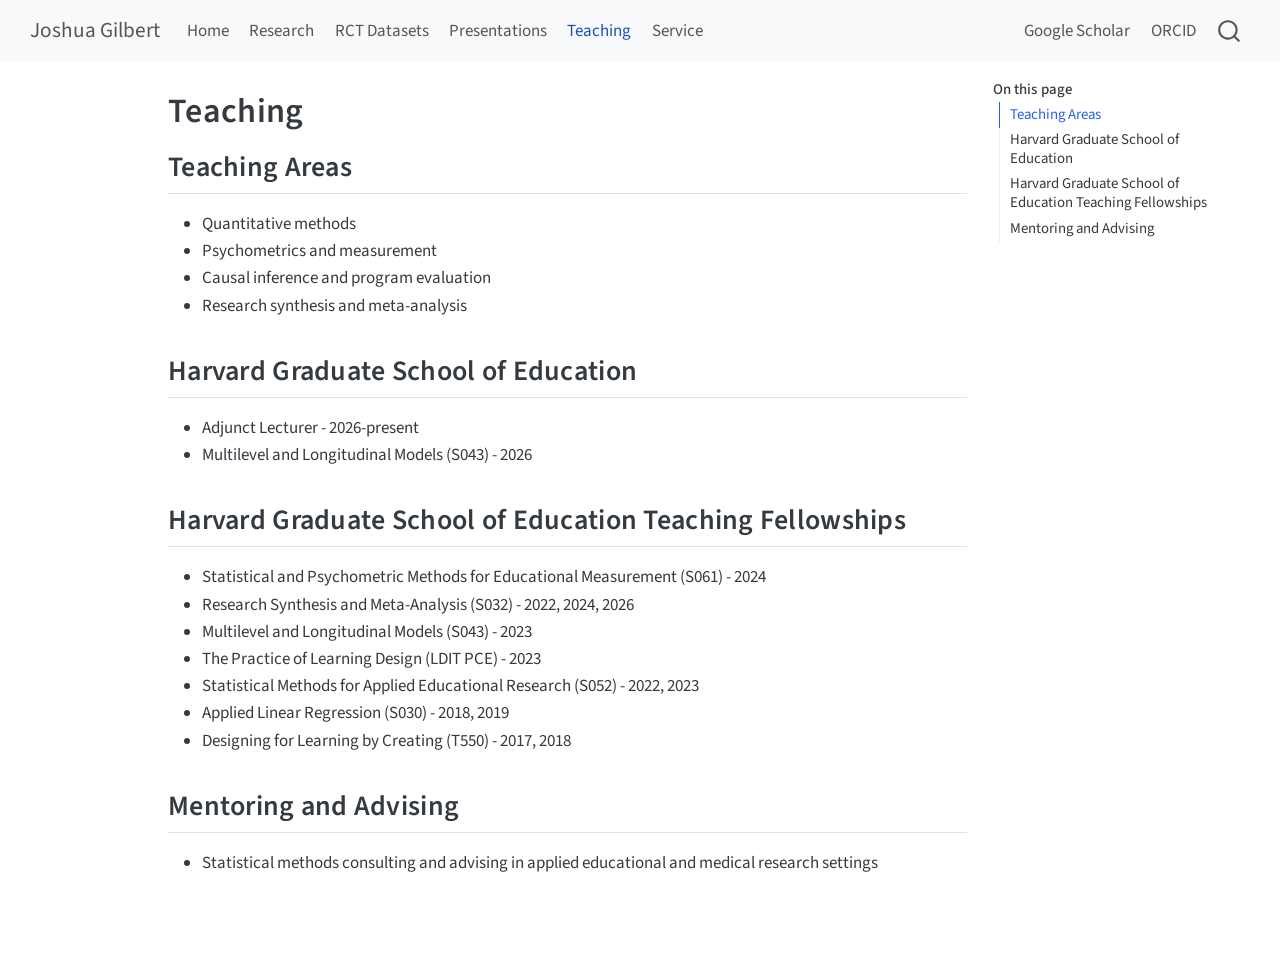
<file: docs/teaching.html>
<!DOCTYPE html>
<html xmlns="http://www.w3.org/1999/xhtml" lang="en" xml:lang="en"><head>

<meta charset="utf-8">
<meta name="generator" content="quarto-1.9.37">

<meta name="viewport" content="width=device-width, initial-scale=1.0, user-scalable=yes">


<title>Teaching – Joshua Gilbert</title>
<style>
/* Default styles provided by pandoc.
** See https://pandoc.org/MANUAL.html#variables-for-html for config info.
*/
code{white-space: pre-wrap;}
span.smallcaps{font-variant: small-caps;}
div.columns{display: flex; gap: min(4vw, 1.5em);}
div.column{flex: auto; overflow-x: auto;}
div.hanging-indent{margin-left: 1.5em; text-indent: -1.5em;}
ul.task-list{list-style: none;}
ul.task-list li input[type="checkbox"] {
  width: 0.8em;
  margin: 0 0.8em 0.2em -1em; /* quarto-specific, see https://github.com/quarto-dev/quarto-cli/issues/4556 */ 
  vertical-align: middle;
}
</style>


<script src="site_libs/quarto-nav/quarto-nav.js"></script>
<script src="site_libs/quarto-nav/headroom.min.js"></script>
<script src="site_libs/clipboard/clipboard.min.js"></script>
<script src="site_libs/quarto-search/autocomplete.umd.js"></script>
<script src="site_libs/quarto-search/fuse.min.js"></script>
<script src="site_libs/quarto-search/quarto-search.js"></script>
<meta name="quarto:offset" content="./">
<script src="site_libs/quarto-html/quarto.js" type="module"></script>
<script src="site_libs/quarto-html/tabsets/tabsets.js" type="module"></script>
<script src="site_libs/quarto-html/popper.min.js"></script>
<script src="site_libs/quarto-html/tippy.umd.min.js"></script>
<script src="site_libs/quarto-html/anchor.min.js"></script>
<link href="site_libs/quarto-html/tippy.css" rel="stylesheet">
<link href="site_libs/quarto-html/quarto-syntax-highlighting-7f8f88aac4f3542376d5c11b86a4c14d.css" rel="stylesheet" id="quarto-text-highlighting-styles">
<script src="site_libs/bootstrap/bootstrap.min.js"></script>
<link href="site_libs/bootstrap/bootstrap-icons.css" rel="stylesheet">
<link href="site_libs/bootstrap/bootstrap-158031087360bce0ff56dc785ce39e06.min.css" rel="stylesheet" append-hash="true" id="quarto-bootstrap" data-mode="light">
<script id="quarto-search-options" type="application/json">{
  "location": "navbar",
  "copy-button": false,
  "collapse-after": 3,
  "panel-placement": "end",
  "type": "overlay",
  "limit": 50,
  "keyboard-shortcut": [
    "f",
    "/",
    "s"
  ],
  "show-item-context": false,
  "language": {
    "search-no-results-text": "No results",
    "search-matching-documents-text": "matching documents",
    "search-copy-link-title": "Copy link to search",
    "search-hide-matches-text": "Hide additional matches",
    "search-more-match-text": "more match in this document",
    "search-more-matches-text": "more matches in this document",
    "search-clear-button-title": "Clear",
    "search-text-placeholder": "",
    "search-detached-cancel-button-title": "Cancel",
    "search-submit-button-title": "Submit",
    "search-label": "Search"
  }
}</script>


<link rel="stylesheet" href="styles.css">
</head>

<body class="nav-fixed quarto-light">

<div id="quarto-search-results"></div>
  <header id="quarto-header" class="headroom fixed-top">
    <nav class="navbar navbar-expand-lg " data-bs-theme="dark">
      <div class="navbar-container container-fluid">
      <div class="navbar-brand-container mx-auto">
    <a class="navbar-brand" href="./index.html">
    <span class="navbar-title">Joshua Gilbert</span>
    </a>
  </div>
            <div id="quarto-search" class="" title="Search"></div>
          <button class="navbar-toggler" type="button" data-bs-toggle="collapse" data-bs-target="#navbarCollapse" aria-controls="navbarCollapse" role="menu" aria-expanded="false" aria-label="Toggle navigation" onclick="if (window.quartoToggleHeadroom) { window.quartoToggleHeadroom(); }">
  <span class="navbar-toggler-icon"></span>
</button>
          <div class="collapse navbar-collapse" id="navbarCollapse">
            <ul class="navbar-nav navbar-nav-scroll me-auto">
  <li class="nav-item">
    <a class="nav-link" href="./index.html"> 
<span class="menu-text">Home</span></a>
  </li>  
  <li class="nav-item">
    <a class="nav-link" href="./research.html"> 
<span class="menu-text">Research</span></a>
  </li>  
  <li class="nav-item">
    <a class="nav-link" href="./rct-datasets.html"> 
<span class="menu-text">RCT Datasets</span></a>
  </li>  
  <li class="nav-item">
    <a class="nav-link" href="./presentations.html"> 
<span class="menu-text">Presentations</span></a>
  </li>  
  <li class="nav-item">
    <a class="nav-link active" href="./teaching.html" aria-current="page"> 
<span class="menu-text">Teaching</span></a>
  </li>  
  <li class="nav-item">
    <a class="nav-link" href="./service.html"> 
<span class="menu-text">Service</span></a>
  </li>  
</ul>
            <ul class="navbar-nav navbar-nav-scroll ms-auto">
  <li class="nav-item">
    <a class="nav-link" href="https://scholar.google.com/citations?user=OCdG4IgAAAAJ&amp;hl=en"> 
<span class="menu-text">Google Scholar</span></a>
  </li>  
  <li class="nav-item">
    <a class="nav-link" href="https://orcid.org/0000-0003-3496-2710"> 
<span class="menu-text">ORCID</span></a>
  </li>  
</ul>
          </div> <!-- /navcollapse -->
            <div class="quarto-navbar-tools">
</div>
      </div> <!-- /container-fluid -->
    </nav>
</header>
<!-- content -->
<div id="quarto-content" class="quarto-container page-columns page-rows-contents page-layout-article page-navbar">
<!-- sidebar -->
<!-- margin-sidebar -->
    <div id="quarto-margin-sidebar" class="sidebar margin-sidebar">
        <nav id="TOC" role="doc-toc" class="toc-active">
    <h2 id="toc-title">On this page</h2>
   
  <ul>
  <li><a href="#teaching-areas" id="toc-teaching-areas" class="nav-link active" data-scroll-target="#teaching-areas">Teaching Areas</a></li>
  <li><a href="#harvard-graduate-school-of-education" id="toc-harvard-graduate-school-of-education" class="nav-link" data-scroll-target="#harvard-graduate-school-of-education">Harvard Graduate School of Education</a></li>
  <li><a href="#harvard-graduate-school-of-education-teaching-fellowships" id="toc-harvard-graduate-school-of-education-teaching-fellowships" class="nav-link" data-scroll-target="#harvard-graduate-school-of-education-teaching-fellowships">Harvard Graduate School of Education Teaching Fellowships</a></li>
  <li><a href="#mentoring-and-advising" id="toc-mentoring-and-advising" class="nav-link" data-scroll-target="#mentoring-and-advising">Mentoring and Advising</a></li>
  </ul>
</nav>
    </div>
<!-- main -->
<main class="content" id="quarto-document-content">

<header id="title-block-header" class="quarto-title-block default">
<div class="quarto-title">
<h1 class="title">Teaching</h1>
</div>



<div class="quarto-title-meta">

    
  
    
  </div>
  


</header>


<section id="teaching-areas" class="level2">
<h2 class="anchored" data-anchor-id="teaching-areas">Teaching Areas</h2>
<ul>
<li>Quantitative methods</li>
<li>Psychometrics and measurement</li>
<li>Causal inference and program evaluation</li>
<li>Research synthesis and meta-analysis</li>
</ul>
</section>
<section id="harvard-graduate-school-of-education" class="level2">
<h2 class="anchored" data-anchor-id="harvard-graduate-school-of-education">Harvard Graduate School of Education</h2>
<ul>
<li>Adjunct Lecturer - 2026-present</li>
<li>Multilevel and Longitudinal Models (S043) - 2026</li>
</ul>
</section>
<section id="harvard-graduate-school-of-education-teaching-fellowships" class="level2">
<h2 class="anchored" data-anchor-id="harvard-graduate-school-of-education-teaching-fellowships">Harvard Graduate School of Education Teaching Fellowships</h2>
<ul>
<li>Statistical and Psychometric Methods for Educational Measurement (S061) - 2024</li>
<li>Research Synthesis and Meta-Analysis (S032) - 2022, 2024, 2026</li>
<li>Multilevel and Longitudinal Models (S043) - 2023</li>
<li>The Practice of Learning Design (LDIT PCE) - 2023</li>
<li>Statistical Methods for Applied Educational Research (S052) - 2022, 2023</li>
<li>Applied Linear Regression (S030) - 2018, 2019</li>
<li>Designing for Learning by Creating (T550) - 2017, 2018</li>
</ul>
</section>
<section id="mentoring-and-advising" class="level2">
<h2 class="anchored" data-anchor-id="mentoring-and-advising">Mentoring and Advising</h2>
<ul>
<li>Statistical methods consulting and advising in applied educational and medical research settings</li>
</ul>


</section>

</main> <!-- /main -->
<script id="quarto-html-after-body" type="application/javascript">
  window.document.addEventListener("DOMContentLoaded", function (event) {
    const icon = "";
    const anchorJS = new window.AnchorJS();
    anchorJS.options = {
      placement: 'right',
      icon: icon
    };
    anchorJS.add('.anchored');
    const isCodeAnnotation = (el) => {
      for (const clz of el.classList) {
        if (clz.startsWith('code-annotation-')) {                     
          return true;
        }
      }
      return false;
    }
    const onCopySuccess = function(e) {
      // button target
      const button = e.trigger;
      // don't keep focus
      button.blur();
      // flash "checked"
      button.classList.add('code-copy-button-checked');
      var currentTitle = button.getAttribute("title");
      button.setAttribute("title", "Copied!");
      let tooltip;
      if (window.bootstrap) {
        button.setAttribute("data-bs-toggle", "tooltip");
        button.setAttribute("data-bs-placement", "left");
        button.setAttribute("data-bs-title", "Copied!");
        tooltip = new bootstrap.Tooltip(button, 
          { trigger: "manual", 
            customClass: "code-copy-button-tooltip",
            offset: [0, -8]});
        tooltip.show();    
      }
      setTimeout(function() {
        if (tooltip) {
          tooltip.hide();
          button.removeAttribute("data-bs-title");
          button.removeAttribute("data-bs-toggle");
          button.removeAttribute("data-bs-placement");
        }
        button.setAttribute("title", currentTitle);
        button.classList.remove('code-copy-button-checked');
      }, 1000);
      // clear code selection
      e.clearSelection();
    }
    const getTextToCopy = function(trigger) {
      const outerScaffold = trigger.parentElement.cloneNode(true);
      const codeEl = outerScaffold.querySelector('code');
      for (const childEl of codeEl.children) {
        if (isCodeAnnotation(childEl)) {
          childEl.remove();
        }
      }
      return codeEl.innerText;
    }
    const clipboard = new window.ClipboardJS('.code-copy-button:not([data-in-quarto-modal])', {
      text: getTextToCopy
    });
    clipboard.on('success', onCopySuccess);
    if (window.document.getElementById('quarto-embedded-source-code-modal')) {
      const clipboardModal = new window.ClipboardJS('.code-copy-button[data-in-quarto-modal]', {
        text: getTextToCopy,
        container: window.document.getElementById('quarto-embedded-source-code-modal')
      });
      clipboardModal.on('success', onCopySuccess);
    }
      var localhostRegex = new RegExp(/^(?:http|https):\/\/localhost\:?[0-9]*\//);
      var mailtoRegex = new RegExp(/^mailto:/);
        var filterRegex = new RegExp('/' + window.location.host + '/');
      var isInternal = (href) => {
          return filterRegex.test(href) || localhostRegex.test(href) || mailtoRegex.test(href);
      }
      // Inspect non-navigation links and adorn them if external
     var links = window.document.querySelectorAll('a[href]:not(.nav-link):not(.navbar-brand):not(.toc-action):not(.sidebar-link):not(.sidebar-item-toggle):not(.pagination-link):not(.no-external):not([aria-hidden]):not(.dropdown-item):not(.quarto-navigation-tool):not(.about-link)');
      for (var i=0; i<links.length; i++) {
        const link = links[i];
        if (!isInternal(link.href)) {
          // undo the damage that might have been done by quarto-nav.js in the case of
          // links that we want to consider external
          if (link.dataset.originalHref !== undefined) {
            link.href = link.dataset.originalHref;
          }
        }
      }
    function tippyHover(el, contentFn, onTriggerFn, onUntriggerFn) {
      const config = {
        allowHTML: true,
        maxWidth: 500,
        delay: 100,
        arrow: false,
        appendTo: function(el) {
            return el.parentElement;
        },
        interactive: true,
        interactiveBorder: 10,
        theme: 'quarto',
        placement: 'bottom-start',
      };
      if (contentFn) {
        config.content = contentFn;
      }
      if (onTriggerFn) {
        config.onTrigger = onTriggerFn;
      }
      if (onUntriggerFn) {
        config.onUntrigger = onUntriggerFn;
      }
      window.tippy(el, config); 
    }
    const noterefs = window.document.querySelectorAll('a[role="doc-noteref"]');
    for (var i=0; i<noterefs.length; i++) {
      const ref = noterefs[i];
      tippyHover(ref, function() {
        // use id or data attribute instead here
        let href = ref.getAttribute('data-footnote-href') || ref.getAttribute('href');
        try { href = new URL(href).hash; } catch {}
        const id = href.replace(/^#\/?/, "");
        const note = window.document.getElementById(id);
        if (note) {
          return note.innerHTML;
        } else {
          return "";
        }
      });
    }
    const xrefs = window.document.querySelectorAll('a.quarto-xref');
    const processXRef = (id, note) => {
      // Strip column container classes
      const stripColumnClz = (el) => {
        el.classList.remove("page-full", "page-columns");
        if (el.children) {
          for (const child of el.children) {
            stripColumnClz(child);
          }
        }
      }
      stripColumnClz(note)
      if (id === null || id.startsWith('sec-')) {
        // Special case sections, only their first couple elements
        const container = document.createElement("div");
        if (note.children && note.children.length > 2) {
          container.appendChild(note.children[0].cloneNode(true));
          for (let i = 1; i < note.children.length; i++) {
            const child = note.children[i];
            if (child.tagName === "P" && child.innerText === "") {
              continue;
            } else {
              container.appendChild(child.cloneNode(true));
              break;
            }
          }
          if (window.Quarto?.typesetMath) {
            window.Quarto.typesetMath(container);
          }
          return container.innerHTML
        } else {
          if (window.Quarto?.typesetMath) {
            window.Quarto.typesetMath(note);
          }
          return note.innerHTML;
        }
      } else {
        // Remove any anchor links if they are present
        const anchorLink = note.querySelector('a.anchorjs-link');
        if (anchorLink) {
          anchorLink.remove();
        }
        if (window.Quarto?.typesetMath) {
          window.Quarto.typesetMath(note);
        }
        if (note.classList.contains("callout")) {
          return note.outerHTML;
        } else {
          return note.innerHTML;
        }
      }
    }
    for (var i=0; i<xrefs.length; i++) {
      const xref = xrefs[i];
      tippyHover(xref, undefined, function(instance) {
        instance.disable();
        let url = xref.getAttribute('href');
        let hash = undefined; 
        if (url.startsWith('#')) {
          hash = url;
        } else {
          try { hash = new URL(url).hash; } catch {}
        }
        if (hash) {
          const id = hash.replace(/^#\/?/, "");
          const note = window.document.getElementById(id);
          if (note !== null) {
            try {
              const html = processXRef(id, note.cloneNode(true));
              instance.setContent(html);
            } finally {
              instance.enable();
              instance.show();
            }
          } else {
            // See if we can fetch this
            fetch(url.split('#')[0])
            .then(res => res.text())
            .then(html => {
              const parser = new DOMParser();
              const htmlDoc = parser.parseFromString(html, "text/html");
              const note = htmlDoc.getElementById(id);
              if (note !== null) {
                const html = processXRef(id, note);
                instance.setContent(html);
              } 
            }).finally(() => {
              instance.enable();
              instance.show();
            });
          }
        } else {
          // See if we can fetch a full url (with no hash to target)
          // This is a special case and we should probably do some content thinning / targeting
          fetch(url)
          .then(res => res.text())
          .then(html => {
            const parser = new DOMParser();
            const htmlDoc = parser.parseFromString(html, "text/html");
            const note = htmlDoc.querySelector('main.content');
            if (note !== null) {
              // This should only happen for chapter cross references
              // (since there is no id in the URL)
              // remove the first header
              if (note.children.length > 0 && note.children[0].tagName === "HEADER") {
                note.children[0].remove();
              }
              const html = processXRef(null, note);
              instance.setContent(html);
            } 
          }).finally(() => {
            instance.enable();
            instance.show();
          });
        }
      }, function(instance) {
      });
    }
        let selectedAnnoteEl;
        const selectorForAnnotation = ( cell, annotation) => {
          let cellAttr = 'data-code-cell="' + cell + '"';
          let lineAttr = 'data-code-annotation="' +  annotation + '"';
          const selector = 'span[' + cellAttr + '][' + lineAttr + ']';
          return selector;
        }
        const selectCodeLines = (annoteEl) => {
          const doc = window.document;
          const targetCell = annoteEl.getAttribute("data-target-cell");
          const targetAnnotation = annoteEl.getAttribute("data-target-annotation");
          const annoteSpan = window.document.querySelector(selectorForAnnotation(targetCell, targetAnnotation));
          const lines = annoteSpan.getAttribute("data-code-lines").split(",");
          const lineIds = lines.map((line) => {
            return targetCell + "-" + line;
          })
          let top = null;
          let height = null;
          let parent = null;
          if (lineIds.length > 0) {
              //compute the position of the single el (top and bottom and make a div)
              const el = window.document.getElementById(lineIds[0]);
              top = el.offsetTop;
              height = el.offsetHeight;
              parent = el.parentElement.parentElement;
            if (lineIds.length > 1) {
              const lastEl = window.document.getElementById(lineIds[lineIds.length - 1]);
              const bottom = lastEl.offsetTop + lastEl.offsetHeight;
              height = bottom - top;
            }
            if (top !== null && height !== null && parent !== null) {
              // cook up a div (if necessary) and position it 
              let div = window.document.getElementById("code-annotation-line-highlight");
              if (div === null) {
                div = window.document.createElement("div");
                div.setAttribute("id", "code-annotation-line-highlight");
                div.style.position = 'absolute';
                parent.appendChild(div);
              }
              div.style.top = top - 2 + "px";
              div.style.height = height + 4 + "px";
              div.style.left = 0;
              let gutterDiv = window.document.getElementById("code-annotation-line-highlight-gutter");
              if (gutterDiv === null) {
                gutterDiv = window.document.createElement("div");
                gutterDiv.setAttribute("id", "code-annotation-line-highlight-gutter");
                gutterDiv.style.position = 'absolute';
                const codeCell = window.document.getElementById(targetCell);
                const gutter = codeCell.querySelector('.code-annotation-gutter');
                gutter.appendChild(gutterDiv);
              }
              gutterDiv.style.top = top - 2 + "px";
              gutterDiv.style.height = height + 4 + "px";
            }
            selectedAnnoteEl = annoteEl;
          }
        };
        const unselectCodeLines = () => {
          const elementsIds = ["code-annotation-line-highlight", "code-annotation-line-highlight-gutter"];
          elementsIds.forEach((elId) => {
            const div = window.document.getElementById(elId);
            if (div) {
              div.remove();
            }
          });
          selectedAnnoteEl = undefined;
        };
          // Handle positioning of the toggle
      window.addEventListener(
        "resize",
        throttle(() => {
          elRect = undefined;
          if (selectedAnnoteEl) {
            selectCodeLines(selectedAnnoteEl);
          }
        }, 10)
      );
      function throttle(fn, ms) {
      let throttle = false;
      let timer;
        return (...args) => {
          if(!throttle) { // first call gets through
              fn.apply(this, args);
              throttle = true;
          } else { // all the others get throttled
              if(timer) clearTimeout(timer); // cancel #2
              timer = setTimeout(() => {
                fn.apply(this, args);
                timer = throttle = false;
              }, ms);
          }
        };
      }
        // Attach click handler to the DT
        const annoteDls = window.document.querySelectorAll('dt[data-target-cell]');
        for (const annoteDlNode of annoteDls) {
          annoteDlNode.addEventListener('click', (event) => {
            const clickedEl = event.target;
            if (clickedEl !== selectedAnnoteEl) {
              unselectCodeLines();
              const activeEl = window.document.querySelector('dt[data-target-cell].code-annotation-active');
              if (activeEl) {
                activeEl.classList.remove('code-annotation-active');
              }
              selectCodeLines(clickedEl);
              clickedEl.classList.add('code-annotation-active');
            } else {
              // Unselect the line
              unselectCodeLines();
              clickedEl.classList.remove('code-annotation-active');
            }
          });
        }
    const findCites = (el) => {
      const parentEl = el.parentElement;
      if (parentEl) {
        const cites = parentEl.dataset.cites;
        if (cites) {
          return {
            el,
            cites: cites.split(' ')
          };
        } else {
          return findCites(el.parentElement)
        }
      } else {
        return undefined;
      }
    };
    var bibliorefs = window.document.querySelectorAll('a[role="doc-biblioref"]');
    for (var i=0; i<bibliorefs.length; i++) {
      const ref = bibliorefs[i];
      const citeInfo = findCites(ref);
      if (citeInfo) {
        tippyHover(citeInfo.el, function() {
          var popup = window.document.createElement('div');
          citeInfo.cites.forEach(function(cite) {
            var citeDiv = window.document.createElement('div');
            citeDiv.classList.add('hanging-indent');
            citeDiv.classList.add('csl-entry');
            var biblioDiv = window.document.getElementById('ref-' + cite);
            if (biblioDiv) {
              citeDiv.innerHTML = biblioDiv.innerHTML;
            }
            popup.appendChild(citeDiv);
          });
          return popup.innerHTML;
        });
      }
    }
  });
  </script>
</div> <!-- /content -->




</body></html>
</file>
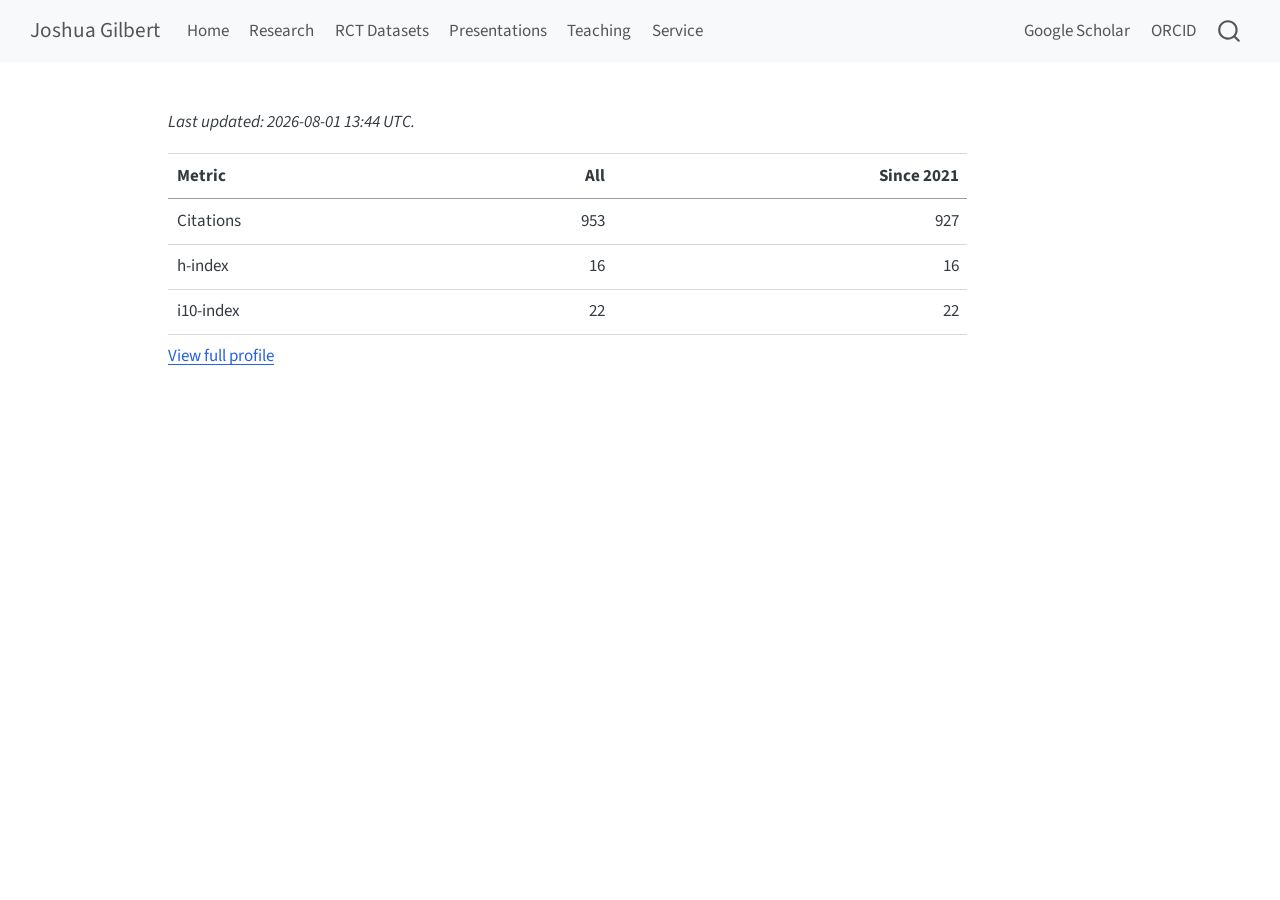
<file: docs/generated/scholar-stats.html>
<!DOCTYPE html>
<html xmlns="http://www.w3.org/1999/xhtml" lang="en" xml:lang="en"><head>

<meta charset="utf-8">
<meta name="generator" content="quarto-1.9.37">

<meta name="viewport" content="width=device-width, initial-scale=1.0, user-scalable=yes">


<title>scholar-stats – Joshua Gilbert</title>
<style>
/* Default styles provided by pandoc.
** See https://pandoc.org/MANUAL.html#variables-for-html for config info.
*/
code{white-space: pre-wrap;}
span.smallcaps{font-variant: small-caps;}
div.columns{display: flex; gap: min(4vw, 1.5em);}
div.column{flex: auto; overflow-x: auto;}
div.hanging-indent{margin-left: 1.5em; text-indent: -1.5em;}
ul.task-list{list-style: none;}
ul.task-list li input[type="checkbox"] {
  width: 0.8em;
  margin: 0 0.8em 0.2em -1em; /* quarto-specific, see https://github.com/quarto-dev/quarto-cli/issues/4556 */ 
  vertical-align: middle;
}
</style>


<script src="../site_libs/quarto-nav/quarto-nav.js"></script>
<script src="../site_libs/quarto-nav/headroom.min.js"></script>
<script src="../site_libs/clipboard/clipboard.min.js"></script>
<script src="../site_libs/quarto-search/autocomplete.umd.js"></script>
<script src="../site_libs/quarto-search/fuse.min.js"></script>
<script src="../site_libs/quarto-search/quarto-search.js"></script>
<meta name="quarto:offset" content="../">
<script src="../site_libs/quarto-html/quarto.js" type="module"></script>
<script src="../site_libs/quarto-html/tabsets/tabsets.js" type="module"></script>
<script src="../site_libs/quarto-html/popper.min.js"></script>
<script src="../site_libs/quarto-html/tippy.umd.min.js"></script>
<script src="../site_libs/quarto-html/anchor.min.js"></script>
<link href="../site_libs/quarto-html/tippy.css" rel="stylesheet">
<link href="../site_libs/quarto-html/quarto-syntax-highlighting-7f8f88aac4f3542376d5c11b86a4c14d.css" rel="stylesheet" id="quarto-text-highlighting-styles">
<script src="../site_libs/bootstrap/bootstrap.min.js"></script>
<link href="../site_libs/bootstrap/bootstrap-icons.css" rel="stylesheet">
<link href="../site_libs/bootstrap/bootstrap-158031087360bce0ff56dc785ce39e06.min.css" rel="stylesheet" append-hash="true" id="quarto-bootstrap" data-mode="light">
<script id="quarto-search-options" type="application/json">{
  "location": "navbar",
  "copy-button": false,
  "collapse-after": 3,
  "panel-placement": "end",
  "type": "overlay",
  "limit": 50,
  "keyboard-shortcut": [
    "f",
    "/",
    "s"
  ],
  "show-item-context": false,
  "language": {
    "search-no-results-text": "No results",
    "search-matching-documents-text": "matching documents",
    "search-copy-link-title": "Copy link to search",
    "search-hide-matches-text": "Hide additional matches",
    "search-more-match-text": "more match in this document",
    "search-more-matches-text": "more matches in this document",
    "search-clear-button-title": "Clear",
    "search-text-placeholder": "",
    "search-detached-cancel-button-title": "Cancel",
    "search-submit-button-title": "Submit",
    "search-label": "Search"
  }
}</script>


<link rel="stylesheet" href="../styles.css">
</head>

<body class="nav-fixed quarto-light">

<div id="quarto-search-results"></div>
  <header id="quarto-header" class="headroom fixed-top">
    <nav class="navbar navbar-expand-lg " data-bs-theme="dark">
      <div class="navbar-container container-fluid">
      <div class="navbar-brand-container mx-auto">
    <a class="navbar-brand" href="../index.html">
    <span class="navbar-title">Joshua Gilbert</span>
    </a>
  </div>
            <div id="quarto-search" class="" title="Search"></div>
          <button class="navbar-toggler" type="button" data-bs-toggle="collapse" data-bs-target="#navbarCollapse" aria-controls="navbarCollapse" role="menu" aria-expanded="false" aria-label="Toggle navigation" onclick="if (window.quartoToggleHeadroom) { window.quartoToggleHeadroom(); }">
  <span class="navbar-toggler-icon"></span>
</button>
          <div class="collapse navbar-collapse" id="navbarCollapse">
            <ul class="navbar-nav navbar-nav-scroll me-auto">
  <li class="nav-item">
    <a class="nav-link" href="../index.html"> 
<span class="menu-text">Home</span></a>
  </li>  
  <li class="nav-item">
    <a class="nav-link" href="../research.html"> 
<span class="menu-text">Research</span></a>
  </li>  
  <li class="nav-item">
    <a class="nav-link" href="../rct-datasets.html"> 
<span class="menu-text">RCT Datasets</span></a>
  </li>  
  <li class="nav-item">
    <a class="nav-link" href="../presentations.html"> 
<span class="menu-text">Presentations</span></a>
  </li>  
  <li class="nav-item">
    <a class="nav-link" href="../teaching.html"> 
<span class="menu-text">Teaching</span></a>
  </li>  
  <li class="nav-item">
    <a class="nav-link" href="../service.html"> 
<span class="menu-text">Service</span></a>
  </li>  
</ul>
            <ul class="navbar-nav navbar-nav-scroll ms-auto">
  <li class="nav-item">
    <a class="nav-link" href="https://scholar.google.com/citations?user=OCdG4IgAAAAJ&amp;hl=en"> 
<span class="menu-text">Google Scholar</span></a>
  </li>  
  <li class="nav-item">
    <a class="nav-link" href="https://orcid.org/0000-0003-3496-2710"> 
<span class="menu-text">ORCID</span></a>
  </li>  
</ul>
          </div> <!-- /navcollapse -->
            <div class="quarto-navbar-tools">
</div>
      </div> <!-- /container-fluid -->
    </nav>
</header>
<!-- content -->
<div id="quarto-content" class="quarto-container page-columns page-rows-contents page-layout-article page-navbar">
<!-- sidebar -->
<!-- margin-sidebar -->
    <div id="quarto-margin-sidebar" class="sidebar margin-sidebar zindex-bottom">
        
    </div>
<!-- main -->
<main class="content" id="quarto-document-content"><header id="title-block-header" class="quarto-title-block"></header>




<p><em>Last updated: 2026-08-01 13:44 UTC.</em></p>
<table class="caption-top table">
<thead>
<tr class="header">
<th>Metric</th>
<th style="text-align: right;">All</th>
<th style="text-align: right;">Since 2021</th>
</tr>
</thead>
<tbody>
<tr class="odd">
<td>Citations</td>
<td style="text-align: right;">953</td>
<td style="text-align: right;">927</td>
</tr>
<tr class="even">
<td>h-index</td>
<td style="text-align: right;">16</td>
<td style="text-align: right;">16</td>
</tr>
<tr class="odd">
<td>i10-index</td>
<td style="text-align: right;">22</td>
<td style="text-align: right;">22</td>
</tr>
</tbody>
</table>
<p><a href="https://scholar.google.com/citations?user=OCdG4IgAAAAJ&amp;hl=en">View full profile</a></p>



</main> <!-- /main -->
<script id="quarto-html-after-body" type="application/javascript">
  window.document.addEventListener("DOMContentLoaded", function (event) {
    const icon = "";
    const anchorJS = new window.AnchorJS();
    anchorJS.options = {
      placement: 'right',
      icon: icon
    };
    anchorJS.add('.anchored');
    const isCodeAnnotation = (el) => {
      for (const clz of el.classList) {
        if (clz.startsWith('code-annotation-')) {                     
          return true;
        }
      }
      return false;
    }
    const onCopySuccess = function(e) {
      // button target
      const button = e.trigger;
      // don't keep focus
      button.blur();
      // flash "checked"
      button.classList.add('code-copy-button-checked');
      var currentTitle = button.getAttribute("title");
      button.setAttribute("title", "Copied!");
      let tooltip;
      if (window.bootstrap) {
        button.setAttribute("data-bs-toggle", "tooltip");
        button.setAttribute("data-bs-placement", "left");
        button.setAttribute("data-bs-title", "Copied!");
        tooltip = new bootstrap.Tooltip(button, 
          { trigger: "manual", 
            customClass: "code-copy-button-tooltip",
            offset: [0, -8]});
        tooltip.show();    
      }
      setTimeout(function() {
        if (tooltip) {
          tooltip.hide();
          button.removeAttribute("data-bs-title");
          button.removeAttribute("data-bs-toggle");
          button.removeAttribute("data-bs-placement");
        }
        button.setAttribute("title", currentTitle);
        button.classList.remove('code-copy-button-checked');
      }, 1000);
      // clear code selection
      e.clearSelection();
    }
    const getTextToCopy = function(trigger) {
      const outerScaffold = trigger.parentElement.cloneNode(true);
      const codeEl = outerScaffold.querySelector('code');
      for (const childEl of codeEl.children) {
        if (isCodeAnnotation(childEl)) {
          childEl.remove();
        }
      }
      return codeEl.innerText;
    }
    const clipboard = new window.ClipboardJS('.code-copy-button:not([data-in-quarto-modal])', {
      text: getTextToCopy
    });
    clipboard.on('success', onCopySuccess);
    if (window.document.getElementById('quarto-embedded-source-code-modal')) {
      const clipboardModal = new window.ClipboardJS('.code-copy-button[data-in-quarto-modal]', {
        text: getTextToCopy,
        container: window.document.getElementById('quarto-embedded-source-code-modal')
      });
      clipboardModal.on('success', onCopySuccess);
    }
      var localhostRegex = new RegExp(/^(?:http|https):\/\/localhost\:?[0-9]*\//);
      var mailtoRegex = new RegExp(/^mailto:/);
        var filterRegex = new RegExp('/' + window.location.host + '/');
      var isInternal = (href) => {
          return filterRegex.test(href) || localhostRegex.test(href) || mailtoRegex.test(href);
      }
      // Inspect non-navigation links and adorn them if external
     var links = window.document.querySelectorAll('a[href]:not(.nav-link):not(.navbar-brand):not(.toc-action):not(.sidebar-link):not(.sidebar-item-toggle):not(.pagination-link):not(.no-external):not([aria-hidden]):not(.dropdown-item):not(.quarto-navigation-tool):not(.about-link)');
      for (var i=0; i<links.length; i++) {
        const link = links[i];
        if (!isInternal(link.href)) {
          // undo the damage that might have been done by quarto-nav.js in the case of
          // links that we want to consider external
          if (link.dataset.originalHref !== undefined) {
            link.href = link.dataset.originalHref;
          }
        }
      }
    function tippyHover(el, contentFn, onTriggerFn, onUntriggerFn) {
      const config = {
        allowHTML: true,
        maxWidth: 500,
        delay: 100,
        arrow: false,
        appendTo: function(el) {
            return el.parentElement;
        },
        interactive: true,
        interactiveBorder: 10,
        theme: 'quarto',
        placement: 'bottom-start',
      };
      if (contentFn) {
        config.content = contentFn;
      }
      if (onTriggerFn) {
        config.onTrigger = onTriggerFn;
      }
      if (onUntriggerFn) {
        config.onUntrigger = onUntriggerFn;
      }
      window.tippy(el, config); 
    }
    const noterefs = window.document.querySelectorAll('a[role="doc-noteref"]');
    for (var i=0; i<noterefs.length; i++) {
      const ref = noterefs[i];
      tippyHover(ref, function() {
        // use id or data attribute instead here
        let href = ref.getAttribute('data-footnote-href') || ref.getAttribute('href');
        try { href = new URL(href).hash; } catch {}
        const id = href.replace(/^#\/?/, "");
        const note = window.document.getElementById(id);
        if (note) {
          return note.innerHTML;
        } else {
          return "";
        }
      });
    }
    const xrefs = window.document.querySelectorAll('a.quarto-xref');
    const processXRef = (id, note) => {
      // Strip column container classes
      const stripColumnClz = (el) => {
        el.classList.remove("page-full", "page-columns");
        if (el.children) {
          for (const child of el.children) {
            stripColumnClz(child);
          }
        }
      }
      stripColumnClz(note)
      if (id === null || id.startsWith('sec-')) {
        // Special case sections, only their first couple elements
        const container = document.createElement("div");
        if (note.children && note.children.length > 2) {
          container.appendChild(note.children[0].cloneNode(true));
          for (let i = 1; i < note.children.length; i++) {
            const child = note.children[i];
            if (child.tagName === "P" && child.innerText === "") {
              continue;
            } else {
              container.appendChild(child.cloneNode(true));
              break;
            }
          }
          if (window.Quarto?.typesetMath) {
            window.Quarto.typesetMath(container);
          }
          return container.innerHTML
        } else {
          if (window.Quarto?.typesetMath) {
            window.Quarto.typesetMath(note);
          }
          return note.innerHTML;
        }
      } else {
        // Remove any anchor links if they are present
        const anchorLink = note.querySelector('a.anchorjs-link');
        if (anchorLink) {
          anchorLink.remove();
        }
        if (window.Quarto?.typesetMath) {
          window.Quarto.typesetMath(note);
        }
        if (note.classList.contains("callout")) {
          return note.outerHTML;
        } else {
          return note.innerHTML;
        }
      }
    }
    for (var i=0; i<xrefs.length; i++) {
      const xref = xrefs[i];
      tippyHover(xref, undefined, function(instance) {
        instance.disable();
        let url = xref.getAttribute('href');
        let hash = undefined; 
        if (url.startsWith('#')) {
          hash = url;
        } else {
          try { hash = new URL(url).hash; } catch {}
        }
        if (hash) {
          const id = hash.replace(/^#\/?/, "");
          const note = window.document.getElementById(id);
          if (note !== null) {
            try {
              const html = processXRef(id, note.cloneNode(true));
              instance.setContent(html);
            } finally {
              instance.enable();
              instance.show();
            }
          } else {
            // See if we can fetch this
            fetch(url.split('#')[0])
            .then(res => res.text())
            .then(html => {
              const parser = new DOMParser();
              const htmlDoc = parser.parseFromString(html, "text/html");
              const note = htmlDoc.getElementById(id);
              if (note !== null) {
                const html = processXRef(id, note);
                instance.setContent(html);
              } 
            }).finally(() => {
              instance.enable();
              instance.show();
            });
          }
        } else {
          // See if we can fetch a full url (with no hash to target)
          // This is a special case and we should probably do some content thinning / targeting
          fetch(url)
          .then(res => res.text())
          .then(html => {
            const parser = new DOMParser();
            const htmlDoc = parser.parseFromString(html, "text/html");
            const note = htmlDoc.querySelector('main.content');
            if (note !== null) {
              // This should only happen for chapter cross references
              // (since there is no id in the URL)
              // remove the first header
              if (note.children.length > 0 && note.children[0].tagName === "HEADER") {
                note.children[0].remove();
              }
              const html = processXRef(null, note);
              instance.setContent(html);
            } 
          }).finally(() => {
            instance.enable();
            instance.show();
          });
        }
      }, function(instance) {
      });
    }
        let selectedAnnoteEl;
        const selectorForAnnotation = ( cell, annotation) => {
          let cellAttr = 'data-code-cell="' + cell + '"';
          let lineAttr = 'data-code-annotation="' +  annotation + '"';
          const selector = 'span[' + cellAttr + '][' + lineAttr + ']';
          return selector;
        }
        const selectCodeLines = (annoteEl) => {
          const doc = window.document;
          const targetCell = annoteEl.getAttribute("data-target-cell");
          const targetAnnotation = annoteEl.getAttribute("data-target-annotation");
          const annoteSpan = window.document.querySelector(selectorForAnnotation(targetCell, targetAnnotation));
          const lines = annoteSpan.getAttribute("data-code-lines").split(",");
          const lineIds = lines.map((line) => {
            return targetCell + "-" + line;
          })
          let top = null;
          let height = null;
          let parent = null;
          if (lineIds.length > 0) {
              //compute the position of the single el (top and bottom and make a div)
              const el = window.document.getElementById(lineIds[0]);
              top = el.offsetTop;
              height = el.offsetHeight;
              parent = el.parentElement.parentElement;
            if (lineIds.length > 1) {
              const lastEl = window.document.getElementById(lineIds[lineIds.length - 1]);
              const bottom = lastEl.offsetTop + lastEl.offsetHeight;
              height = bottom - top;
            }
            if (top !== null && height !== null && parent !== null) {
              // cook up a div (if necessary) and position it 
              let div = window.document.getElementById("code-annotation-line-highlight");
              if (div === null) {
                div = window.document.createElement("div");
                div.setAttribute("id", "code-annotation-line-highlight");
                div.style.position = 'absolute';
                parent.appendChild(div);
              }
              div.style.top = top - 2 + "px";
              div.style.height = height + 4 + "px";
              div.style.left = 0;
              let gutterDiv = window.document.getElementById("code-annotation-line-highlight-gutter");
              if (gutterDiv === null) {
                gutterDiv = window.document.createElement("div");
                gutterDiv.setAttribute("id", "code-annotation-line-highlight-gutter");
                gutterDiv.style.position = 'absolute';
                const codeCell = window.document.getElementById(targetCell);
                const gutter = codeCell.querySelector('.code-annotation-gutter');
                gutter.appendChild(gutterDiv);
              }
              gutterDiv.style.top = top - 2 + "px";
              gutterDiv.style.height = height + 4 + "px";
            }
            selectedAnnoteEl = annoteEl;
          }
        };
        const unselectCodeLines = () => {
          const elementsIds = ["code-annotation-line-highlight", "code-annotation-line-highlight-gutter"];
          elementsIds.forEach((elId) => {
            const div = window.document.getElementById(elId);
            if (div) {
              div.remove();
            }
          });
          selectedAnnoteEl = undefined;
        };
          // Handle positioning of the toggle
      window.addEventListener(
        "resize",
        throttle(() => {
          elRect = undefined;
          if (selectedAnnoteEl) {
            selectCodeLines(selectedAnnoteEl);
          }
        }, 10)
      );
      function throttle(fn, ms) {
      let throttle = false;
      let timer;
        return (...args) => {
          if(!throttle) { // first call gets through
              fn.apply(this, args);
              throttle = true;
          } else { // all the others get throttled
              if(timer) clearTimeout(timer); // cancel #2
              timer = setTimeout(() => {
                fn.apply(this, args);
                timer = throttle = false;
              }, ms);
          }
        };
      }
        // Attach click handler to the DT
        const annoteDls = window.document.querySelectorAll('dt[data-target-cell]');
        for (const annoteDlNode of annoteDls) {
          annoteDlNode.addEventListener('click', (event) => {
            const clickedEl = event.target;
            if (clickedEl !== selectedAnnoteEl) {
              unselectCodeLines();
              const activeEl = window.document.querySelector('dt[data-target-cell].code-annotation-active');
              if (activeEl) {
                activeEl.classList.remove('code-annotation-active');
              }
              selectCodeLines(clickedEl);
              clickedEl.classList.add('code-annotation-active');
            } else {
              // Unselect the line
              unselectCodeLines();
              clickedEl.classList.remove('code-annotation-active');
            }
          });
        }
    const findCites = (el) => {
      const parentEl = el.parentElement;
      if (parentEl) {
        const cites = parentEl.dataset.cites;
        if (cites) {
          return {
            el,
            cites: cites.split(' ')
          };
        } else {
          return findCites(el.parentElement)
        }
      } else {
        return undefined;
      }
    };
    var bibliorefs = window.document.querySelectorAll('a[role="doc-biblioref"]');
    for (var i=0; i<bibliorefs.length; i++) {
      const ref = bibliorefs[i];
      const citeInfo = findCites(ref);
      if (citeInfo) {
        tippyHover(citeInfo.el, function() {
          var popup = window.document.createElement('div');
          citeInfo.cites.forEach(function(cite) {
            var citeDiv = window.document.createElement('div');
            citeDiv.classList.add('hanging-indent');
            citeDiv.classList.add('csl-entry');
            var biblioDiv = window.document.getElementById('ref-' + cite);
            if (biblioDiv) {
              citeDiv.innerHTML = biblioDiv.innerHTML;
            }
            popup.appendChild(citeDiv);
          });
          return popup.innerHTML;
        });
      }
    }
  });
  </script>
</div> <!-- /content -->




</body></html>
</file>
<file: docs/site_libs/quarto-html/tippy.css>
.tippy-box[data-animation=fade][data-state=hidden]{opacity:0}[data-tippy-root]{max-width:calc(100vw - 10px)}.tippy-box{position:relative;background-color:#333;color:#fff;border-radius:4px;font-size:14px;line-height:1.4;white-space:normal;outline:0;transition-property:transform,visibility,opacity}.tippy-box[data-placement^=top]>.tippy-arrow{bottom:0}.tippy-box[data-placement^=top]>.tippy-arrow:before{bottom:-7px;left:0;border-width:8px 8px 0;border-top-color:initial;transform-origin:center top}.tippy-box[data-placement^=bottom]>.tippy-arrow{top:0}.tippy-box[data-placement^=bottom]>.tippy-arrow:before{top:-7px;left:0;border-width:0 8px 8px;border-bottom-color:initial;transform-origin:center bottom}.tippy-box[data-placement^=left]>.tippy-arrow{right:0}.tippy-box[data-placement^=left]>.tippy-arrow:before{border-width:8px 0 8px 8px;border-left-color:initial;right:-7px;transform-origin:center left}.tippy-box[data-placement^=right]>.tippy-arrow{left:0}.tippy-box[data-placement^=right]>.tippy-arrow:before{left:-7px;border-width:8px 8px 8px 0;border-right-color:initial;transform-origin:center right}.tippy-box[data-inertia][data-state=visible]{transition-timing-function:cubic-bezier(.54,1.5,.38,1.11)}.tippy-arrow{width:16px;height:16px;color:#333}.tippy-arrow:before{content:"";position:absolute;border-color:transparent;border-style:solid}.tippy-content{position:relative;padding:5px 9px;z-index:1}
</file>
<file: docs/site_libs/quarto-html/quarto-syntax-highlighting-7f8f88aac4f3542376d5c11b86a4c14d.css>
/* quarto syntax highlight colors */
:root {
  --quarto-hl-ot-color: #003B4F;
  --quarto-hl-at-color: #657422;
  --quarto-hl-ss-color: #20794D;
  --quarto-hl-an-color: #5E5E5E;
  --quarto-hl-fu-color: #4758AB;
  --quarto-hl-st-color: #20794D;
  --quarto-hl-cf-color: #003B4F;
  --quarto-hl-op-color: #5E5E5E;
  --quarto-hl-er-color: #AD0000;
  --quarto-hl-bn-color: #AD0000;
  --quarto-hl-al-color: #AD0000;
  --quarto-hl-va-color: #111111;
  --quarto-hl-bu-color: inherit;
  --quarto-hl-ex-color: inherit;
  --quarto-hl-pp-color: #AD0000;
  --quarto-hl-in-color: #5E5E5E;
  --quarto-hl-vs-color: #20794D;
  --quarto-hl-wa-color: #5E5E5E;
  --quarto-hl-do-color: #5E5E5E;
  --quarto-hl-im-color: #00769E;
  --quarto-hl-ch-color: #20794D;
  --quarto-hl-dt-color: #AD0000;
  --quarto-hl-fl-color: #AD0000;
  --quarto-hl-co-color: #5E5E5E;
  --quarto-hl-cv-color: #5E5E5E;
  --quarto-hl-cn-color: #8f5902;
  --quarto-hl-sc-color: #5E5E5E;
  --quarto-hl-dv-color: #AD0000;
  --quarto-hl-kw-color: #003B4F;
}

/* other quarto variables */
:root {
  --quarto-font-monospace: SFMono-Regular, Menlo, Monaco, Consolas, "Liberation Mono", "Courier New", monospace;
}

/* syntax highlight based on Pandoc's rules */
pre > code.sourceCode > span {
  color: #003B4F;
}

code.sourceCode > span {
  color: #003B4F;
}

div.sourceCode,
div.sourceCode pre.sourceCode {
  color: #003B4F;
}

/* Normal */
code span {
  color: #003B4F;
}

/* Alert */
code span.al {
  color: #AD0000;
  font-style: inherit;
}

/* Annotation */
code span.an {
  color: #5E5E5E;
  font-style: inherit;
}

/* Attribute */
code span.at {
  color: #657422;
  font-style: inherit;
}

/* BaseN */
code span.bn {
  color: #AD0000;
  font-style: inherit;
}

/* BuiltIn */
code span.bu {
  font-style: inherit;
}

/* ControlFlow */
code span.cf {
  color: #003B4F;
  font-weight: bold;
  font-style: inherit;
}

/* Char */
code span.ch {
  color: #20794D;
  font-style: inherit;
}

/* Constant */
code span.cn {
  color: #8f5902;
  font-style: inherit;
}

/* Comment */
code span.co {
  color: #5E5E5E;
  font-style: inherit;
}

/* CommentVar */
code span.cv {
  color: #5E5E5E;
  font-style: italic;
}

/* Documentation */
code span.do {
  color: #5E5E5E;
  font-style: italic;
}

/* DataType */
code span.dt {
  color: #AD0000;
  font-style: inherit;
}

/* DecVal */
code span.dv {
  color: #AD0000;
  font-style: inherit;
}

/* Error */
code span.er {
  color: #AD0000;
  font-style: inherit;
}

/* Extension */
code span.ex {
  font-style: inherit;
}

/* Float */
code span.fl {
  color: #AD0000;
  font-style: inherit;
}

/* Function */
code span.fu {
  color: #4758AB;
  font-style: inherit;
}

/* Import */
code span.im {
  color: #00769E;
  font-style: inherit;
}

/* Information */
code span.in {
  color: #5E5E5E;
  font-style: inherit;
}

/* Keyword */
code span.kw {
  color: #003B4F;
  font-weight: bold;
  font-style: inherit;
}

/* Operator */
code span.op {
  color: #5E5E5E;
  font-style: inherit;
}

/* Other */
code span.ot {
  color: #003B4F;
  font-style: inherit;
}

/* Preprocessor */
code span.pp {
  color: #AD0000;
  font-style: inherit;
}

/* SpecialChar */
code span.sc {
  color: #5E5E5E;
  font-style: inherit;
}

/* SpecialString */
code span.ss {
  color: #20794D;
  font-style: inherit;
}

/* String */
code span.st {
  color: #20794D;
  font-style: inherit;
}

/* Variable */
code span.va {
  color: #111111;
  font-style: inherit;
}

/* VerbatimString */
code span.vs {
  color: #20794D;
  font-style: inherit;
}

/* Warning */
code span.wa {
  color: #5E5E5E;
  font-style: italic;
}

.prevent-inlining {
  content: "</";
}

/*# sourceMappingURL=789ad8cd35626ba772517505b42a116e.css.map */
</file>
<file: docs/styles.css>
body {
  line-height: 1.6;
}

h1, h2, h3 {
  letter-spacing: 0.01em;
}

.home-hero {
  display: grid;
  grid-template-columns: minmax(0, 1.6fr) minmax(240px, 360px);
  gap: 2rem;
  align-items: center;
  margin-bottom: 2.5rem;
}

.home-hero-copy h1 {
  margin-bottom: 0.75rem;
}

.home-hero-photo {
  display: flex;
  justify-content: center;
}

.home-hero-photo img {
  width: 100%;
  max-width: 340px;
  border-radius: 1.25rem;
  box-shadow: 0 16px 36px rgba(0, 0, 0, 0.18);
}

@media (max-width: 768px) {
  .home-hero {
    grid-template-columns: 1fr;
  }

  .home-hero-photo {
    order: -1;
  }
}
</file>
